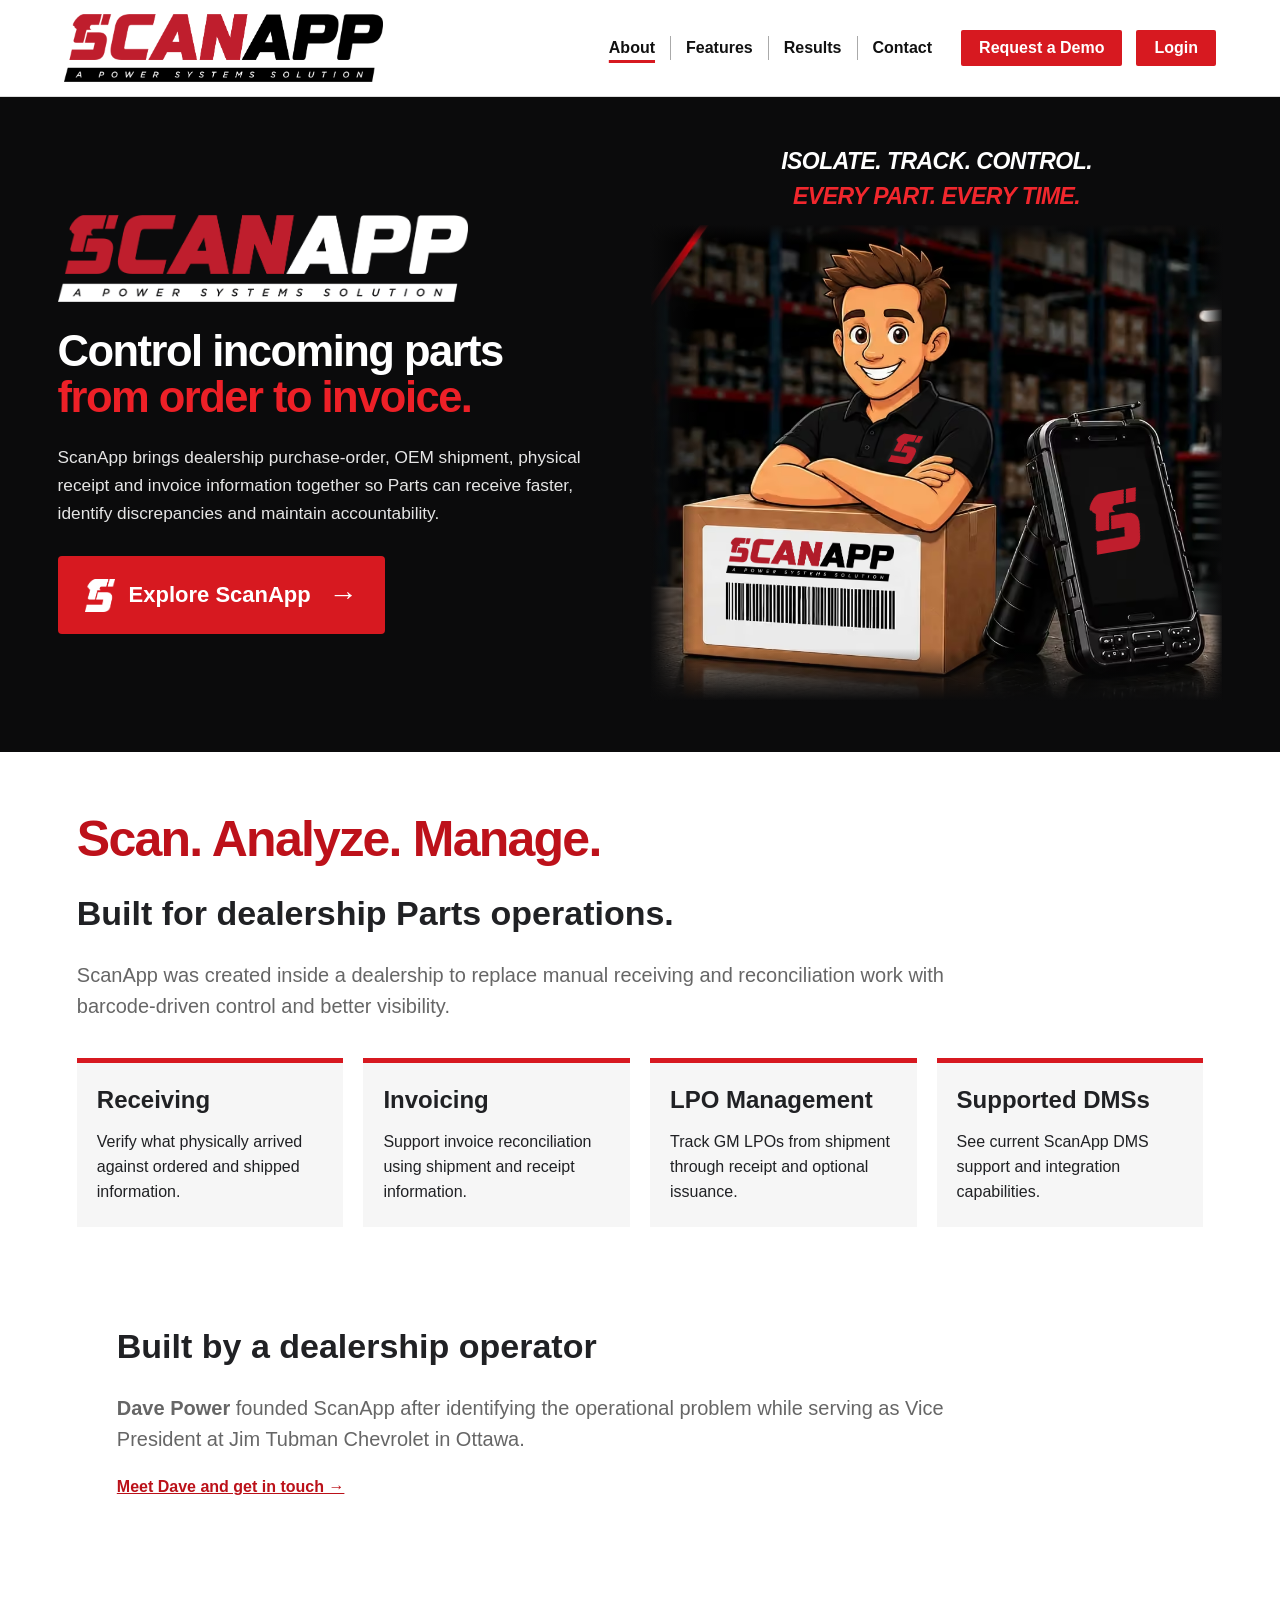
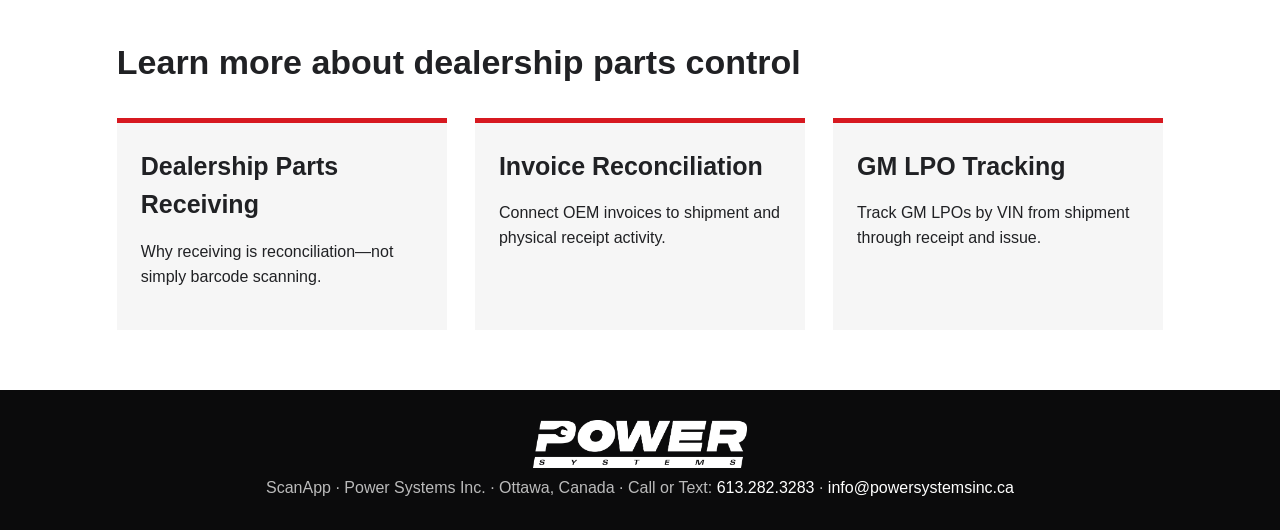
<file: index.html>
<!doctype html>
<html lang="en">
<head>
<!-- Google tag (gtag.js) -->
<script async src="https://www.googletagmanager.com/gtag/js?id=G-S8TZXDFMCD"></script>
<script>
  window.dataLayer = window.dataLayer || [];
  function gtag(){dataLayer.push(arguments);}
  gtag('js', new Date());
  gtag('config', 'G-S8TZXDFMCD');
</script>

  <meta charset="utf-8">
  <meta name="viewport" content="width=device-width,initial-scale=1">
  <meta name="theme-color" content="#0b0b0b">
  <title>Dealership Parts Receiving & Reconciliation Software | ScanApp</title>
  <meta name="description" content="ScanApp connects DMS purchase orders, OEM shipments, physical receipts and invoices to help dealerships receive parts and reconcile exceptions.">
  <link rel="canonical" href="https://www.thescanapp.com/">
  <meta property="og:type" content="website">
  <meta property="og:site_name" content="ScanApp">
  <meta property="og:locale" content="en_CA">
  <meta property="og:title" content="ScanApp | Dealership Parts Receiving">
  <meta property="og:description" content="ScanApp connects DMS purchase orders, OEM shipments, physical receipts and invoices to help dealerships receive parts and reconcile exceptions.">
  <meta property="og:url" content="https://www.thescanapp.com/">
  <meta property="og:image" content="https://www.thescanapp.com/graphics/scanapp-social-share-official.jpg">
  <meta property="og:image:secure_url" content="https://www.thescanapp.com/graphics/scanapp-social-share-official.jpg">
  <meta property="og:image:type" content="image/jpeg">
  <meta property="og:image:width" content="1200">
  <meta property="og:image:height" content="630">
  <meta name="twitter:title" content="ScanApp | Dealership Parts Receiving">
  <meta name="twitter:description" content="ScanApp connects DMS purchase orders, OEM shipments, physical receipts and invoices to help dealerships receive parts and reconcile exceptions.">
  <meta property="og:image:alt" content="ScanApp dealership parts receiving and reconciliation, with official ScanApp branding, a cartoon parts employee, a parts box and a scanner.">
  <meta name="twitter:card" content="summary_large_image">
  <meta name="twitter:image" content="https://www.thescanapp.com/graphics/scanapp-social-share-official.jpg">
  <meta name="twitter:image:alt" content="ScanApp dealership parts receiving and reconciliation, with official ScanApp branding, a cartoon parts employee, a parts box and a scanner.">
  <script type="application/ld+json">{"@context":"https://schema.org","@type":"SoftwareApplication","name":"ScanApp","applicationCategory":"BusinessApplication","operatingSystem":"Web","url":"https://www.thescanapp.com/","description":"Dealership parts receiving, reconciliation and invoicing software that brings DMS purchase orders, OEM shipments, physical receipts and invoices together.","publisher":{"@type":"Organization","name":"Power Systems Inc.","url":"https://www.thescanapp.com/"}}</script>
  <link rel="icon" href="/favicon.ico?v=red-s-20261003" sizes="16x16 32x32 48x48 64x64"><link rel="icon" type="image/png" href="/graphics/S%20ICON_RED.png?v=red-s-20261003">
  <link rel="apple-touch-icon" sizes="180x180" href="/apple-touch-icon.png">
  <link rel="stylesheet" href="site.css">
  <link rel="stylesheet" href="home.css?v=20261003-3">
</head>
<body>
<div data-site-header></div>
<main>
  <section class="sa-home-hero" aria-labelledby="sa-home-title">
    <div class="sa-home-grid">
      <div class="sa-home-copy">
        <img class="sa-home-wordmark" src="graphics/SCANAPP_RED%26WHITE.png" width="1915" height="408" alt="ScanApp" decoding="async">
        <h1 id="sa-home-title">Control incoming parts <span>from order to invoice.</span></h1>
        <p>ScanApp brings dealership purchase-order, OEM shipment, physical receipt and invoice information together so Parts can receive faster, identify discrepancies and maintain accountability.</p>
        <a class="sa-home-cta" href="features.html"><img src="graphics/S%20ICON_WHITE.png" width="595" height="656" alt="" aria-hidden="true">Explore ScanApp <span class="sa-arrow" aria-hidden="true">&rarr;</span></a>
      </div>
      <div class="sa-home-visual">
        <p class="sa-home-tagline"><strong>ISOLATE. TRACK. CONTROL.</strong><span>EVERY PART. EVERY TIME.</span></p>
        <figure class="sa-home-scene">
          <picture>
            <img src="graphics/home/hero-scene-980.avif" width="980" height="816" alt="The ScanApp character with a parts box and rugged handheld scanner." fetchpriority="high" decoding="async">
          </picture>
          <img class="sa-brand-layer sa-box-wordmark" src="graphics/SCANAPP_COLOR.png" width="1915" height="408" alt="" aria-hidden="true">
          <img class="sa-brand-layer sa-shirt-mark" src="graphics/S%20ICON_RED.png" width="595" height="656" alt="" aria-hidden="true">
          <img class="sa-brand-layer sa-scanner-mark" src="graphics/S%20ICON_RED.png" width="595" height="656" alt="" aria-hidden="true">
        </figure>
      </div>
    </div>
  </section>
  <section class="wrap sa-home-main" aria-labelledby="sa-home-capabilities">
    <p class="sa-home-eyebrow">Scan. Analyze. Manage.</p>
    <h2 id="sa-home-capabilities">Built for dealership Parts operations.</h2>
    <p class="lead">ScanApp was created inside a dealership to replace manual receiving and reconciliation work with barcode-driven control and better visibility.</p>
    <div class="feature-links">
      <a href="receiving.html"><h3>Receiving</h3><p>Verify what physically arrived against ordered and shipped information.</p></a>
      <a href="invoicing.html"><h3>Invoicing</h3><p>Support invoice reconciliation using shipment and receipt information.</p></a>
      <a href="lpo.html"><h3>LPO Management</h3><p>Track GM LPOs from shipment through receipt and optional issuance.</p></a>
      <a href="features.html#supported-dms"><h3>Supported DMSs</h3><p>See current ScanApp DMS support and integration capabilities.</p></a>
    </div>
  </section>
  <section class="wrap sa-home-founder" aria-labelledby="sa-founder-title">
    <h2 id="sa-founder-title">Built by a dealership operator</h2>
    <p class="lead"><strong>Dave Power</strong> founded ScanApp after identifying the operational problem while serving as Vice President at Jim Tubman Chevrolet in Ottawa.</p>
    <a href="contact.html">Meet Dave and get in touch &rarr;</a>
  </section>
</main>
<section class="wrap seo-resource-links"><h2>Learn more about dealership parts control</h2><div class="feature-links"><a href="dealership-parts-receiving-software.html"><h3>Dealership Parts Receiving</h3><p>Why receiving is reconciliation—not simply barcode scanning.</p></a><a href="dealership-parts-invoice-reconciliation.html"><h3>Invoice Reconciliation</h3><p>Connect OEM invoices to shipment and physical receipt activity.</p></a><a href="gm-lpo-tracking.html"><h3>GM LPO Tracking</h3><p>Track GM LPOs by VIN from shipment through receipt and issue.</p></a></div></section><div data-site-footer></div>
<script src="site.js"></script>
</body>
</html>
</file>
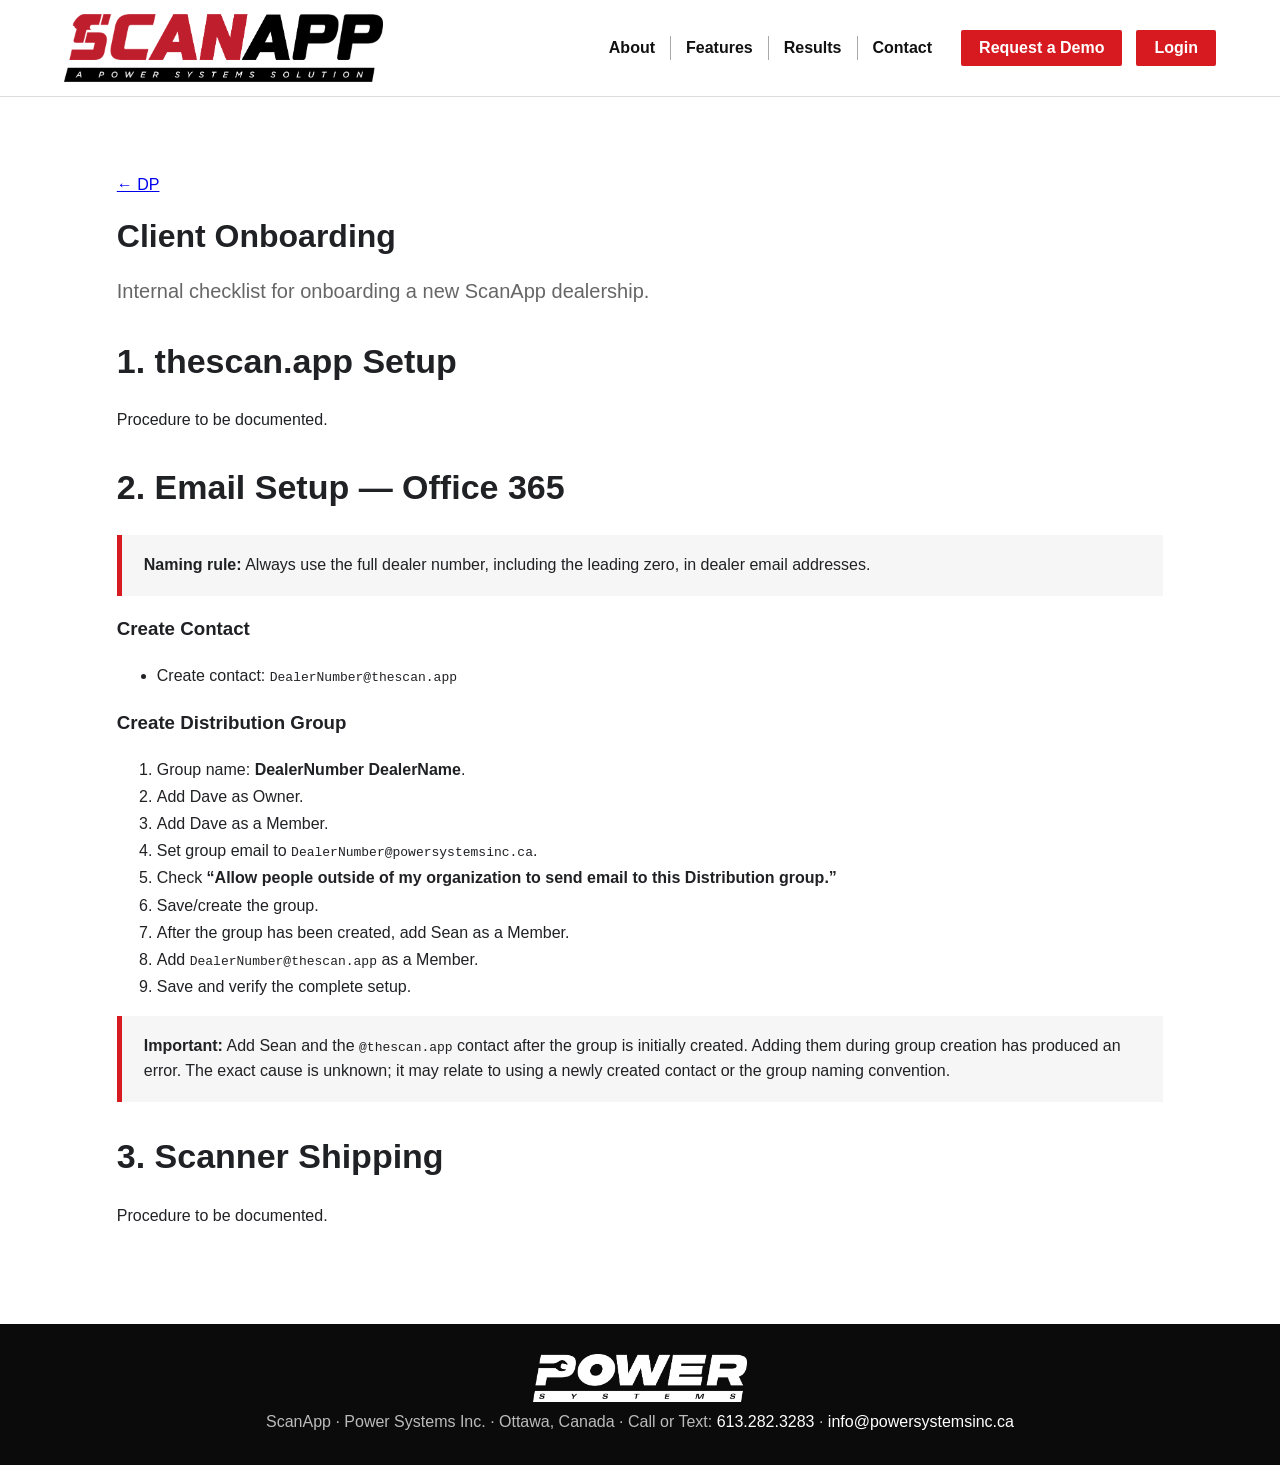
<file: client-onboarding.html>
<!doctype html><html lang="en"><head><!-- Google tag (gtag.js) -->
<script async src="https://www.googletagmanager.com/gtag/js?id=G-S8TZXDFMCD"></script>
<script>window.dataLayer=window.dataLayer||[];function gtag(){dataLayer.push(arguments);}gtag('js',new Date());gtag('config','G-S8TZXDFMCD');</script><meta charset="utf-8"><meta name="viewport" content="width=device-width,initial-scale=1"><meta name="robots" content="noindex,nofollow"><title>Client Onboarding | ScanApp</title><link rel="icon" href="/favicon.ico?v=red-s-20261003"><link rel="stylesheet" href="site.css"><style>.onboard section{margin:36px 0}.onboard ol,.onboard ul{line-height:1.7}.onboard .note{border-left:5px solid var(--red);background:var(--soft);padding:18px 22px}.onboard code{font-size:1em}</style></head><body><div data-site-header></div><main class="wrap onboard"><p><a href="dp.html">← DP</a></p><h1>Client Onboarding</h1><p class="lead">Internal checklist for onboarding a new ScanApp dealership.</p><section><h2>1. thescan.app Setup</h2><p>Procedure to be documented.</p></section><section><h2>2. Email Setup — Office 365</h2><div class="note"><strong>Naming rule:</strong> Always use the full dealer number, including the leading zero, in dealer email addresses.</div><h3>Create Contact</h3><ul><li>Create contact: <code>DealerNumber@thescan.app</code></li></ul><h3>Create Distribution Group</h3><ol><li>Group name: <strong>DealerNumber DealerName</strong>.</li><li>Add Dave as Owner.</li><li>Add Dave as a Member.</li><li>Set group email to <code>DealerNumber@powersystemsinc.ca</code>.</li><li>Check <strong>“Allow people outside of my organization to send email to this Distribution group.”</strong></li><li>Save/create the group.</li><li>After the group has been created, add Sean as a Member.</li><li>Add <code>DealerNumber@thescan.app</code> as a Member.</li><li>Save and verify the complete setup.</li></ol><div class="note"><strong>Important:</strong> Add Sean and the <code>@thescan.app</code> contact after the group is initially created. Adding them during group creation has produced an error. The exact cause is unknown; it may relate to using a newly created contact or the group naming convention.</div></section><section><h2>3. Scanner Shipping</h2><p>Procedure to be documented.</p></section></main><div data-site-footer></div><script src="site.js"></script></body></html>
</file>
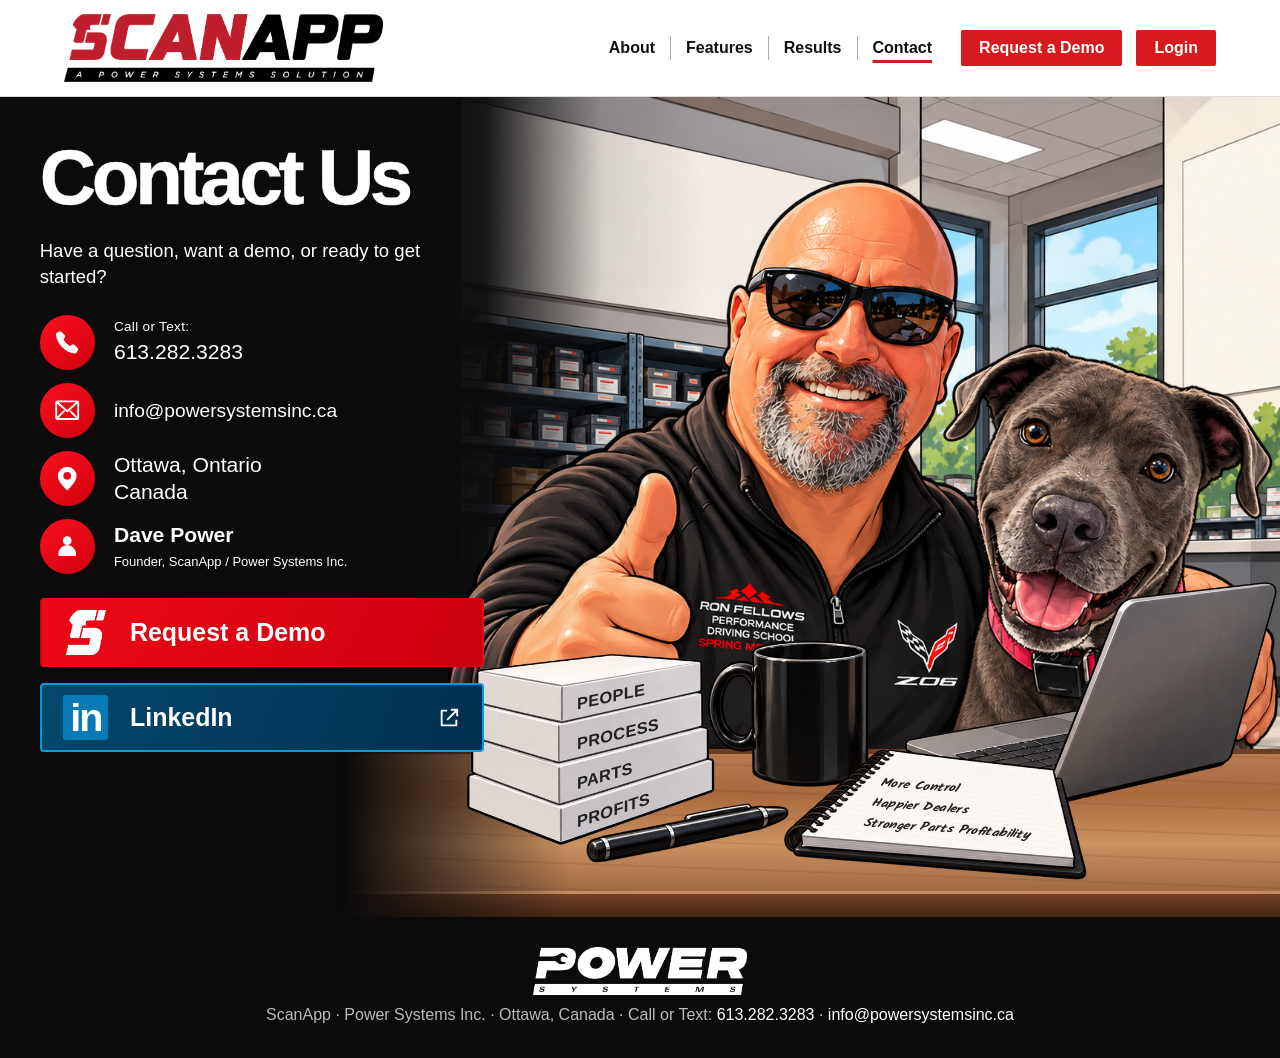
<file: contact.html>
<!doctype html>
<html lang="en">
<head>
<!-- Google tag (gtag.js) -->
<script async src="https://www.googletagmanager.com/gtag/js?id=G-S8TZXDFMCD"></script>
<script>
  window.dataLayer = window.dataLayer || [];
  function gtag(){dataLayer.push(arguments);}
  gtag('js', new Date());
  gtag('config', 'G-S8TZXDFMCD');
</script>

  <meta charset="utf-8">
  <meta name="viewport" content="width=device-width,initial-scale=1">
  <meta http-equiv="Content-Security-Policy" content="script-src 'self'; object-src 'none'; base-uri 'self'">
  <meta name="description" content="Contact Dave Power at ScanApp. Call or text 613.282.3283, request a demo, or learn more about the founder of ScanApp and Power Systems Inc.">
  <title>Contact ScanApp | Dealership Parts Software Demo</title>
  <link rel="canonical" href="https://www.thescanapp.com/contact.html">
  <meta property="og:type" content="website">
  <meta property="og:title" content="Contact ScanApp | Dealership Parts Software Demo">
  <meta property="og:description" content="Contact ScanApp founder Dave Power to discuss dealership parts receiving, invoice reconciliation, GM LPO management or request a ScanApp demonstration.">
  <meta property="og:url" content="https://www.thescanapp.com/contact.html">
  <meta name="twitter:card" content="summary">

  <link rel="icon" href="/favicon.ico?v=red-s-20261003" sizes="16x16 32x32 48x48 64x64"><link rel="icon" type="image/png" href="/graphics/S%20ICON_RED.png?v=red-s-20261003">
  <link rel="preconnect" href="https://fonts.googleapis.com">
  <link rel="preconnect" href="https://fonts.gstatic.com" crossorigin>
  <link href="https://fonts.googleapis.com/css2?family=Kalam:wght@700&display=swap" rel="stylesheet">
  <link rel="stylesheet" href="site.css">
  <link rel="stylesheet" href="contact.css?v=20261003-4">
</head>
<body class="contact-view">
  <a class="contact-skip" href="#contact-heading">Skip to contact information</a>
  <div data-site-header></div>
  <main class="contact-stage" aria-labelledby="contact-heading">
    <picture class="contact-environment" aria-hidden="true">
      <source media="(max-width:800px)" srcset="graphics/ChatGPT%20Image%20Oct%203%2C%202026%2C%2002_50_07%20PM-3.png">
      <img src="graphics/ChatGPT%20Image%20Oct%203%2C%202026%2C%2002_50_04%20PM-2.png" width="1536" height="1024" alt="" fetchpriority="high">
    </picture>
    <div class="contact-shade" aria-hidden="true"></div>

    <section class="contact-information">
      <h1 id="contact-heading">Contact Us</h1>
      <p class="contact-intro">Have a question, want a demo, or ready to get started?</p>
      <div class="contact-details">
        <div class="contact-detail">
          <span class="contact-symbol" aria-hidden="true"><svg viewBox="0 0 24 24"><path d="M6.7 2.5a1.5 1.5 0 0 0-1.7-.3L2.7 3.4a2 2 0 0 0-1 2.1c.7 4.2 2.5 7.9 5.7 11.1 3.1 3.1 6.9 5 11.1 5.7a2 2 0 0 0 2.1-1l1.2-2.3a1.5 1.5 0 0 0-.3-1.7l-3.1-3a1.5 1.5 0 0 0-1.8-.2l-2.3 1.3a14.7 14.7 0 0 1-5.7-5.7l1.3-2.3a1.5 1.5 0 0 0-.2-1.8Z"/></svg></span>
          <div><span class="contact-phone-label">Call or Text:</span><a class="contact-phone" href="tel:+16132823283">613.282.3283</a></div>
        </div>
        <div class="contact-detail">
          <span class="contact-symbol" aria-hidden="true"><svg viewBox="0 0 24 24" class="contact-outline"><rect x="2" y="4" width="20" height="16" rx="1"/><path d="m3 5 9 8 9-8M3 19l6-6m12 6-6-6"/></svg></span>
          <div class="contact-email"><span data-email></span><noscript>Please call or text the number above.</noscript></div>
        </div>
        <div class="contact-detail">
          <span class="contact-symbol" aria-hidden="true"><svg viewBox="0 0 24 24"><path fill-rule="evenodd" d="M12 1.5A8.5 8.5 0 0 0 3.5 10c0 5.7 8.5 13 8.5 13s8.5-7.3 8.5-13A8.5 8.5 0 0 0 12 1.5Zm0 4.8a3.5 3.5 0 1 1 0 7 3.5 3.5 0 0 1 0-7Z"/></svg></span>
          <address>Ottawa, Ontario<br>Canada</address>
        </div>
        <div class="contact-detail contact-person">
          <span class="contact-symbol" aria-hidden="true"><svg viewBox="0 0 24 24"><circle cx="12" cy="7" r="4"/><path d="M4 21v-2a8 8 0 0 1 16 0v2Z"/></svg></span>
          <div><strong>Dave Power</strong><span class="contact-person-title">Founder, ScanApp / Power Systems Inc.</span></div>
        </div>
      </div>
    </section>
    <div class="contact-ctas">
        <a class="contact-cta contact-demo" href="request-demo.html" data-demo-link><img src="graphics/S%20ICON_WHITE.png" width="36" height="36" alt=""><span>Request a Demo</span></a>
        <a class="contact-cta contact-linkedin" href="https://www.linkedin.com/in/thedavepower/" target="_blank" rel="noopener noreferrer"><span class="contact-linkedin-mark" aria-hidden="true">in</span><span>LinkedIn</span><svg class="contact-external" viewBox="0 0 24 24" aria-hidden="true"><path d="M14 3h7v7m0-7L10 14M10 4H4v16h16v-6"/></svg></a>
    </div>

    <div class="contact-illustration">
    <div class="contact-portrait" role="img" aria-label="Illustration of Dave Power giving a thumbs-up with his gray dog beside him.">
      <svg viewBox="0 205 1122 1040" aria-hidden="true"><image href="graphics/ChatGPT%20Image%20Oct%203%2C%202026%2C%2002_49_44%20PM-1.png" width="1122" height="1402"/></svg>
    </div>
    <div class="contact-desktop" aria-hidden="true"></div>
    <div class="contact-props" aria-hidden="true">
      <svg viewBox="0 470 1448 550">
        <image href="graphics/ChatGPT%20Image%20Oct%203%2C%202026%2C%2002_50_10%20PM-4.png" width="1448" height="1086"/>
        <!-- Labels follow each box face with a common left inset. -->
        <g class="contact-prop-writing">
          <text transform="matrix(1,-.215,0,1,205,704)">PEOPLE</text>
          <text transform="matrix(1,-.245,0,1,205,775)">PROCESS</text>
          <text transform="matrix(1,-.285,0,1,205,845)">PARTS</text>
          <text transform="matrix(1,-.325,0,1,205,913)">PROFITS</text>
        </g>
        <g class="contact-note-writing" transform="matrix(1,.075,-.34,.80,740,840)">
          <text x="0" y="0">More Control</text>
          <text x="0" y="44">Happier Dealers</text>
          <text x="0" y="88">Stronger Parts Profitability</text>
        </g>
      </svg>
    </div>
    </div>
  </main>
  <div data-site-footer></div>
  <script src="site.js"></script>
  <script src="contact.js?v=20261003-3"></script>
</body>
</html>
</file>
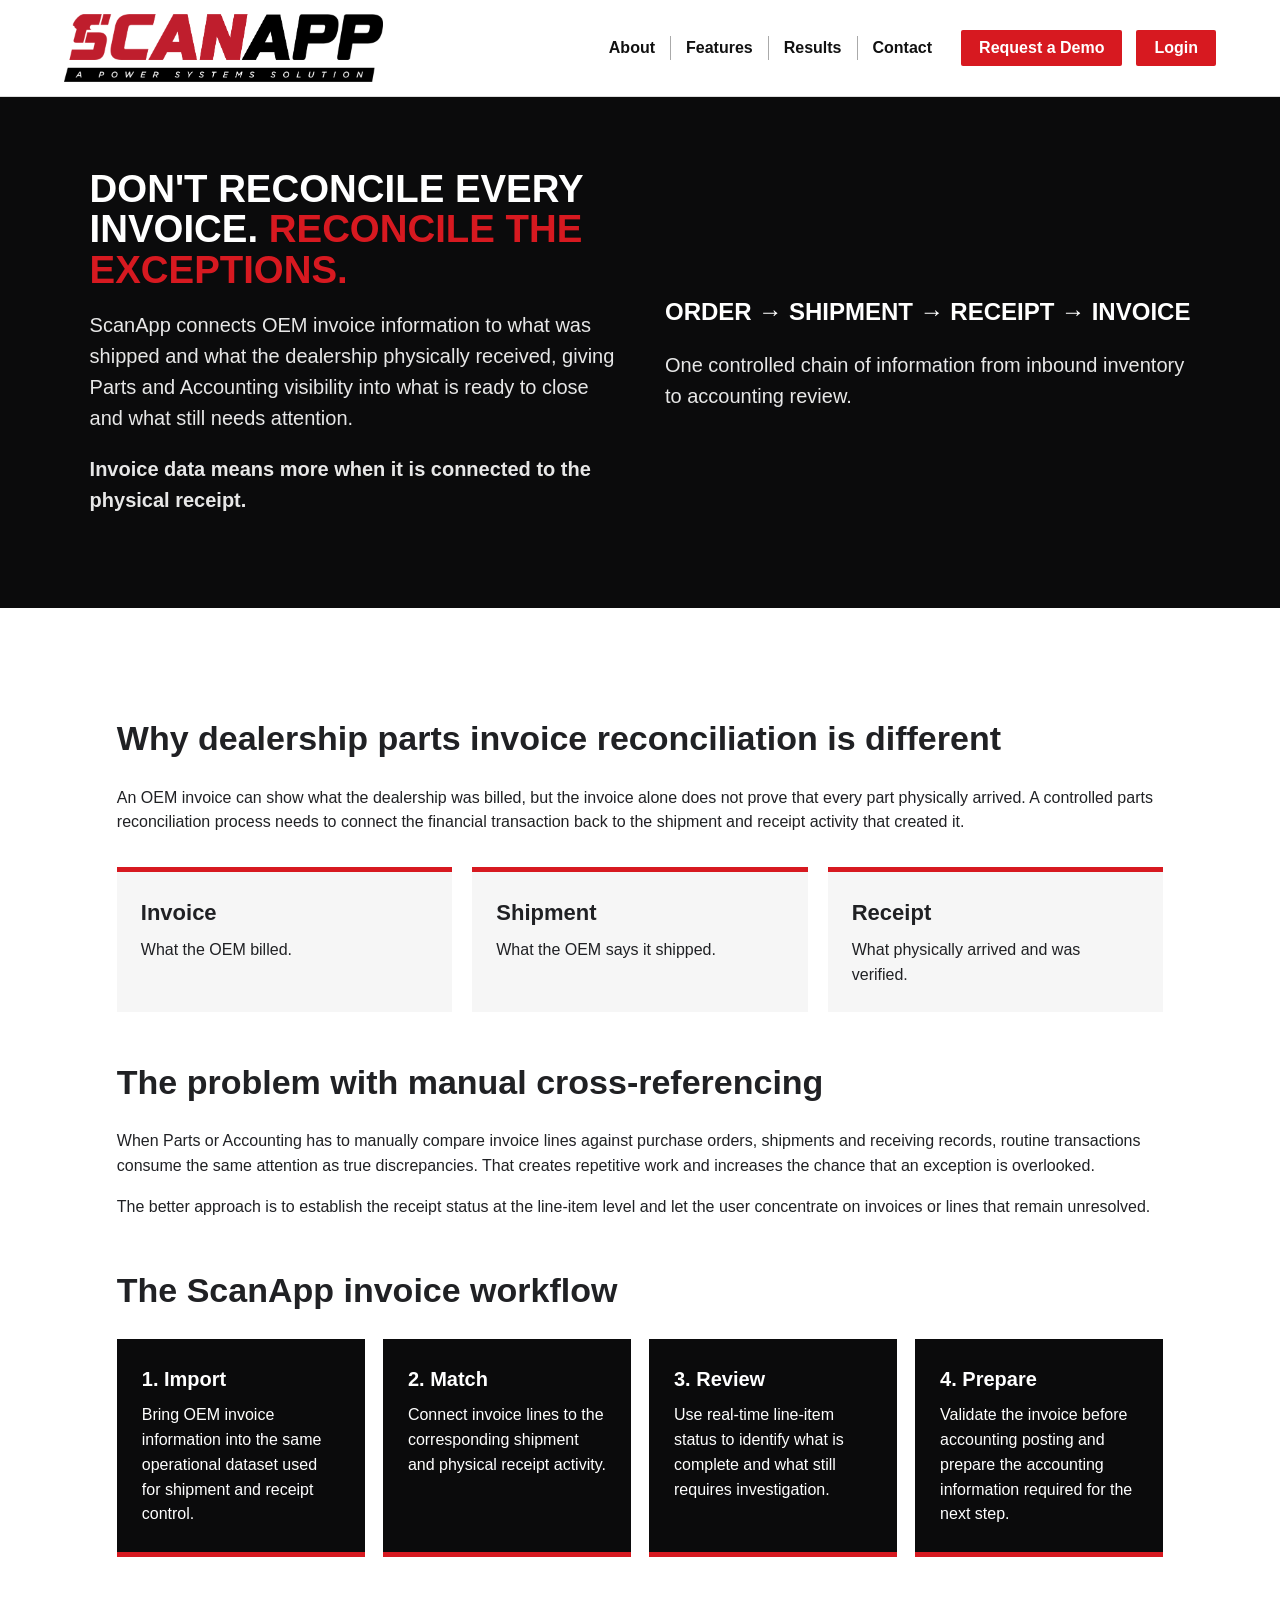
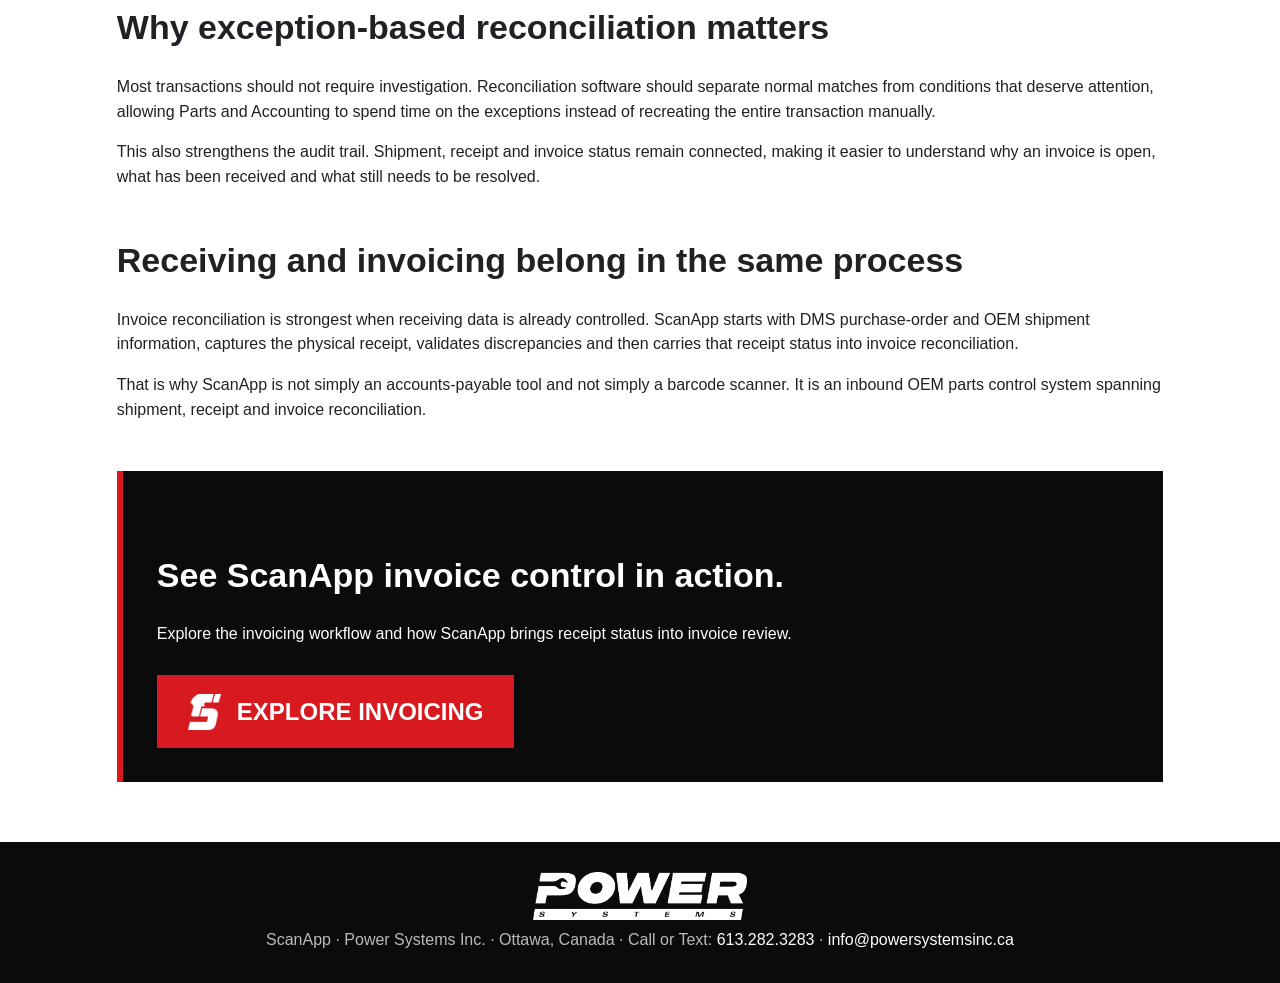
<file: dealership-parts-invoice-reconciliation.html>
<!doctype html><html lang="en"><head>
<!-- Google tag (gtag.js) -->
<script async src="https://www.googletagmanager.com/gtag/js?id=G-S8TZXDFMCD"></script>
<script>
  window.dataLayer = window.dataLayer || [];
  function gtag(){dataLayer.push(arguments);}
  gtag('js', new Date());
  gtag('config', 'G-S8TZXDFMCD');
</script>
<meta charset="utf-8"><meta name="viewport" content="width=device-width,initial-scale=1"><title>Dealership Parts Invoice Reconciliation Software | ScanApp</title><meta name="description" content="Dealership parts invoice reconciliation software that connects OEM invoices to shipment and receipt activity so Parts and Accounting can identify open exceptions before posting."><link rel="canonical" href="https://www.thescanapp.com/dealership-parts-invoice-reconciliation.html"><meta property="og:type" content="article"><meta property="og:title" content="Dealership Parts Invoice Reconciliation Software | ScanApp"><meta property="og:description" content="Connect OEM parts invoices to shipment and physical receipt information, surface exceptions and give Accounting a controlled path to posting."><meta property="og:url" content="https://www.thescanapp.com/dealership-parts-invoice-reconciliation.html"><meta name="twitter:card" content="summary"><link rel="icon" href="/favicon.ico?v=red-s-20261003" sizes="16x16 32x32 48x48 64x64"><link rel="icon" type="image/png" href="/graphics/S%20ICON_RED.png?v=red-s-20261003"><link rel="stylesheet" href="site.css"><style>.seo-invoice-page h2{margin-top:52px}.seo-invoice-grid{display:grid;grid-template-columns:repeat(3,1fr);gap:20px;margin:32px 0}.seo-invoice-card{background:var(--soft);border-top:5px solid var(--red);padding:24px}.seo-invoice-card strong{display:block;font-size:22px;margin-bottom:8px}.seo-invoice-flow{display:grid;grid-template-columns:repeat(4,1fr);gap:18px;margin:30px 0}.seo-invoice-flow div{background:var(--black);color:#fff;padding:25px;border-bottom:5px solid var(--red)}.seo-invoice-flow strong{display:block;font-size:20px;margin-bottom:8px}.seo-invoice-cta{background:var(--black);color:#fff;border-left:6px solid var(--red);padding:34px;margin-top:48px}@media(max-width:800px){.seo-invoice-grid,.seo-invoice-flow{grid-template-columns:1fr}}</style></head><body><div data-site-header></div><section class="hero"><div class="hero-inner"><div><h1>DON'T RECONCILE EVERY INVOICE. <span class="red">RECONCILE THE EXCEPTIONS.</span></h1><p>ScanApp connects OEM invoice information to what was shipped and what the dealership physically received, giving Parts and Accounting visibility into what is ready to close and what still needs attention.</p><p><strong>Invoice data means more when it is connected to the physical receipt.</strong></p></div><div class="invoice-overview"><h2>ORDER → SHIPMENT → RECEIPT → INVOICE</h2><p>One controlled chain of information from inbound inventory to accounting review.</p></div></div></section><main class="wrap seo-invoice-page"><h2>Why dealership parts invoice reconciliation is different</h2><p>An OEM invoice can show what the dealership was billed, but the invoice alone does not prove that every part physically arrived. A controlled parts reconciliation process needs to connect the financial transaction back to the shipment and receipt activity that created it.</p><div class="seo-invoice-grid"><div class="seo-invoice-card"><strong>Invoice</strong><span>What the OEM billed.</span></div><div class="seo-invoice-card"><strong>Shipment</strong><span>What the OEM says it shipped.</span></div><div class="seo-invoice-card"><strong>Receipt</strong><span>What physically arrived and was verified.</span></div></div><h2>The problem with manual cross-referencing</h2><p>When Parts or Accounting has to manually compare invoice lines against purchase orders, shipments and receiving records, routine transactions consume the same attention as true discrepancies. That creates repetitive work and increases the chance that an exception is overlooked.</p><p>The better approach is to establish the receipt status at the line-item level and let the user concentrate on invoices or lines that remain unresolved.</p><h2>The ScanApp invoice workflow</h2><div class="seo-invoice-flow"><div><strong>1. Import</strong><span>Bring OEM invoice information into the same operational dataset used for shipment and receipt control.</span></div><div><strong>2. Match</strong><span>Connect invoice lines to the corresponding shipment and physical receipt activity.</span></div><div><strong>3. Review</strong><span>Use real-time line-item status to identify what is complete and what still requires investigation.</span></div><div><strong>4. Prepare</strong><span>Validate the invoice before accounting posting and prepare the accounting information required for the next step.</span></div></div><h2>Why exception-based reconciliation matters</h2><p>Most transactions should not require investigation. Reconciliation software should separate normal matches from conditions that deserve attention, allowing Parts and Accounting to spend time on the exceptions instead of recreating the entire transaction manually.</p><p>This also strengthens the audit trail. Shipment, receipt and invoice status remain connected, making it easier to understand why an invoice is open, what has been received and what still needs to be resolved.</p><h2>Receiving and invoicing belong in the same process</h2><p>Invoice reconciliation is strongest when receiving data is already controlled. ScanApp starts with DMS purchase-order and OEM shipment information, captures the physical receipt, validates discrepancies and then carries that receipt status into invoice reconciliation.</p><p>That is why ScanApp is not simply an accounts-payable tool and not simply a barcode scanner. It is an inbound OEM parts control system spanning shipment, receipt and invoice reconciliation.</p><div class="seo-invoice-cta"><h2>See ScanApp invoice control in action.</h2><p>Explore the invoicing workflow and how ScanApp brings receipt status into invoice review.</p><a class="btn action-btn" href="invoicing.html"><img src="graphics/S%20ICON_WHITE.png" alt="">EXPLORE INVOICING</a></div></main><div data-site-footer></div><script src="site.js"></script></body></html>
</file>
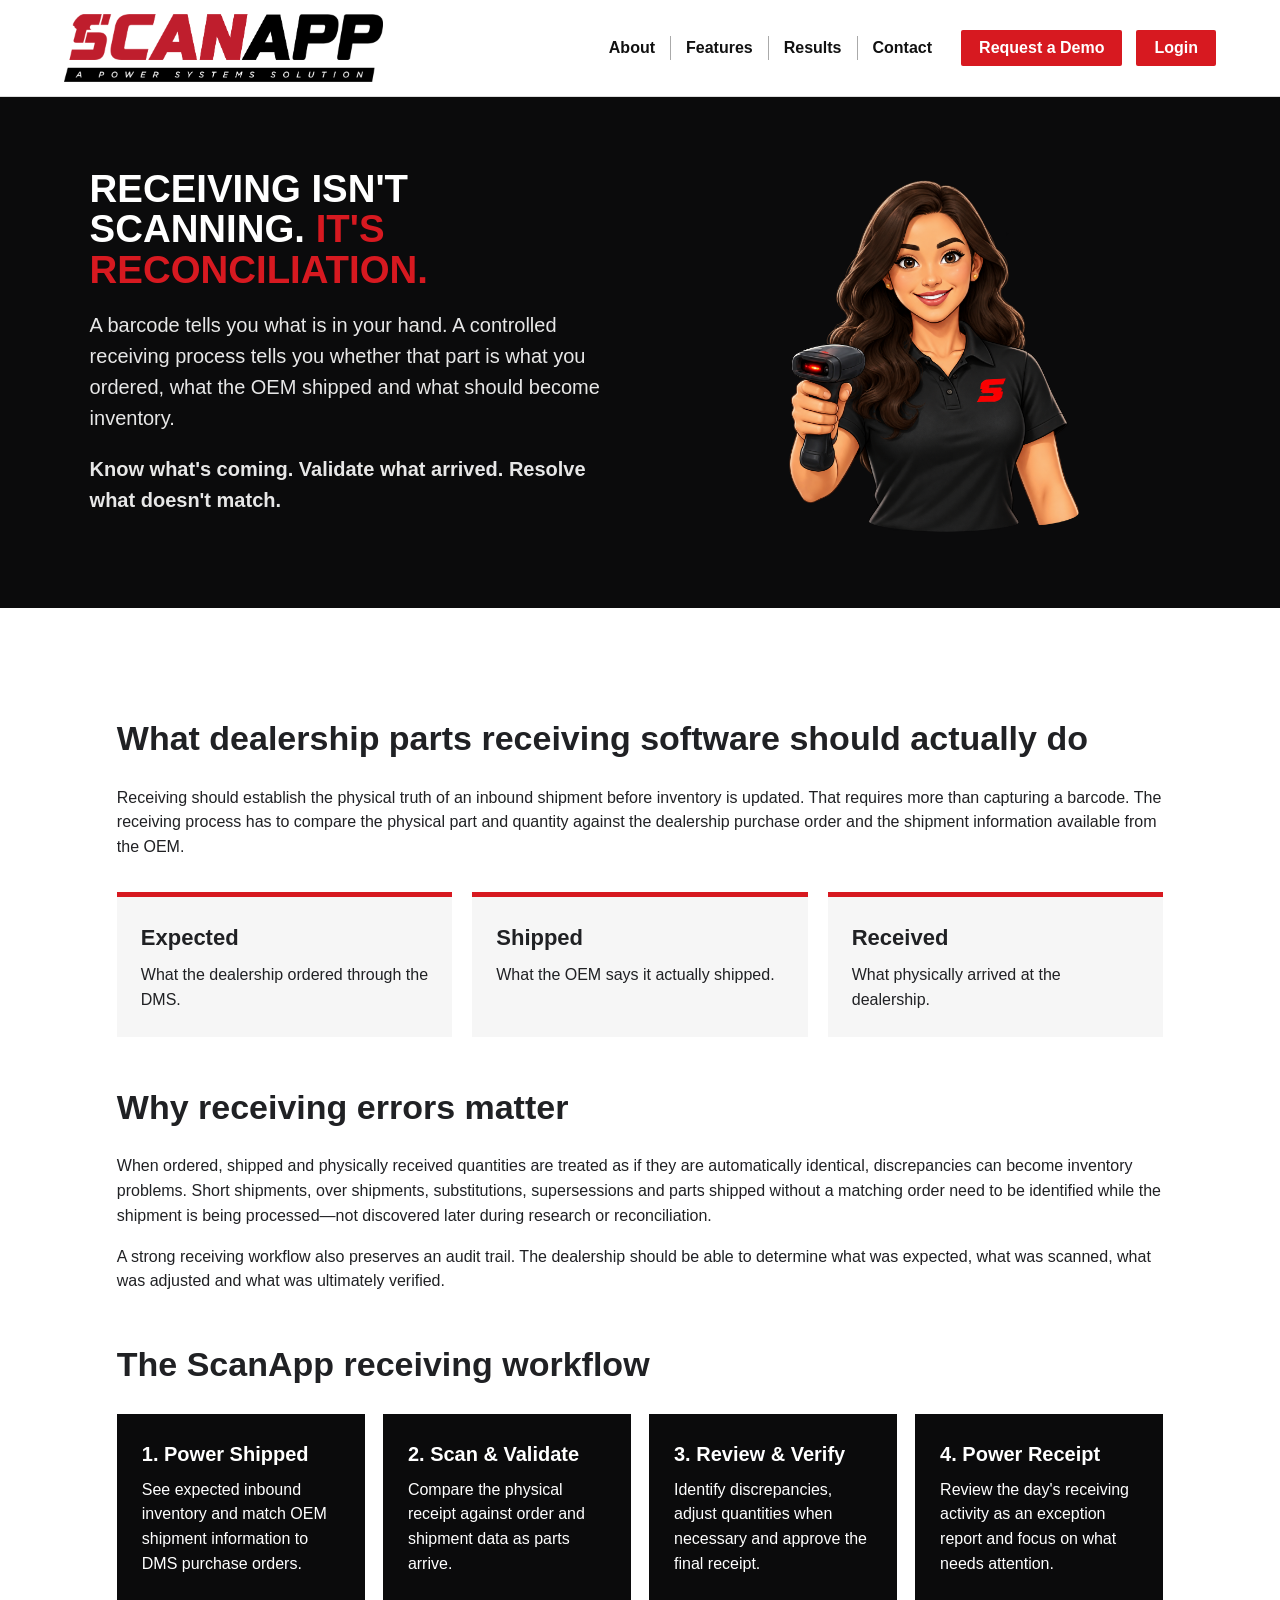
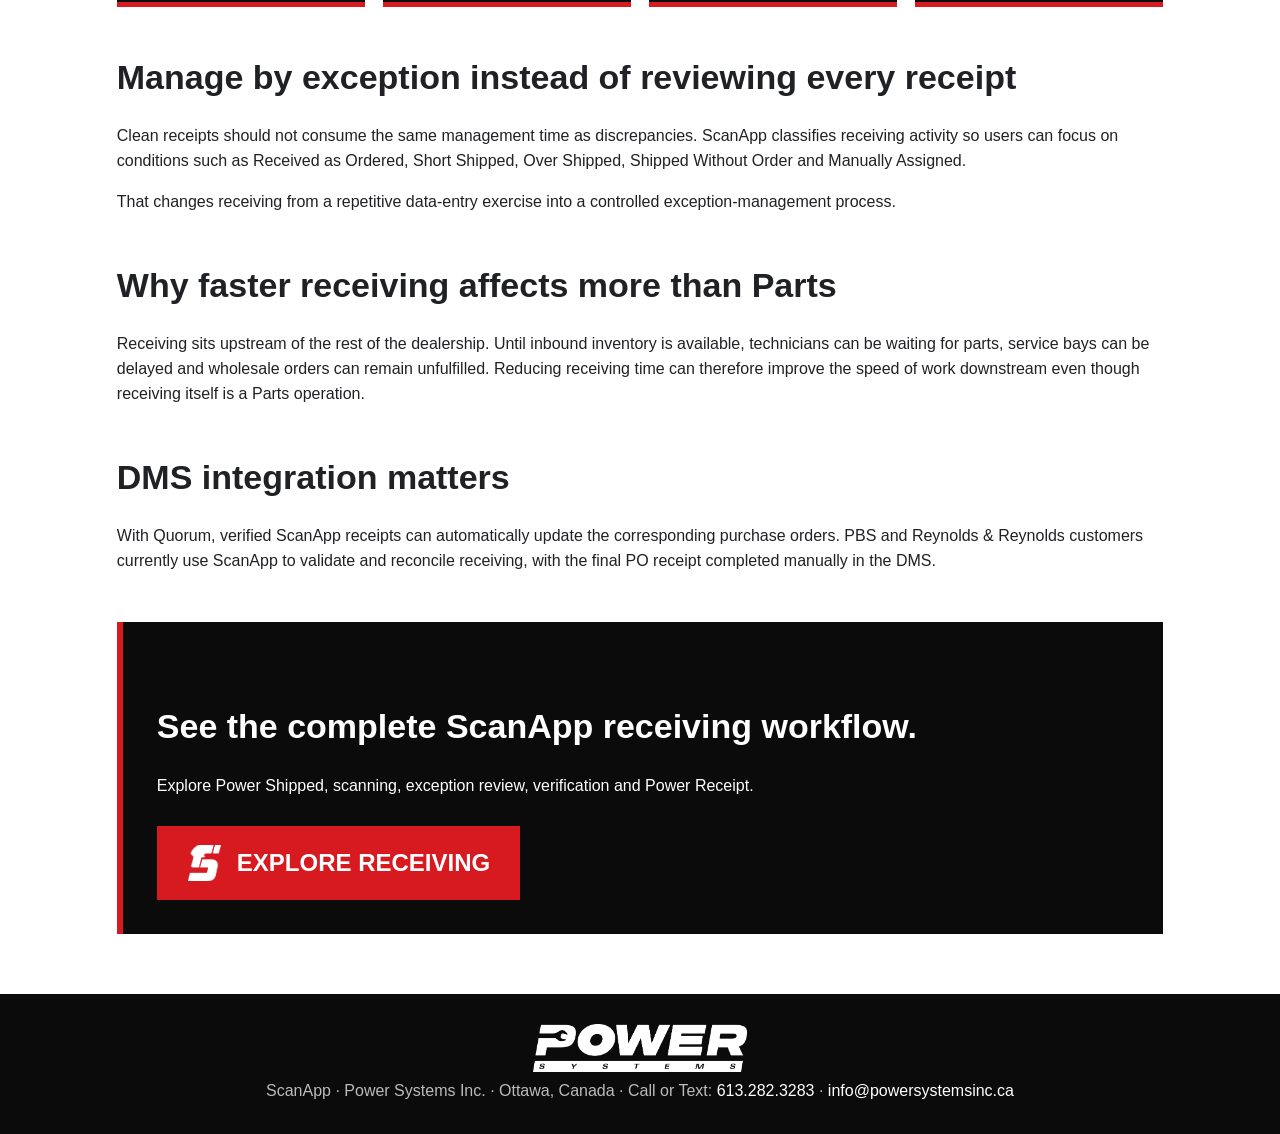
<file: dealership-parts-receiving-software.html>
<!doctype html><html lang="en"><head>
<!-- Google tag (gtag.js) -->
<script async src="https://www.googletagmanager.com/gtag/js?id=G-S8TZXDFMCD"></script>
<script>
  window.dataLayer = window.dataLayer || [];
  function gtag(){dataLayer.push(arguments);}
  gtag('js', new Date());
  gtag('config', 'G-S8TZXDFMCD');
</script>
<meta charset="utf-8"><meta name="viewport" content="width=device-width,initial-scale=1"><title>Dealership Parts Receiving Software | ScanApp</title><meta name="description" content="Dealership parts receiving software that reconciles DMS purchase orders, OEM shipment data and physical receipts to identify discrepancies before inventory is updated."><link rel="canonical" href="https://www.thescanapp.com/dealership-parts-receiving-software.html"><meta property="og:type" content="article"><meta property="og:title" content="Dealership Parts Receiving Software | ScanApp"><meta property="og:description" content="Receiving is more than barcode scanning. Learn how ScanApp validates inbound parts against DMS purchase orders and OEM shipment data before inventory is updated."><meta property="og:url" content="https://www.thescanapp.com/dealership-parts-receiving-software.html"><meta property="og:image" content="https://www.thescanapp.com/graphics/character-parts-female.png"><meta name="twitter:card" content="summary_large_image"><link rel="icon" href="/favicon.ico?v=red-s-20261003" sizes="16x16 32x32 48x48 64x64"><link rel="icon" type="image/png" href="/graphics/S%20ICON_RED.png?v=red-s-20261003"><link rel="stylesheet" href="site.css"><style>.seo-receiving-page h2{margin-top:52px}.seo-receiving-page h3{font-size:24px}.seo-receiving-grid{display:grid;grid-template-columns:repeat(3,1fr);gap:20px;margin:32px 0}.seo-receiving-card{background:var(--soft);border-top:5px solid var(--red);padding:24px}.seo-receiving-card strong{display:block;font-size:22px;margin-bottom:8px}.seo-receiving-chain{display:grid;grid-template-columns:repeat(4,1fr);gap:18px;margin:30px 0}.seo-receiving-chain div{background:var(--black);color:#fff;padding:25px;border-bottom:5px solid var(--red)}.seo-receiving-chain strong{display:block;font-size:20px;margin-bottom:8px}.seo-receiving-cta{background:var(--black);color:#fff;border-left:6px solid var(--red);padding:34px;margin-top:48px}@media(max-width:800px){.seo-receiving-grid,.seo-receiving-chain{grid-template-columns:1fr}}</style></head><body><div data-site-header></div><section class="hero"><div class="hero-inner"><div><h1>RECEIVING ISN'T SCANNING. <span class="red">IT'S RECONCILIATION.</span></h1><p>A barcode tells you what is in your hand. A controlled receiving process tells you whether that part is what you ordered, what the OEM shipped and what should become inventory.</p><p><strong>Know what's coming. Validate what arrived. Resolve what doesn't match.</strong></p></div><div class="receiving-hero-art"><img src="graphics/character-parts-female.png" alt="Dealership parts employee receiving inbound inventory with ScanApp"></div></div></section><main class="wrap seo-receiving-page"><h2>What dealership parts receiving software should actually do</h2><p>Receiving should establish the physical truth of an inbound shipment before inventory is updated. That requires more than capturing a barcode. The receiving process has to compare the physical part and quantity against the dealership purchase order and the shipment information available from the OEM.</p><div class="seo-receiving-grid"><div class="seo-receiving-card"><strong>Expected</strong><span>What the dealership ordered through the DMS.</span></div><div class="seo-receiving-card"><strong>Shipped</strong><span>What the OEM says it actually shipped.</span></div><div class="seo-receiving-card"><strong>Received</strong><span>What physically arrived at the dealership.</span></div></div><h2>Why receiving errors matter</h2><p>When ordered, shipped and physically received quantities are treated as if they are automatically identical, discrepancies can become inventory problems. Short shipments, over shipments, substitutions, supersessions and parts shipped without a matching order need to be identified while the shipment is being processed—not discovered later during research or reconciliation.</p><p>A strong receiving workflow also preserves an audit trail. The dealership should be able to determine what was expected, what was scanned, what was adjusted and what was ultimately verified.</p><h2>The ScanApp receiving workflow</h2><div class="seo-receiving-chain"><div><strong>1. Power Shipped</strong><span>See expected inbound inventory and match OEM shipment information to DMS purchase orders.</span></div><div><strong>2. Scan & Validate</strong><span>Compare the physical receipt against order and shipment data as parts arrive.</span></div><div><strong>3. Review & Verify</strong><span>Identify discrepancies, adjust quantities when necessary and approve the final receipt.</span></div><div><strong>4. Power Receipt</strong><span>Review the day's receiving activity as an exception report and focus on what needs attention.</span></div></div><h2>Manage by exception instead of reviewing every receipt</h2><p>Clean receipts should not consume the same management time as discrepancies. ScanApp classifies receiving activity so users can focus on conditions such as Received as Ordered, Short Shipped, Over Shipped, Shipped Without Order and Manually Assigned.</p><p>That changes receiving from a repetitive data-entry exercise into a controlled exception-management process.</p><h2>Why faster receiving affects more than Parts</h2><p>Receiving sits upstream of the rest of the dealership. Until inbound inventory is available, technicians can be waiting for parts, service bays can be delayed and wholesale orders can remain unfulfilled. Reducing receiving time can therefore improve the speed of work downstream even though receiving itself is a Parts operation.</p><h2>DMS integration matters</h2><p>With Quorum, verified ScanApp receipts can automatically update the corresponding purchase orders. PBS and Reynolds &amp; Reynolds customers currently use ScanApp to validate and reconcile receiving, with the final PO receipt completed manually in the DMS.</p><div class="seo-receiving-cta"><h2>See the complete ScanApp receiving workflow.</h2><p>Explore Power Shipped, scanning, exception review, verification and Power Receipt.</p><a class="btn action-btn" href="receiving.html"><img src="graphics/S%20ICON_WHITE.png" alt="">EXPLORE RECEIVING</a></div></main><div data-site-footer></div><script src="site.js"></script></body></html>
</file>
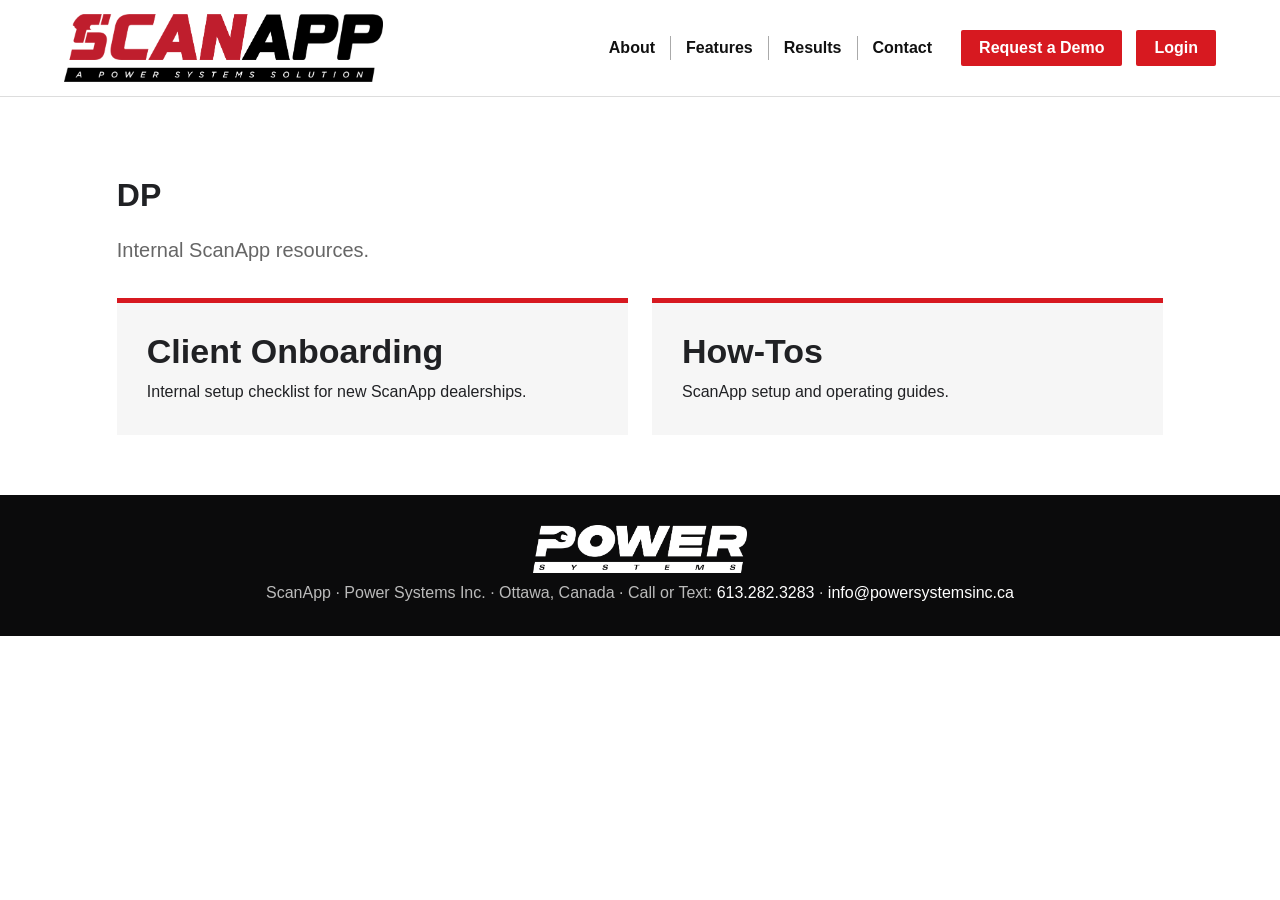
<file: dp.html>
<!doctype html><html lang="en"><head><!-- Google tag (gtag.js) -->
<script async src="https://www.googletagmanager.com/gtag/js?id=G-S8TZXDFMCD"></script>
<script>window.dataLayer=window.dataLayer||[];function gtag(){dataLayer.push(arguments);}gtag('js',new Date());gtag('config','G-S8TZXDFMCD');</script><meta charset="utf-8"><meta name="viewport" content="width=device-width,initial-scale=1"><meta name="robots" content="noindex,nofollow"><title>DP | ScanApp</title><link rel="icon" href="/favicon.ico?v=red-s-20261003"><link rel="stylesheet" href="site.css"><style>.dp-grid{display:grid;grid-template-columns:repeat(2,minmax(0,1fr));gap:24px;margin-top:32px}.dp-card{display:block;padding:30px;background:var(--soft);border-top:5px solid var(--red);color:inherit;text-decoration:none}.dp-card h2{margin:0 0 10px}.dp-card p{margin:0}@media(max-width:700px){.dp-grid{grid-template-columns:1fr}}</style></head><body><div data-site-header></div><main class="wrap"><h1>DP</h1><p class="lead">Internal ScanApp resources.</p><div class="dp-grid"><a class="dp-card" href="client-onboarding.html"><h2>Client Onboarding</h2><p>Internal setup checklist for new ScanApp dealerships.</p></a><a class="dp-card" href="howtos.html"><h2>How-Tos</h2><p>ScanApp setup and operating guides.</p></a></div></main><div data-site-footer></div><script src="site.js"></script></body></html>
</file>
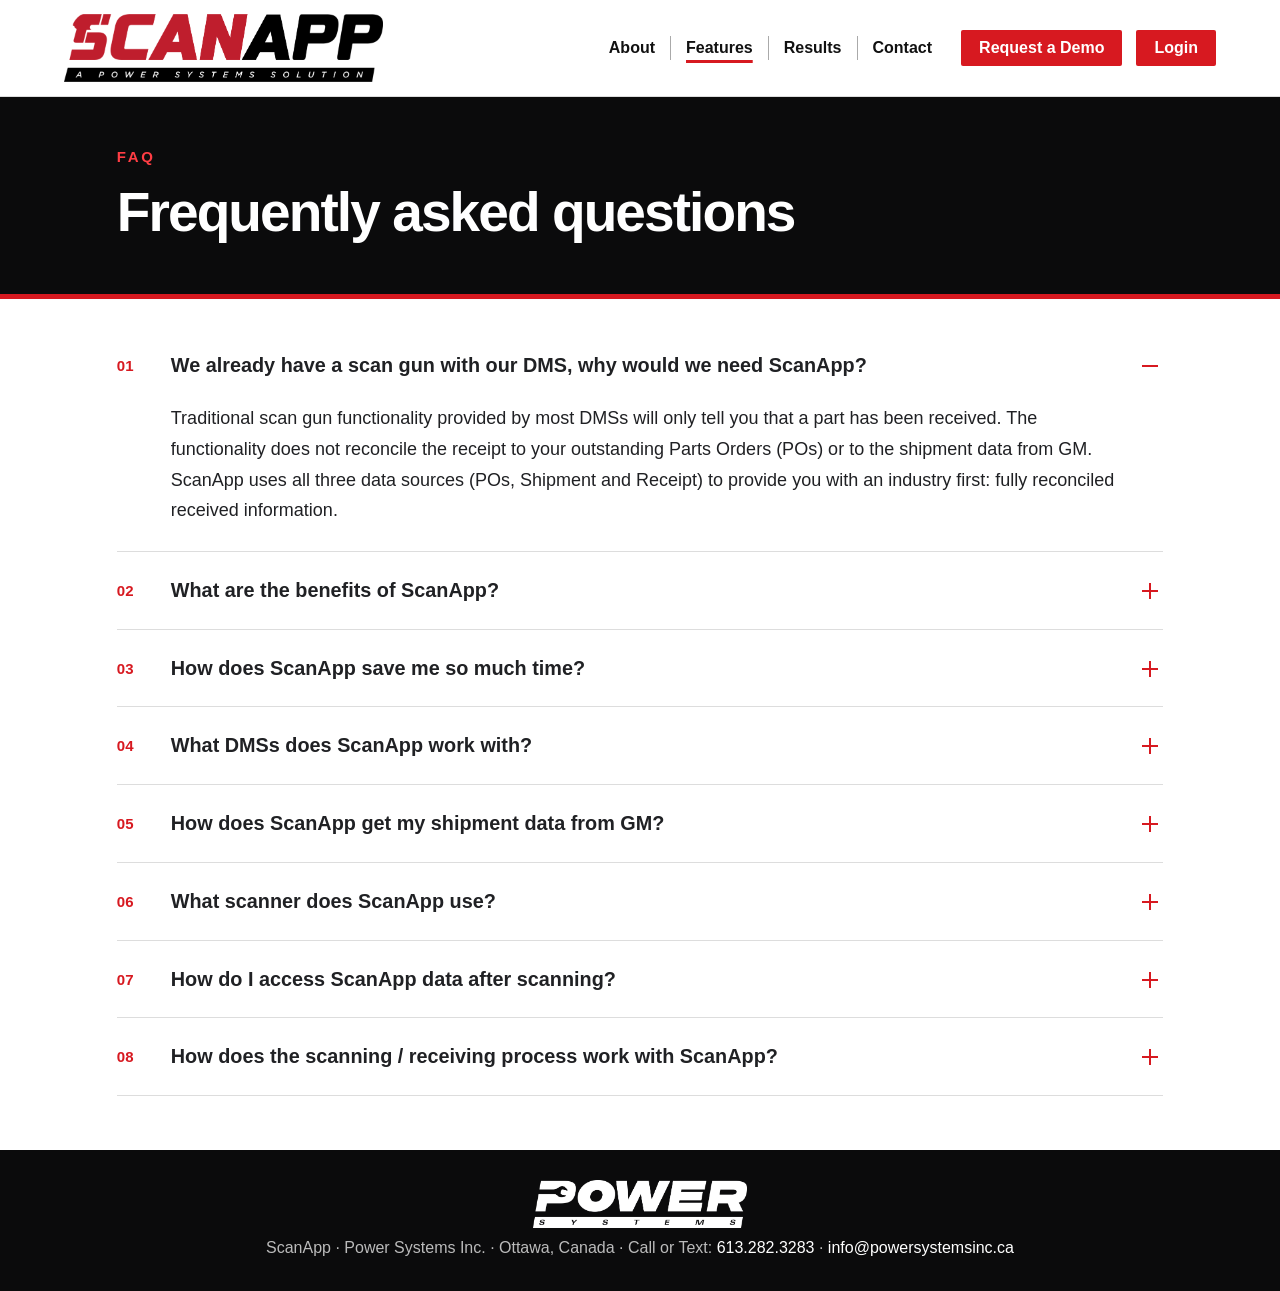
<file: faq.html>
<!doctype html>
<html lang="en">
<head>
<!-- Google tag (gtag.js) -->
<script async src="https://www.googletagmanager.com/gtag/js?id=G-S8TZXDFMCD"></script>
<script>
  window.dataLayer = window.dataLayer || [];
  function gtag(){dataLayer.push(arguments);}
  gtag('js', new Date());
  gtag('config', 'G-S8TZXDFMCD');
</script>

  <meta charset="utf-8">
  <meta name="viewport" content="width=device-width,initial-scale=1">
  <meta name="description" content="Frequently asked questions about ScanApp, dealership parts receiving, DMS data, GM shipments and scanning.">
  <title>FAQ | ScanApp</title>
  <link rel="icon" href="/favicon.ico?v=red-s-20261003" sizes="16x16 32x32 48x48 64x64"><link rel="icon" type="image/png" href="/graphics/S%20ICON_RED.png?v=red-s-20261003">
  <link rel="stylesheet" href="site.css">
  <link rel="stylesheet" href="faq.css?v=20261003-1">
</head>
<body>
  <div data-site-header></div>
  <main class="faq-page" id="main-content">
    <section class="faq-banner" aria-labelledby="faq-heading">
      <div class="faq-container">
        <p class="faq-kicker">FAQ</p>
        <h1 id="faq-heading">Frequently asked questions</h1>
      </div>
    </section>
    <!-- Source: https://thescanapp.com/faq/ ; migrated 2026-10-03.
         The eight questions and answers retain the legacy wording and order.
         Layout/paragraph formatting only; claims have not been independently verified. -->
    <div class="faq-container faq-content">
      <details class="faq-item" id="dms-scanner" open>
        <summary><span class="faq-number" aria-hidden="true">01</span><span class="faq-question">We already have a scan gun with our DMS, why would we need ScanApp?</span><span class="faq-toggle" aria-hidden="true"></span></summary>
        <div class="faq-answer"><p>Traditional scan gun functionality provided by most DMSs will only tell you that a part has been received.  The functionality does not reconcile the receipt to your outstanding Parts Orders (POs) or to the shipment data from GM.  ScanApp uses all three data sources (POs, Shipment and Receipt) to provide you with an industry first: fully reconciled received information.</p></div>
      </details>
      <details class="faq-item" id="benefits">
        <summary><span class="faq-number" aria-hidden="true">02</span><span class="faq-question">What are the benefits of ScanApp?</span><span class="faq-toggle" aria-hidden="true"></span></summary>
        <div class="faq-answer"><p>ScanApp processes and reconciles received parts in a fraction of the time it takes to manually perform the same task.  Further, the receiving function can be done by virtually anyone with very little training or experience needed.  In addition, ScanApp significantly increases accuracy from the current manual process and provides receipt data to interested parties before the workday even begins.  Finally, ScanApp captures all of your receipt data electronically.</p><p>The data can be accessed at any time, months, weeks or even years in the past.</p></div>
      </details>
      <details class="faq-item" id="time-savings">
        <summary><span class="faq-number" aria-hidden="true">03</span><span class="faq-question">How does ScanApp save me so much time?</span><span class="faq-toggle" aria-hidden="true"></span></summary>
        <div class="faq-answer"><p>ScanApp uses our proprietary technology to automate the traditional manual paper ‘tick ‘n bops’ required with the traditional manual receiving and reconciling process.  You will no longer need to manually scan a stack of hundreds of papers looking for a part number to check mark.  At Jim Tubman Chevrolet the time saved was staggering and a welcome relief to the Parts Team.</p></div>
      </details>
      <details class="faq-item" id="supported-dms">
        <summary><span class="faq-number" aria-hidden="true">04</span><span class="faq-question">What DMSs does ScanApp work with?</span><span class="faq-toggle" aria-hidden="true"></span></summary>
        <div class="faq-answer"><!-- Legacy source wording retained for migration. Dave must review the "All DMSs" claim before production launch. -->
<p>All DMSs.  ScanApp is DMS agnostic and can retrieve POs from any DMS via a formatted CSV file export.  Once you sign up for ScanApp we will work with your DMS provider to set up the export that will then be imported into ScanApp daily for order processing.</p></div>
      </details>
      <details class="faq-item" id="gm-shipments">
        <summary><span class="faq-number" aria-hidden="true">05</span><span class="faq-question">How does ScanApp get my shipment data from GM?</span><span class="faq-toggle" aria-hidden="true"></span></summary>
        <div class="faq-answer"><p>GM has a tool available to all dealerships that will export to ScanApp.  Once you sign up for ScanApp we will walk you through the setup process or we will do it on your behalf.  Once setup all GM shipment data will be loaded daily into ScanApp automatically.</p></div>
      </details>
      <details class="faq-item" id="scanner">
        <summary><span class="faq-number" aria-hidden="true">06</span><span class="faq-question">What scanner does ScanApp use?</span><span class="faq-toggle" aria-hidden="true"></span></summary>
        <div class="faq-answer"><!-- Legacy source wording retained for migration. Dave must review scanner inclusion/pricing before production launch. -->
<p>ScanApp is programed to use a proprietary Zebra Touch Scanner.  Once you sign up for ScanApp we will ship you the scanner at no additional charge.  The scanner will connect to your Wi-Fi network and will access ScanApp via your Wi-Fi connection.  No additional computer is needed for the scanning functions.</p></div>
      </details>
      <details class="faq-item" id="review-data">
        <summary><span class="faq-number" aria-hidden="true">07</span><span class="faq-question">How do I access ScanApp data after scanning?</span><span class="faq-toggle" aria-hidden="true"></span></summary>
        <div class="faq-answer"><p>Once scanning is complete users will access the ScanApp data via the web for review and reconciliation of data and then export of the Power Report.</p></div>
      </details>
      <details class="faq-item" id="receiving-process">
        <summary><span class="faq-number" aria-hidden="true">08</span><span class="faq-question">How does the scanning / receiving process work with ScanApp?</span><span class="faq-toggle" aria-hidden="true"></span></summary>
        <div class="faq-answer"><p>Once parts are dropped off by the shipping company the shipping labels are scanned and transmitted to the ScanApp servers.  ScanApp will cross reference POs and GM Shipped data and flag the data according to the following statuses:</p>
<ol>
  <li>Recived As Ordered; part and quantity received as ordered</li>
  <li>Short shipped; quantity shipped less than requested</li>
  <li>Over shipped; quantity shipped is more than requested</li>
  <li>Received w/o Order; Part received was not ordered but was shipped by GM</li>
  <li>Received w/o Order/Ship; Part received was not ordered or listed as shipped by GM</li>
</ol>
<p>Once the scanning function is complete the Parts Clerk has the opportunity to review all scanned items and adjust as required.  Once the review is complete the Clerk will verify the data in ScanApp.  The Parts Analyst then has the opportunity to review the verified data and mark the parts accordingly in your DMS system.  At any time, any user can export the Power Report for the current day or any period of 1 to 31 days.</p>
<p>The Power Report groups scanned and reconciled date by PO order number and can be emailed to any interested parties such as Parts Salespeople interested in knowing the status of parts on order.</p></div>
      </details>
    </div>
  </main>
  <div data-site-footer></div>
  <script src="site.js"></script>
</body>
</html>
</file>
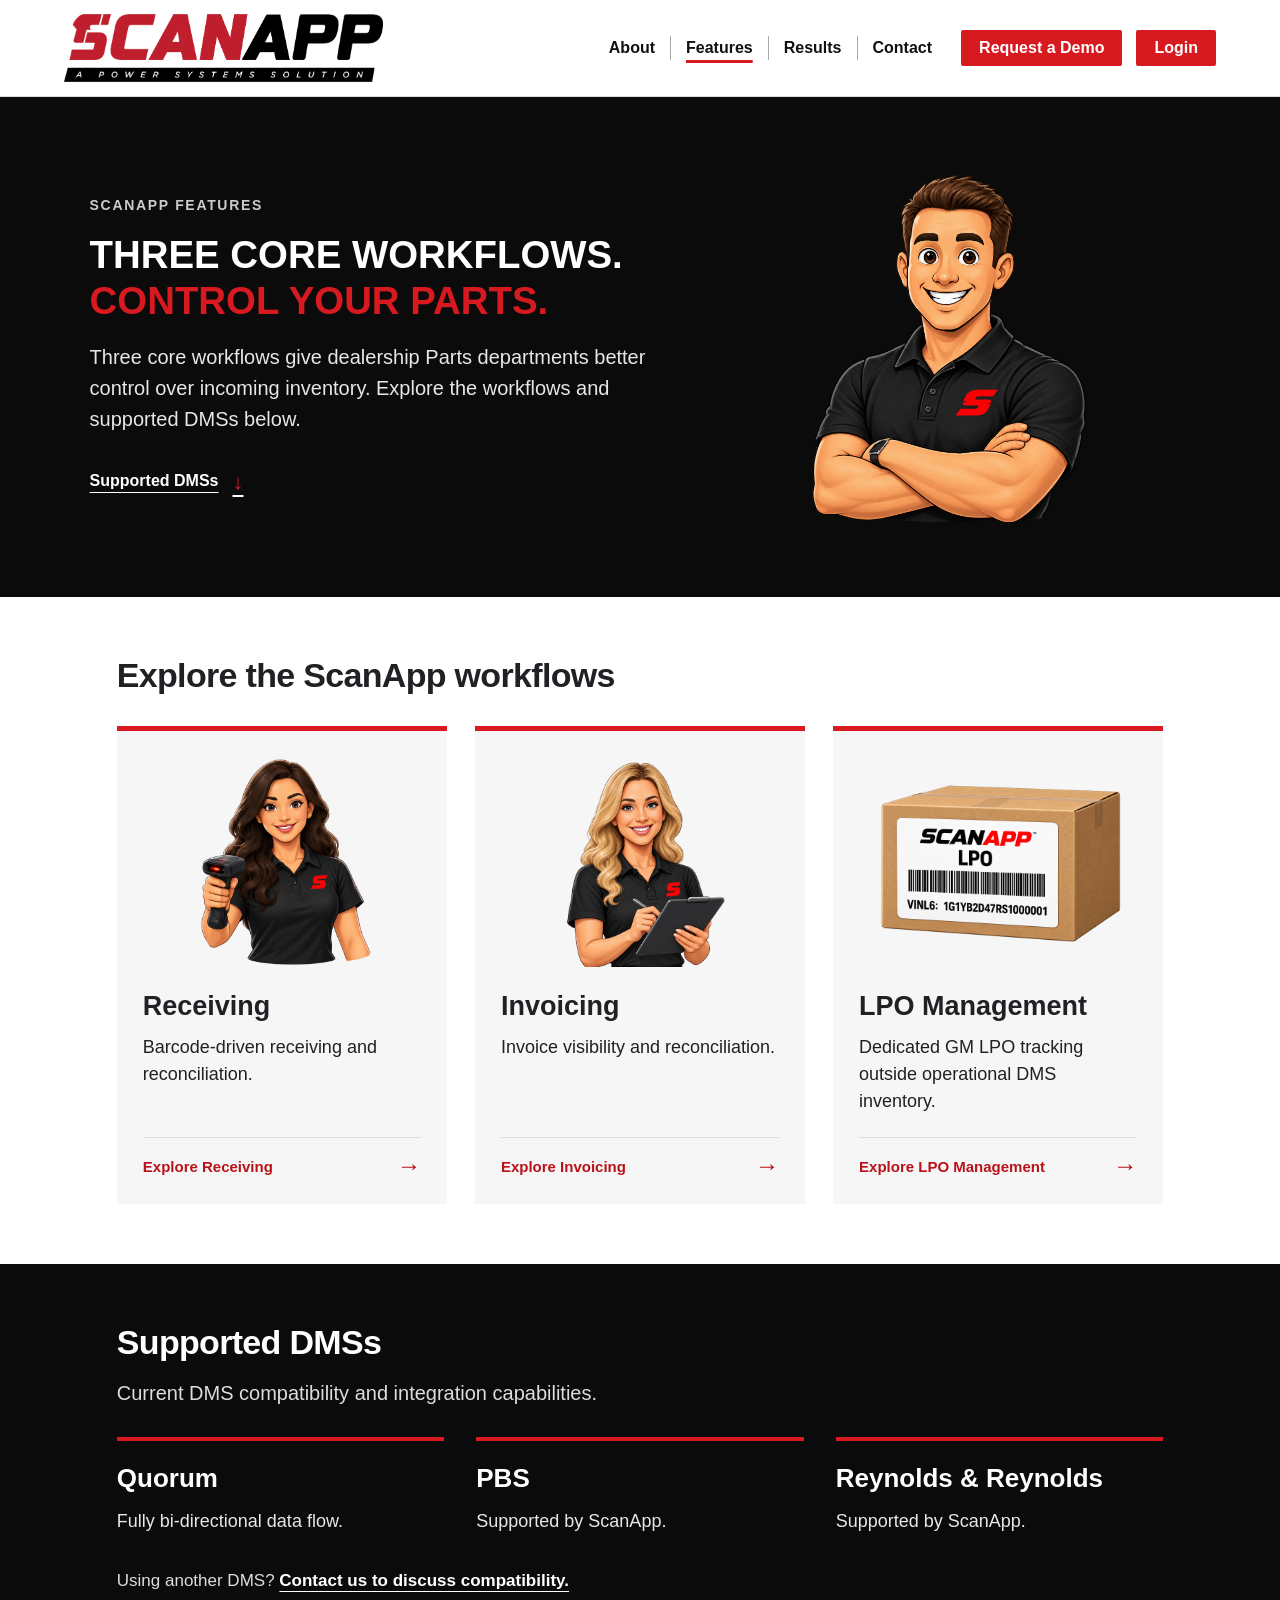
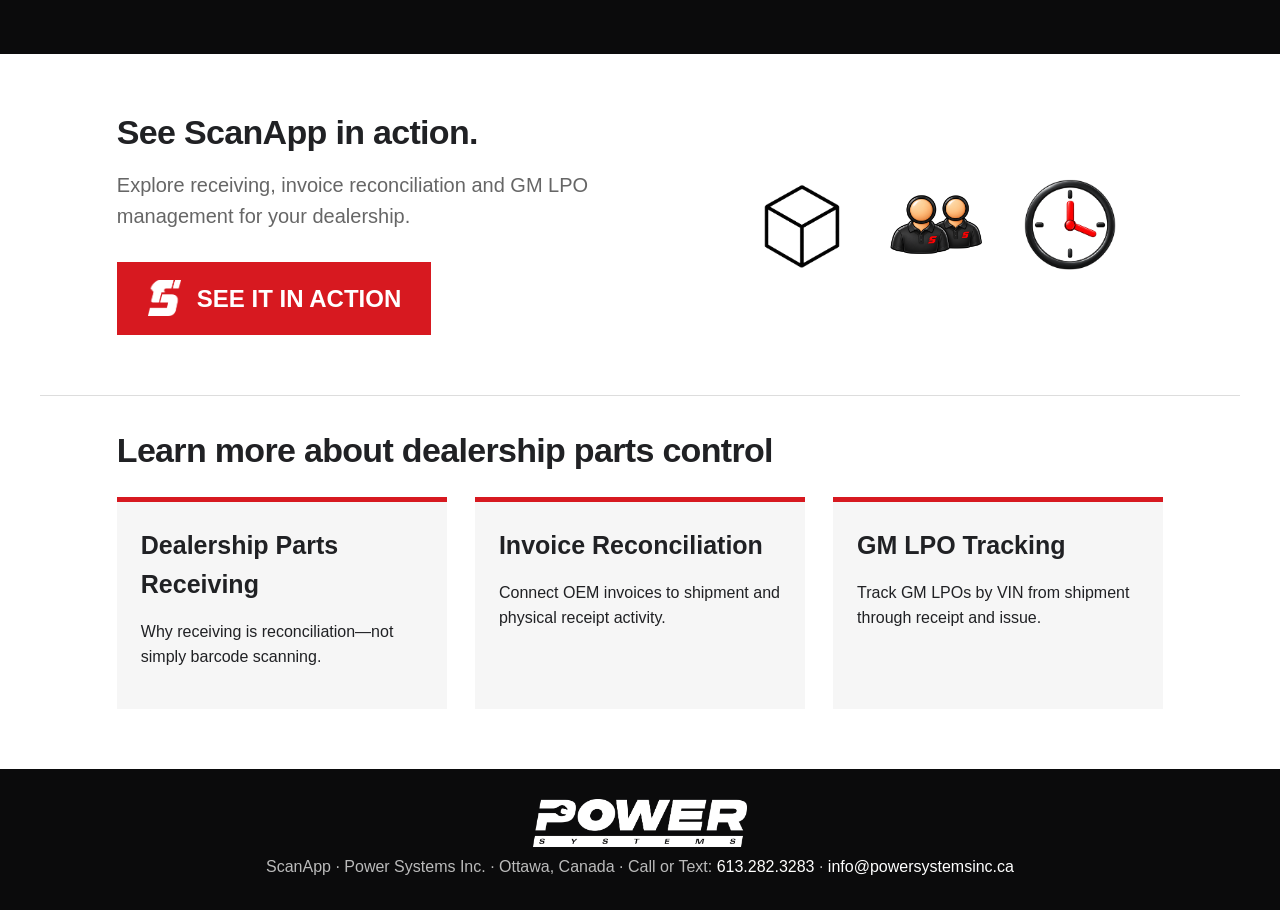
<file: features.html>
<!doctype html>
<html lang="en">
<head>
<!-- Google tag (gtag.js) -->
<script async src="https://www.googletagmanager.com/gtag/js?id=G-S8TZXDFMCD"></script>
<script>
  window.dataLayer = window.dataLayer || [];
  function gtag(){dataLayer.push(arguments);}
  gtag('js', new Date());
  gtag('config', 'G-S8TZXDFMCD');
</script>

  <meta charset="utf-8">
  <meta name="viewport" content="width=device-width,initial-scale=1">
  <title>Dealership Parts Software Features | ScanApp</title>
  <meta name="description" content="Explore ScanApp dealership parts software for receiving, invoice reconciliation and GM LPO management, plus current DMS integration capabilities.">
  <link rel="canonical" href="https://www.thescanapp.com/features.html">
  <meta property="og:type" content="website">
  <meta property="og:title" content="Dealership Parts Software Features | ScanApp">
  <meta property="og:description" content="Receiving, invoice reconciliation, GM LPO management and DMS integration tools built for dealership Parts operations.">
  <meta property="og:url" content="https://www.thescanapp.com/features.html">
  <meta name="twitter:card" content="summary_large_image">
  <link rel="icon" href="/favicon.ico?v=red-s-20261003" sizes="16x16 32x32 48x48 64x64"><link rel="icon" type="image/png" href="/graphics/S%20ICON_RED.png?v=red-s-20261003">
  <link rel="stylesheet" href="site.css">
  <link rel="stylesheet" href="home.css?v=20261003-2">
<style>
/* Features page only: follow the established Receiving and Invoicing style. */
.features-page .features-hero{min-height:500px;padding-block:42px;display:flex;align-items:center}
.features-page .features-hero .hero-inner{width:100%;grid-template-columns:minmax(0,1.1fr) minmax(0,.9fr)!important;gap:48px}
.features-page .hero h1{font-size:clamp(38px,3.4vw,50px)!important;max-width:610px}
.features-page .hero h1 span{display:block;margin-top:6px}
.features-page .features-eyebrow{font-size:14px;color:#ccc;text-transform:uppercase;font-weight:700;letter-spacing:.12em;margin:0 0 18px}
.features-page .hero .lead{color:#e7e7e7;font-size:20px}
.features-page .features-hero-art{display:flex;align-items:center;justify-content:center}
.features-page .features-hero-art img{display:block;width:auto;max-width:100%;height:360px;object-fit:contain}
.features-page .features-dms-link{display:inline-flex;align-items:center;gap:14px;color:#fff;font-weight:700;font-size:16px;margin-top:10px;text-underline-offset:6px}
.features-page .features-dms-link span{color:var(--red);font-size:22px;text-decoration:none}
.features-page .wrap h2{margin:0;letter-spacing:-.02em}
.features-page .features-workflows>.lead{margin:16px 0 0}
.features-page .features-workflow-grid{display:grid;grid-template-columns:repeat(3,minmax(0,1fr));gap:28px;margin-top:32px}
.features-page .features-workflow-card{display:flex;flex-direction:column;background:var(--soft);border-top:5px solid var(--red);padding:26px;color:var(--ink);text-decoration:none;min-width:0}
.features-page .features-workflow-art{height:210px;display:flex;align-items:center;justify-content:center;margin-bottom:24px}
.features-page .features-workflow-art img{height:100%;width:100%;object-fit:contain;display:block}
.features-page .features-workflow-card h3{font-size:27px;line-height:1.15;margin:0 0 12px}
.features-page .features-workflow-card p{margin:0 0 22px;font-size:18px;line-height:1.5}
.features-page .features-card-link{display:flex;align-items:center;justify-content:space-between;gap:12px;border-top:1px solid #ddd;padding-top:16px;margin-top:auto;font-size:15px;font-weight:700;color:#b91219}
.features-page .features-card-link span{font-size:24px;line-height:1}
.features-page .features-workflow-card:hover{background:#ededed}
.features-page .features-dms{scroll-margin-top:110px}
.features-page .features-dms .lead{margin:16px 0 28px}
.features-page .features-dms-grid{display:grid;grid-template-columns:repeat(3,minmax(0,1fr));gap:32px}
.features-page .features-dms-grid article{border-top:4px solid var(--red);padding:22px 0 0}
.features-page .features-dms-grid h3{font-size:26px;line-height:1.2;margin:0 0 14px}
.features-page .features-dms-grid p{margin:0;color:#e7e7e7;font-size:18px}
.features-page .features-dms-contact{margin:32px 0 0;font-size:17px;color:#ddd}
.features-page .features-dms-contact a{color:#fff;font-weight:700;text-underline-offset:5px}
.features-page .features-close .split{grid-template-columns:1.2fr 1fr;gap:48px}
.features-page .features-close .lead{margin:18px 0}
.features-page .features-close-art{display:flex;align-items:center;justify-content:center;gap:24px}
.features-page .features-close-art img{height:110px;width:110px;object-fit:contain;max-width:30%}
.features-page .seo-resource-links{padding-top:36px;border-top:1px solid #ddd}
.features-page .seo-resource-links .feature-links{margin-top:28px}
.features-page a:focus-visible{outline:3px solid var(--red);outline-offset:5px}
.features-page .black a:focus-visible{outline-color:#fff}
@media(max-width:1050px){.features-page .features-workflow-grid{gap:20px}.features-page .features-workflow-card{padding:22px}.features-page .features-workflow-card h3{font-size:25px}.features-page .features-workflow-art{height:185px}}
@media(max-width:900px){.features-page .features-hero .hero-inner{grid-template-columns:1fr!important;gap:28px}.features-page .features-hero{min-height:0}.features-page .features-hero-art img{height:320px}.features-page .features-dms-grid{gap:24px}.features-page .features-dms-grid h3{font-size:23px}.features-page .features-close .split{grid-template-columns:1fr;gap:28px}.features-page .features-close-art{justify-content:flex-start}}
@media(max-width:700px){.features-page .features-workflow-grid,.features-page .features-dms-grid{grid-template-columns:1fr;gap:24px}.features-page .features-workflow-card{display:grid;grid-template-columns:110px minmax(0,1fr);gap:16px 22px}.features-page .features-workflow-art{grid-row:1/4;height:160px;margin:0}.features-page .features-workflow-card h3,.features-page .features-workflow-card p,.features-page .features-card-link{grid-column:2;margin:0}.features-page .features-card-link{padding-top:12px}.features-page .features-workflow-card p{font-size:17px}.features-page .features-dms-grid article{padding-top:18px}}
@media(max-width:600px){.features-page .features-hero{padding-block:34px}.features-page .hero h1{font-size:36px!important}.features-page .hero .lead{font-size:18px}.features-page .features-hero-art img{height:270px}.features-page .wrap h2{font-size:30px}.features-page .features-workflow-card{grid-template-columns:90px minmax(0,1fr);gap:14px 18px;padding:22px 18px}.features-page .features-workflow-art{height:145px}.features-page .features-workflow-card h3{font-size:24px}.features-page .features-card-link{font-size:14px}.features-page .features-close-art{gap:18px}.features-page .features-close-art img{width:85px;height:85px}.features-page .features-dms{scroll-margin-top:80px}}
@media(max-width:360px){.features-page .features-workflow-card{grid-template-columns:1fr}.features-page .features-workflow-art{grid-row:auto;height:170px}.features-page .features-workflow-card h3,.features-page .features-workflow-card p,.features-page .features-card-link{grid-column:1}}
</style>
</head>
<body class="features-page">
<div data-site-header></div>
<main>
<section class="hero features-hero"><div class="hero-inner">
<div><p class="features-eyebrow">ScanApp Features</p><h1>THREE CORE WORKFLOWS.<span class="red">CONTROL YOUR PARTS.</span></h1>
<p class="lead">Three core workflows give dealership Parts departments better control over incoming inventory. Explore the workflows and supported DMSs below.</p>
<a class="features-dms-link" href="#supported-dms">Supported DMSs <span aria-hidden="true">↓</span></a></div>
<div class="features-hero-art"><img src="graphics/character-parts-male.png" alt="ScanApp Parts team member" fetchpriority="high"></div>
</div></section>
<section class="wrap features-workflows"><h2>Explore the ScanApp workflows</h2>
<div class="features-workflow-grid">
<a class="features-workflow-card" href="receiving.html"><div class="features-workflow-art"><img src="graphics/character-parts-female.png" alt="" loading="lazy" decoding="async"></div><h3>Receiving</h3><p>Barcode-driven receiving and reconciliation.</p><div class="features-card-link">Explore Receiving <span aria-hidden="true">→</span></div></a>
<a class="features-workflow-card" href="invoicing.html"><div class="features-workflow-art"><img src="graphics/character-sales-female.png" alt="" loading="lazy" decoding="async"></div><h3>Invoicing</h3><p>Invoice visibility and reconciliation.</p><div class="features-card-link">Explore Invoicing <span aria-hidden="true">→</span></div></a>
<a class="features-workflow-card" href="lpo.html"><div class="features-workflow-art"><img src="graphics/lpo-box.png" alt="" loading="lazy" decoding="async"></div><h3>LPO Management</h3><p>Dedicated GM LPO tracking outside operational DMS inventory.</p><div class="features-card-link">Explore LPO Management <span aria-hidden="true">→</span></div></a>
</div></section>
<section id="supported-dms" class="black features-dms" aria-labelledby="sa-dms-title"><div class="wrap">
<h2 id="sa-dms-title">Supported DMSs</h2><p class="lead">Current DMS compatibility and integration capabilities.</p>
<div class="features-dms-grid">
<article><h3>Quorum</h3><p>Fully bi-directional data flow.</p></article>
<article><h3>PBS</h3><p>Supported by ScanApp.</p></article>
<article><h3>Reynolds &amp; Reynolds</h3><p>Supported by ScanApp.</p></article>
</div><p class="features-dms-contact">Using another DMS? <a data-demo-cta href="request-demo.html">Contact us to discuss compatibility.</a></p>
</div></section>
<section class="wrap features-close"><div class="split"><div><h2>See ScanApp in action.</h2><p class="lead">Explore receiving, invoice reconciliation and GM LPO management for your dealership.</p><a data-demo-cta class="btn action-btn" href="request-demo.html"><img src="graphics/S%20ICON_WHITE.png" alt="">SEE IT IN ACTION</a></div>
<div class="features-close-art" aria-hidden="true"><img src="graphics/icon-inventory.png" alt="" loading="lazy" decoding="async"><img src="graphics/icon-accountability.png" alt="" loading="lazy" decoding="async"><img src="graphics/icon-save-time.png" alt="" loading="lazy" decoding="async"></div></div></section>
</main>
<section class="wrap seo-resource-links"><h2>Learn more about dealership parts control</h2><div class="feature-links"><a href="dealership-parts-receiving-software.html"><h3>Dealership Parts Receiving</h3><p>Why receiving is reconciliation—not simply barcode scanning.</p></a><a href="dealership-parts-invoice-reconciliation.html"><h3>Invoice Reconciliation</h3><p>Connect OEM invoices to shipment and physical receipt activity.</p></a><a href="gm-lpo-tracking.html"><h3>GM LPO Tracking</h3><p>Track GM LPOs by VIN from shipment through receipt and issue.</p></a></div></section><div data-site-footer></div>
<script src="site.js"></script>
</body>
</html>
</file>
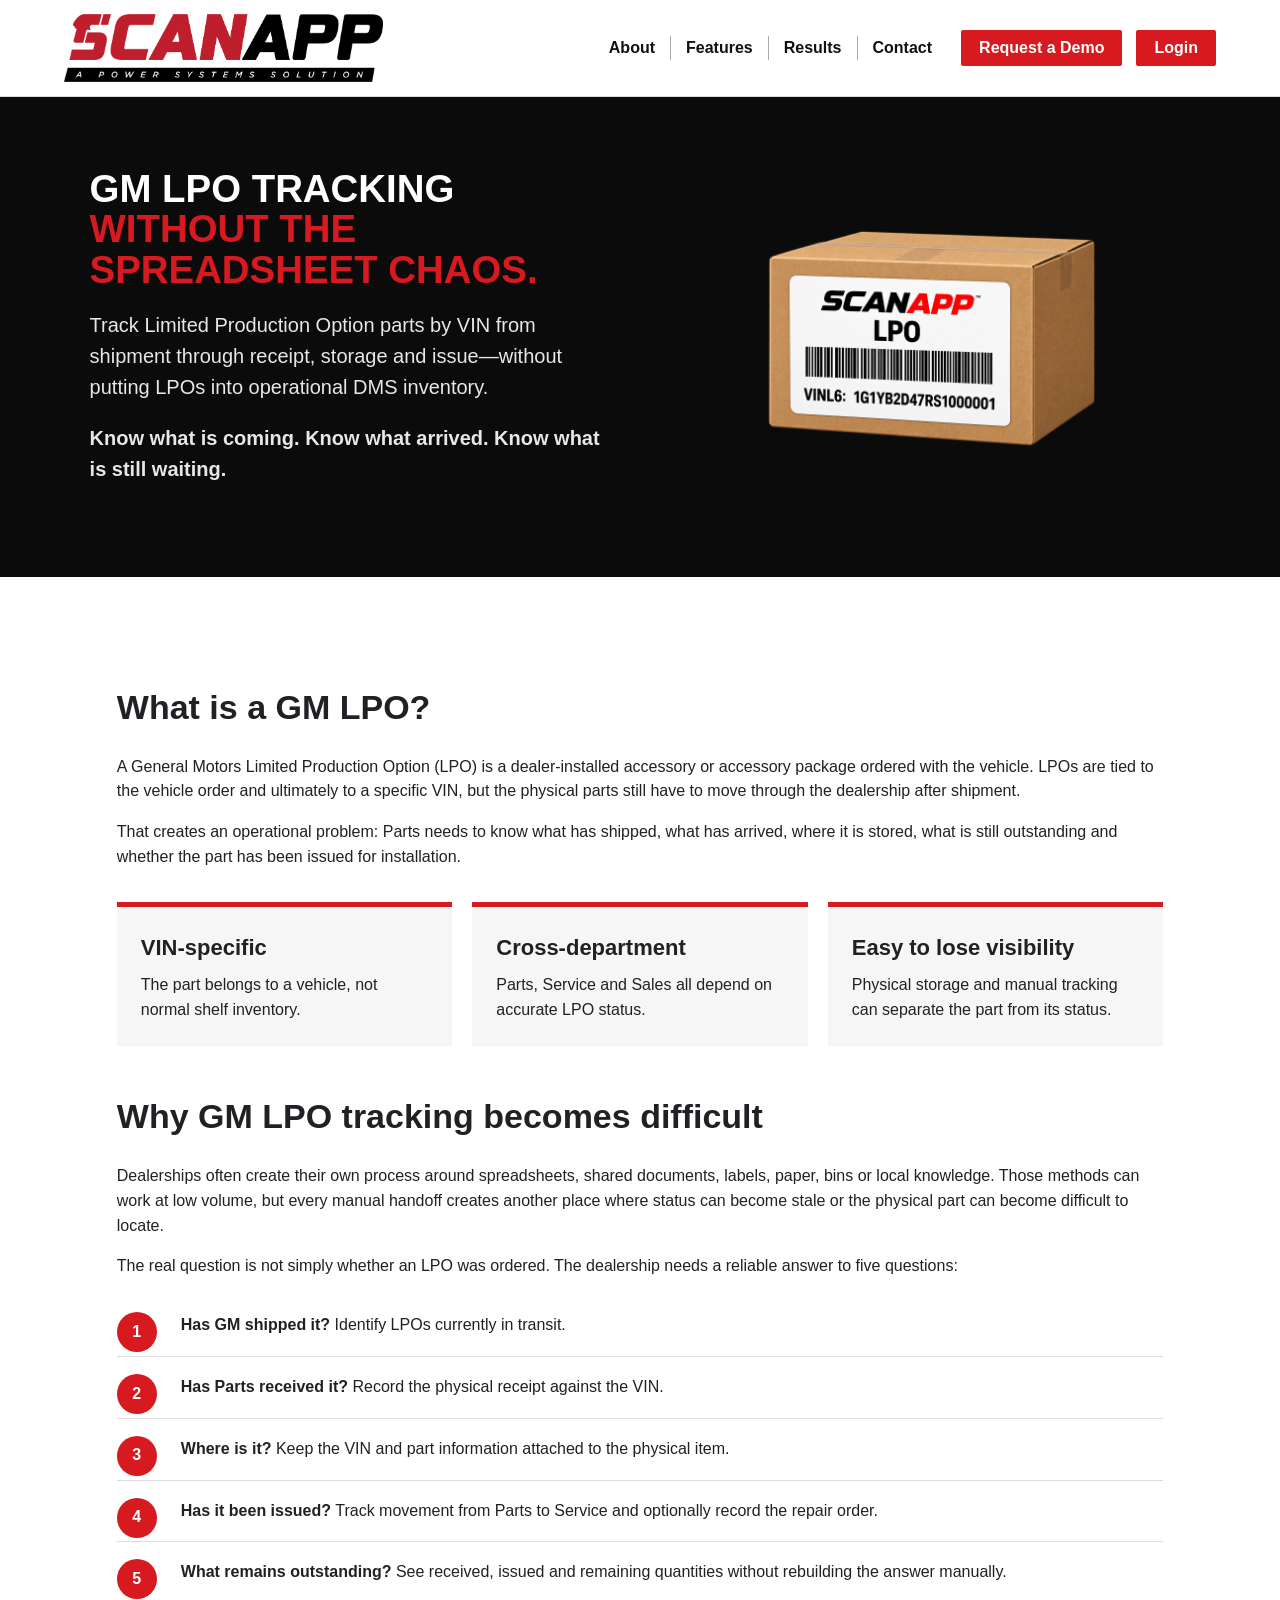
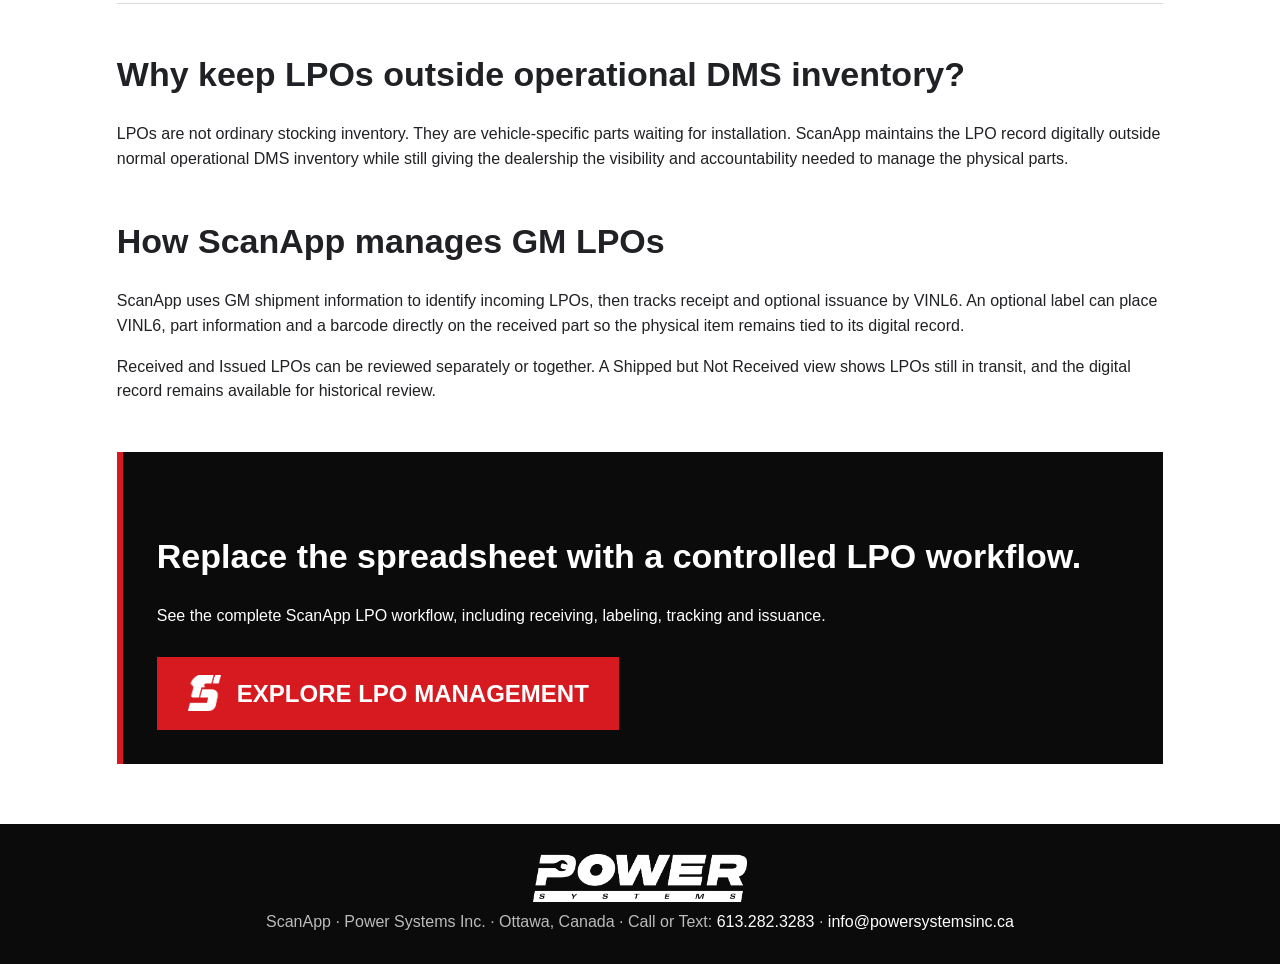
<file: gm-lpo-tracking.html>
<!doctype html><html lang="en"><head>
<!-- Google tag (gtag.js) -->
<script async src="https://www.googletagmanager.com/gtag/js?id=G-S8TZXDFMCD"></script>
<script>
  window.dataLayer = window.dataLayer || [];
  function gtag(){dataLayer.push(arguments);}
  gtag('js', new Date());
  gtag('config', 'G-S8TZXDFMCD');
</script>
<meta charset="utf-8"><meta name="viewport" content="width=device-width,initial-scale=1"><title>GM LPO Tracking Software for Dealerships | ScanApp</title><meta name="description" content="Learn how GM dealerships can track Limited Production Option (LPO) parts by VIN from shipment through receipt, storage and issue without putting LPOs into operational DMS inventory."><link rel="canonical" href="https://www.thescanapp.com/gm-lpo-tracking.html"><meta property="og:type" content="article"><meta property="og:title" content="GM LPO Tracking Software for Dealerships | ScanApp"><meta property="og:description" content="A practical guide to tracking GM LPO parts by VIN from shipment through receipt, storage and issue."><meta property="og:url" content="https://www.thescanapp.com/gm-lpo-tracking.html"><meta property="og:image" content="https://www.thescanapp.com/graphics/lpo-box.png"><meta name="twitter:card" content="summary_large_image"><link rel="icon" href="/favicon.ico?v=red-s-20261003" sizes="16x16 32x32 48x48 64x64"><link rel="icon" type="image/png" href="/graphics/S%20ICON_RED.png?v=red-s-20261003"><link rel="stylesheet" href="site.css"><style>.seo-lpo-hero{background:var(--black);color:#fff}.seo-lpo-grid{display:grid;grid-template-columns:1.15fr .85fr;gap:50px;align-items:center}.seo-lpo-art{display:flex;justify-content:center;align-items:end}.seo-lpo-art img{max-width:380px;width:100%;height:auto}.seo-lpo-page h2{margin-top:52px}.seo-lpo-page h3{font-size:24px;margin:28px 0 8px}.seo-lpo-facts{display:grid;grid-template-columns:repeat(3,1fr);gap:20px;margin:32px 0}.seo-lpo-fact{background:var(--soft);border-top:5px solid var(--red);padding:24px}.seo-lpo-fact strong{display:block;font-size:22px;margin-bottom:8px}.seo-lpo-steps{counter-reset:lpo;list-style:none;padding:0}.seo-lpo-steps li{counter-increment:lpo;padding:18px 0 18px 64px;border-bottom:1px solid var(--line);position:relative}.seo-lpo-steps li:before{content:counter(lpo);position:absolute;left:0;top:17px;width:40px;height:40px;background:var(--red);color:#fff;border-radius:50%;display:grid;place-items:center;font-weight:900}.seo-lpo-cta{margin-top:48px;padding:34px;background:var(--black);color:#fff;border-left:6px solid var(--red)}@media(max-width:800px){.seo-lpo-grid,.seo-lpo-facts{grid-template-columns:1fr}.seo-lpo-art img{max-width:260px}}</style></head><body><div data-site-header></div><section class="hero seo-lpo-hero"><div class="hero-inner seo-lpo-grid"><div><h1>GM LPO TRACKING <span class="red">WITHOUT THE SPREADSHEET CHAOS.</span></h1><p>Track Limited Production Option parts by VIN from shipment through receipt, storage and issue—without putting LPOs into operational DMS inventory.</p><p><strong>Know what is coming. Know what arrived. Know what is still waiting.</strong></p></div><div class="seo-lpo-art"><img src="graphics/lpo-box.png" alt="GM LPO package tracked by ScanApp"></div></div></section><main class="wrap seo-lpo-page"><h2>What is a GM LPO?</h2><p>A General Motors Limited Production Option (LPO) is a dealer-installed accessory or accessory package ordered with the vehicle. LPOs are tied to the vehicle order and ultimately to a specific VIN, but the physical parts still have to move through the dealership after shipment.</p><p>That creates an operational problem: Parts needs to know what has shipped, what has arrived, where it is stored, what is still outstanding and whether the part has been issued for installation.</p><div class="seo-lpo-facts"><div class="seo-lpo-fact"><strong>VIN-specific</strong><span>The part belongs to a vehicle, not normal shelf inventory.</span></div><div class="seo-lpo-fact"><strong>Cross-department</strong><span>Parts, Service and Sales all depend on accurate LPO status.</span></div><div class="seo-lpo-fact"><strong>Easy to lose visibility</strong><span>Physical storage and manual tracking can separate the part from its status.</span></div></div><h2>Why GM LPO tracking becomes difficult</h2><p>Dealerships often create their own process around spreadsheets, shared documents, labels, paper, bins or local knowledge. Those methods can work at low volume, but every manual handoff creates another place where status can become stale or the physical part can become difficult to locate.</p><p>The real question is not simply whether an LPO was ordered. The dealership needs a reliable answer to five questions:</p><ol class="seo-lpo-steps"><li><strong>Has GM shipped it?</strong> Identify LPOs currently in transit.</li><li><strong>Has Parts received it?</strong> Record the physical receipt against the VIN.</li><li><strong>Where is it?</strong> Keep the VIN and part information attached to the physical item.</li><li><strong>Has it been issued?</strong> Track movement from Parts to Service and optionally record the repair order.</li><li><strong>What remains outstanding?</strong> See received, issued and remaining quantities without rebuilding the answer manually.</li></ol><h2>Why keep LPOs outside operational DMS inventory?</h2><p>LPOs are not ordinary stocking inventory. They are vehicle-specific parts waiting for installation. ScanApp maintains the LPO record digitally outside normal operational DMS inventory while still giving the dealership the visibility and accountability needed to manage the physical parts.</p><h2>How ScanApp manages GM LPOs</h2><p>ScanApp uses GM shipment information to identify incoming LPOs, then tracks receipt and optional issuance by VINL6. An optional label can place VINL6, part information and a barcode directly on the received part so the physical item remains tied to its digital record.</p><p>Received and Issued LPOs can be reviewed separately or together. A Shipped but Not Received view shows LPOs still in transit, and the digital record remains available for historical review.</p><div class="seo-lpo-cta"><h2>Replace the spreadsheet with a controlled LPO workflow.</h2><p>See the complete ScanApp LPO workflow, including receiving, labeling, tracking and issuance.</p><a class="btn action-btn" href="lpo.html"><img src="graphics/S%20ICON_WHITE.png" alt="">EXPLORE LPO MANAGEMENT</a></div></main><div data-site-footer></div><script src="site.js"></script></body></html>
</file>
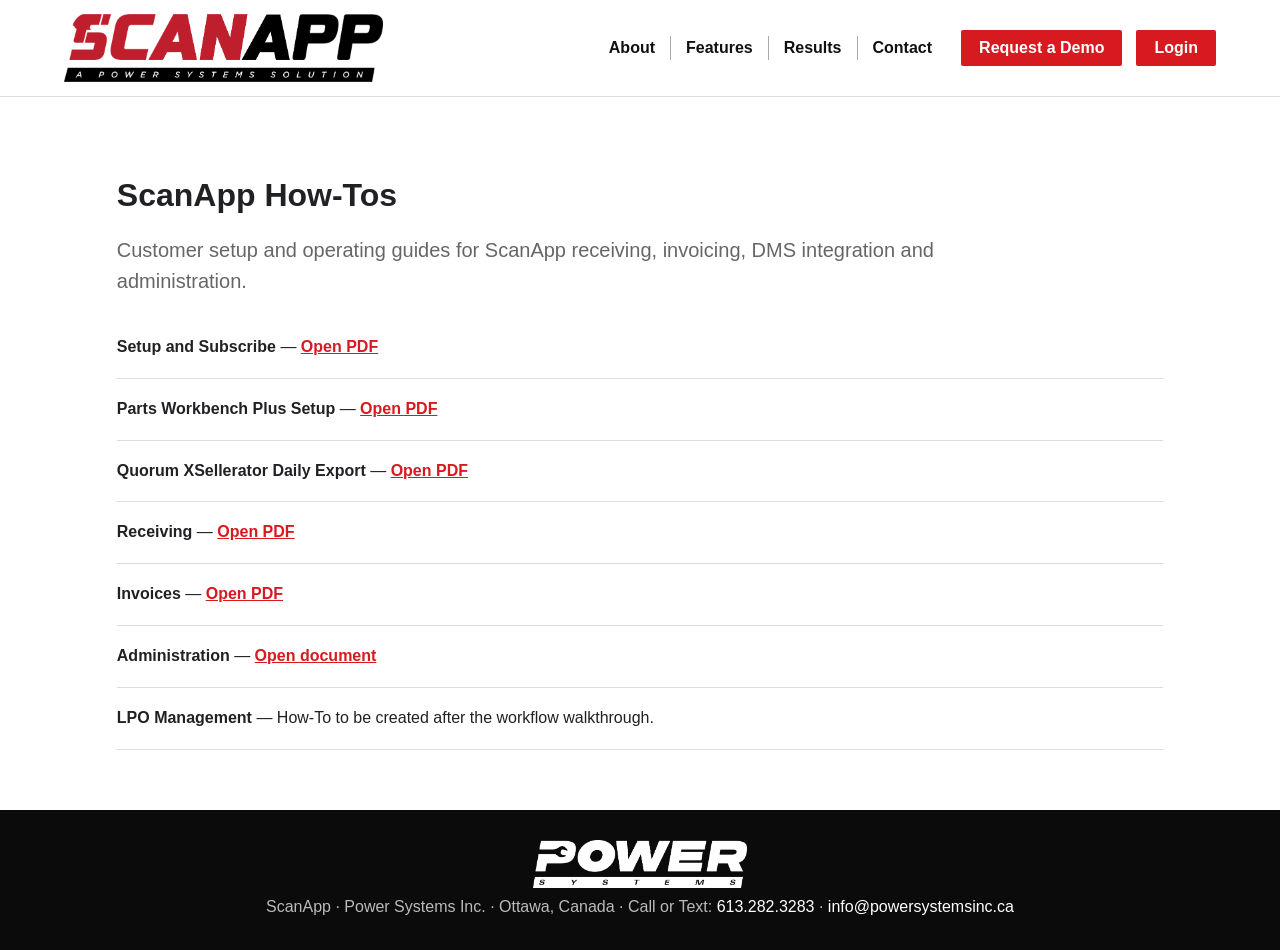
<file: howtos.html>
<!doctype html><html lang="en"><head>
<!-- Google tag (gtag.js) -->
<script async src="https://www.googletagmanager.com/gtag/js?id=G-S8TZXDFMCD"></script>
<script>
  window.dataLayer = window.dataLayer || [];
  function gtag(){dataLayer.push(arguments);}
  gtag('js', new Date());
  gtag('config', 'G-S8TZXDFMCD');
</script>
<meta charset="utf-8"><meta name="robots" content="noindex,nofollow"><meta name="viewport" content="width=device-width,initial-scale=1"><title>Dealership Parts Software Guides & How-Tos | ScanApp</title><meta name="description" content="ScanApp customer guides for dealership parts receiving, OEM invoice reconciliation, GM Parts Workbench Plus, Quorum XSellerator and ScanApp administration."><link rel="canonical" href="https://www.thescanapp.com/howtos.html"><meta property="og:type" content="website"><meta property="og:title" content="ScanApp Dealership Parts Software Guides & How-Tos"><meta property="og:description" content="Setup and operating guides for ScanApp receiving, invoicing, GM Parts Workbench Plus, Quorum XSellerator and administration."><meta property="og:url" content="https://www.thescanapp.com/howtos.html"><meta name="twitter:card" content="summary"><link rel="icon" href="/favicon.ico?v=red-s-20261003" sizes="16x16 32x32 48x48 64x64"><link rel="icon" type="image/png" href="/graphics/S%20ICON_RED.png?v=red-s-20261003"><link rel="stylesheet" href="site.css"></head><body><div data-site-header></div><main class="wrap"><h1>ScanApp How-Tos</h1><p class="lead">Customer setup and operating guides for ScanApp receiving, invoicing, DMS integration and administration.</p><div class="guide"><strong>Setup and Subscribe</strong> — <a href="howto/SAHT01%20-%20Setup%20and%20subscribev3.pdf">Open PDF</a></div><div class="guide"><strong>Parts Workbench Plus Setup</strong> — <a href="howto/SAHT02%20-%20Parts%20Workbench%20Plus%20Setupv2.pdf">Open PDF</a></div><div class="guide"><strong>Quorum XSellerator Daily Export</strong> — <a href="howto/SAHT03%20-%20Quorum%20Xsellerator%20Daily%20Export.pdf">Open PDF</a></div><div class="guide"><strong>Receiving</strong> — <a href="howto/SAHT04%20-%20Receiving.pdf">Open PDF</a></div><div class="guide"><strong>Invoices</strong> — <a href="howto/SAHT05%20-%20Invoices.pdf">Open PDF</a></div><div class="guide"><strong>Administration</strong> — <a href="howto/SAHT06%20-%20Administration.docx">Open document</a></div><div class="guide"><strong>LPO Management</strong> — How-To to be created after the workflow walkthrough.</div></main><div data-site-footer></div><script src="site.js"></script></body></html>
</file>
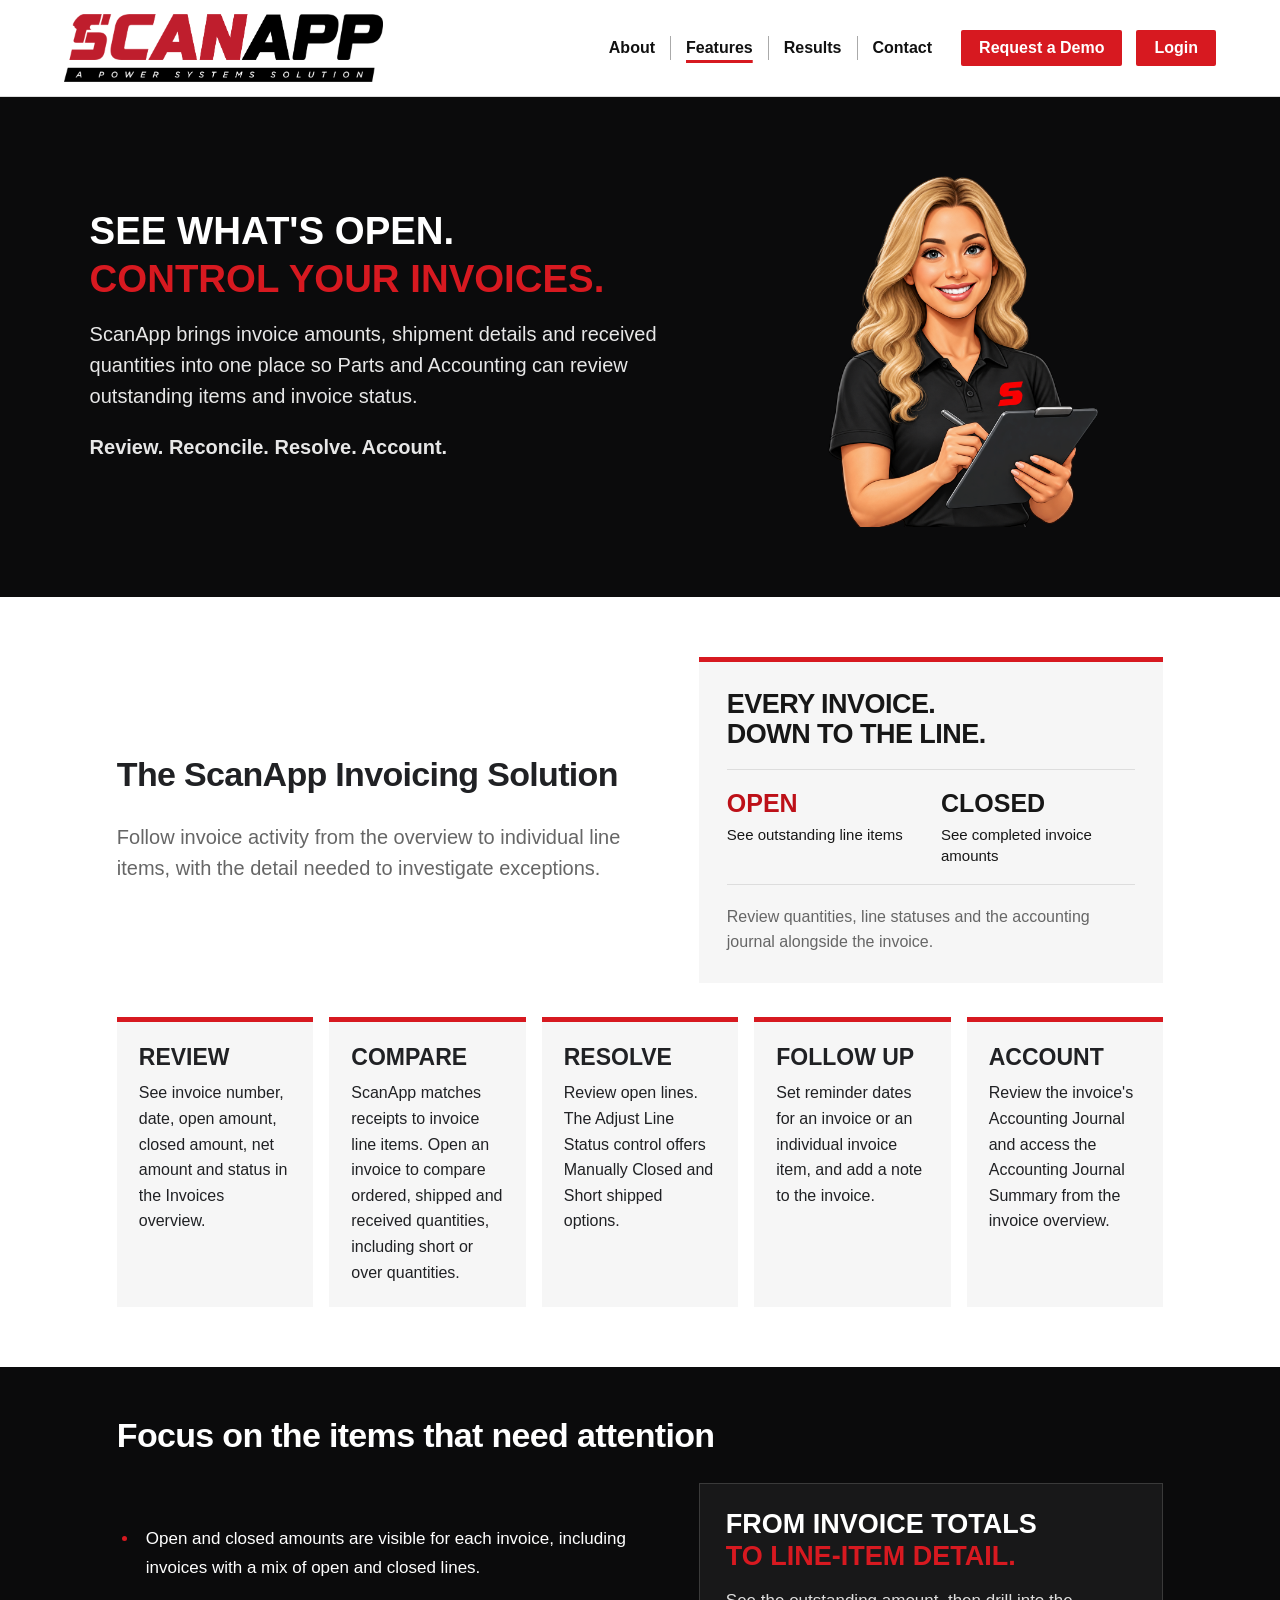
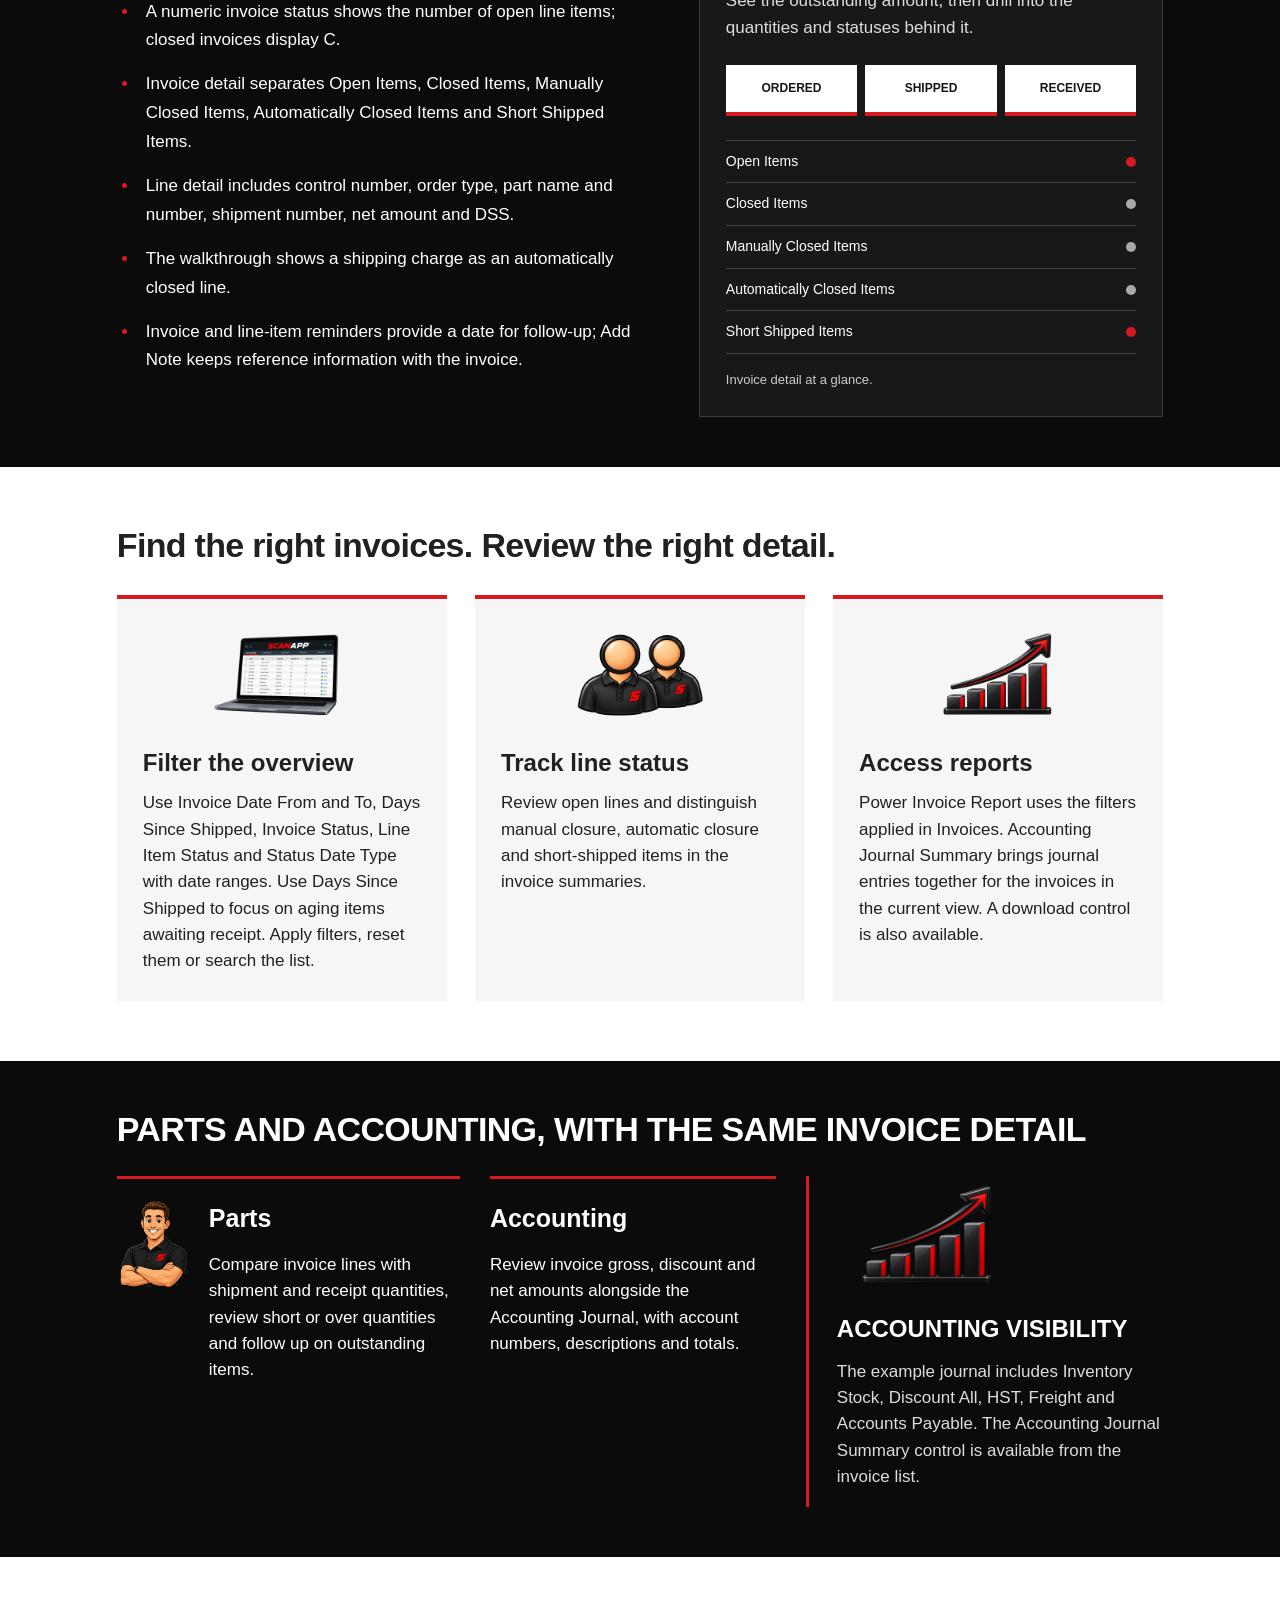
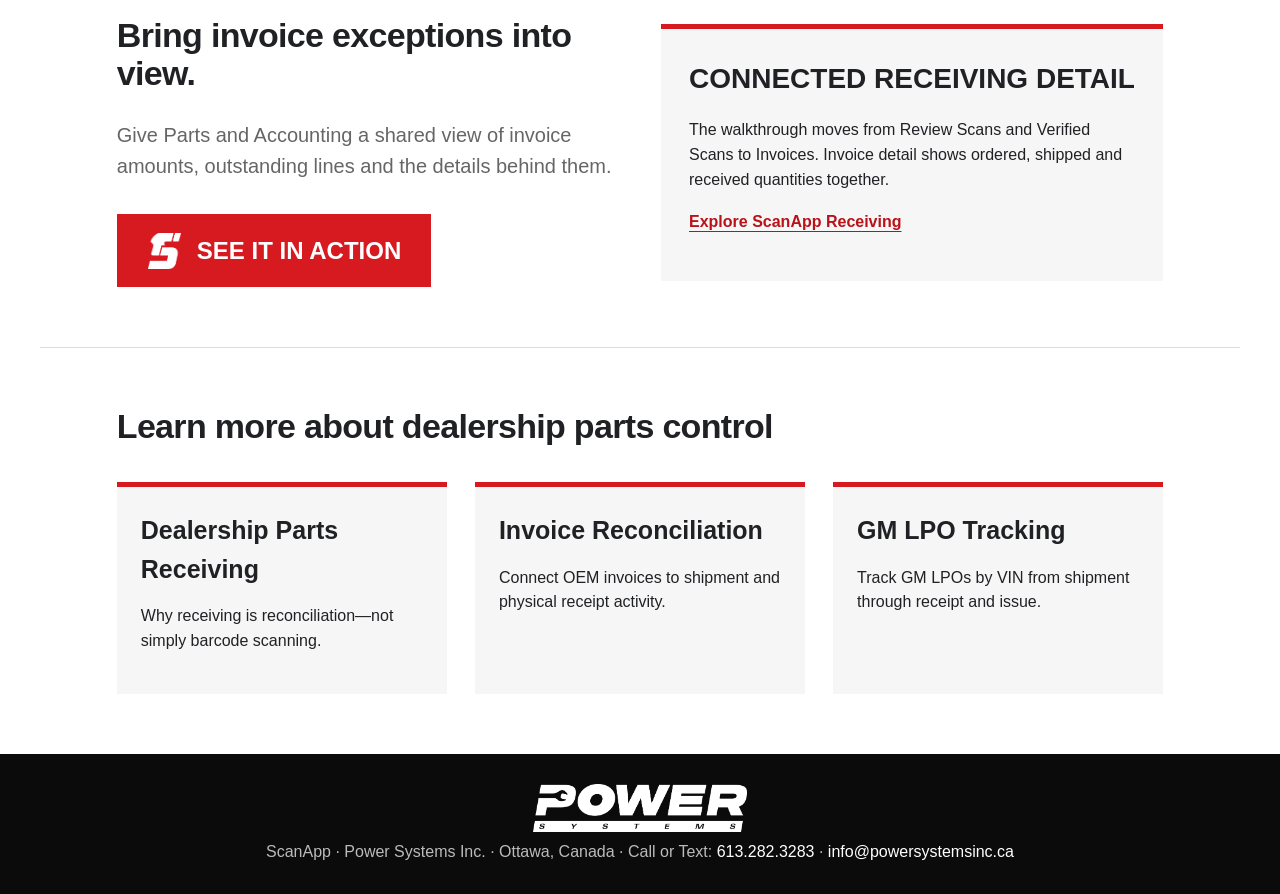
<file: invoicing.html>
<!doctype html>
<html lang="en">
<head>
<!-- Google tag (gtag.js) -->
<script async src="https://www.googletagmanager.com/gtag/js?id=G-S8TZXDFMCD"></script>
<script>
  window.dataLayer = window.dataLayer || [];
  function gtag(){dataLayer.push(arguments);}
  gtag('js', new Date());
  gtag('config', 'G-S8TZXDFMCD');
</script>

<meta charset="utf-8">
<meta name="viewport" content="width=device-width,initial-scale=1">
<title>Dealership Parts Invoice Reconciliation Software | ScanApp</title>
<meta name="description" content="Dealership parts invoice reconciliation software that brings OEM invoices, shipment details and received quantities together so Parts and Accounting can identify open exceptions.">
<link rel="canonical" href="https://www.thescanapp.com/invoicing.html">
<meta property="og:type" content="website">
<meta property="og:title" content="Dealership Parts Invoice Reconciliation Software | ScanApp">
<meta property="og:description" content="Reconcile OEM parts invoices against shipment and receipt information, identify open exceptions and improve accounting control.">
<meta property="og:url" content="https://www.thescanapp.com/invoicing.html">
<meta name="twitter:card" content="summary_large_image">
<link rel="icon" href="/favicon.ico?v=red-s-20261003" sizes="16x16 32x32 48x48 64x64"><link rel="icon" type="image/png" href="/graphics/S%20ICON_RED.png?v=red-s-20261003">
<link rel="stylesheet" href="site.css">
<style>
/* Invoicing-only visual treatment; shared navigation and feature pages retain their styles. */
.invoicing-page .invoicing-hero{padding-block:42px;min-height:500px;display:flex;align-items:center}
.invoicing-page .invoicing-hero .hero-inner{width:100%;grid-template-columns:minmax(0,1.1fr) minmax(0,.9fr)!important;gap:48px}
.invoicing-page .hero h1{max-width:610px;font-size:clamp(36px,3.4vw,50px)!important}
.invoicing-page .hero h1 .red{display:block;margin-top:8px}
.invoice-overview{background:var(--soft);color:#171717;padding:28px;border-top:5px solid var(--red)}
.invoice-overview h2{font-size:clamp(26px,2.5vw,34px);line-height:1.1;margin:0 0 22px;letter-spacing:-.02em}
.invoice-statuses{display:grid;grid-template-columns:1fr 1fr;gap:20px;border-block:1px solid #ddd;padding-block:18px}
.invoice-statuses strong{display:block;font-size:25px;line-height:1.2;margin-bottom:6px}
.invoice-statuses div:first-child strong{color:#bd1018}
.invoice-statuses span{font-size:15px;line-height:1.4;display:block}
.invoicing-page .invoice-overview p{font-size:16px;color:#555;margin:20px 0 0}
.invoicing-page .wrap h2{margin-top:0;letter-spacing:-.02em}
.invoicing-page .receiving-process{gap:16px}
.invoicing-page .receiving-process .process-item{background:var(--soft);border-top:5px solid var(--red);padding:22px;text-align:left}
.invoicing-page .process-item>div{border-top:0;padding-top:0}
.invoicing-page .receiving-process .process-title{font-size:23px;line-height:1.15}
.invoicing-page .process-item p{font-size:16px;line-height:1.6}
body.invoicing-page section.black.invoice-exceptions{min-height:0!important}
.invoicing-page .invoice-exceptions .visual-pair{grid-template-columns:1.15fr 1fr;gap:48px}
.invoicing-page .solution-list{padding-left:22px;font-size:17px}
.invoicing-page .solution-list li{padding-left:7px;margin-bottom:15px}
.invoicing-page .solution-list li::marker{color:var(--red)}
.invoice-detail-art{margin:0;background:#181819;border:1px solid #3a3a3a;padding:26px}
.invoice-detail-art figcaption{font-size:13px;color:#ccc;margin-top:16px}
.invoice-detail-art .receiving-callout{padding:0;border:0}
.invoice-detail-art .receiving-callout-title,.invoice-detail-art .receiving-callout-accent{font-size:27px}
.invoice-detail-art .receiving-callout p{font-size:17px;margin-bottom:22px}
.invoice-quantity-flow{display:grid;grid-template-columns:repeat(3,minmax(0,1fr));gap:8px;margin:24px 0}
.invoice-quantity-flow span{padding:14px 5px;background:#fff;color:#171717;text-align:center;font-size:12px;font-weight:800;border-bottom:4px solid var(--red)}
.invoice-line-types{display:grid;gap:0;border-top:1px solid #444}
.invoice-line-types span{padding:10px 0;border-bottom:1px solid #444;display:flex;justify-content:space-between;font-size:14px}
.invoice-line-types span:after{content:'';width:10px;height:10px;align-self:center;background:#aaa;border-radius:50%}
.invoice-line-types span:first-child:after,.invoice-line-types span:last-child:after{background:var(--red)}
.invoice-cards{display:grid;grid-template-columns:repeat(3,minmax(0,1fr));gap:28px;margin-top:30px}
.invoice-card{border-top:4px solid var(--red);background:var(--soft);padding:26px}
.invoice-card img{width:100%;height:100px;object-fit:contain;display:block;margin:0 auto 24px}
.invoice-card h3{margin:0 0 14px;font-size:24px;line-height:1.15}
.invoice-card p{margin:0;font-size:17px}
body.invoicing-page section.black.invoice-departments{min-height:0!important}
.invoice-team-grid{display:grid;grid-template-columns:1.2fr 1fr 1.25fr;gap:30px;align-items:start}
.invoice-team-copy{display:contents}
.invoice-team-copy h3{font-size:25px;margin:0 0 14px}
.invoice-team-copy>div{border-top:3px solid var(--red);padding-top:20px}
.invoice-team-copy p{font-size:17px;margin:0}
.invoice-accounting{border-left:3px solid var(--red);padding-left:28px}
.invoice-accounting img{display:block;width:180px;height:120px;object-fit:contain;margin:0 0 20px}
.invoice-accounting .receiving-callout{padding:0;border:0}
.invoice-accounting .receiving-callout-title{font-size:24px}
.invoice-accounting p{font-size:17px}
.invoicing-page .invoice-close{background:#fff}
.invoicing-page .invoice-close .receiving-dms{background:var(--soft)}
.invoicing-page .invoice-close a:not(.btn){color:#b91219;font-weight:700;text-underline-offset:4px}
.invoicing-page .seo-resource-links{border-top:1px solid #ddd}
.invoicing-page a:focus-visible{outline:3px solid var(--red);outline-offset:5px}
@media(max-width:1050px){.invoicing-page .receiving-process{grid-template-columns:repeat(2,minmax(0,1fr));gap:22px}.invoice-card{padding:22px}.invoice-cards{gap:18px}}
@media(max-width:900px){.invoicing-page .invoicing-hero .hero-inner{grid-template-columns:1fr!important;gap:28px}.invoicing-page .invoicing-hero{min-height:0}.invoice-overview{transform:none;width:100%;max-width:560px}.invoicing-page .invoice-exceptions .visual-pair,.invoice-team-grid{grid-template-columns:1fr;gap:28px}.invoice-detail-art{max-width:600px}.invoice-cards{grid-template-columns:1fr}.invoice-card{display:grid;grid-template-columns:110px 1fr;gap:22px}.invoice-card img{height:100px;margin:0}.invoice-card h3,.invoice-card p{grid-column:2}.invoice-card img{grid-row:1/3}.invoice-card h3{align-self:end;margin:0}.invoice-accounting{display:grid;grid-template-columns:140px 1fr;gap:20px}.invoice-accounting img{width:140px}.invoice-team-copy{gap:24px}}
@media(max-width:600px){.invoicing-page .hero h1{font-size:36px!important}.invoicing-page .invoicing-hero{padding-block:34px}.invoicing-page .receiving-process{grid-template-columns:1fr;gap:24px}.invoicing-page .receiving-process .process-item{display:block;border-bottom:0}.invoicing-page .process-item>div{padding-top:0}.invoice-overview{padding:24px;box-shadow:6px 6px 0 #ffffff12;margin-top:24px}.invoice-detail-art{padding:22px}.invoice-team-copy{grid-template-columns:1fr}.invoice-accounting{grid-template-columns:1fr}.invoice-accounting img{width:160px;margin-bottom:0}.invoice-card{grid-template-columns:72px 1fr;gap:16px;padding:22px 18px}.invoice-card img{height:80px}.invoice-card h3{font-size:23px}.invoice-card p{font-size:16px}.invoice-quantity-flow span{font-size:11px}.invoicing-page .wrap h2{font-size:30px}.invoicing-page .hero p{font-size:18px}}
/* Align the hero and intro with the established feature-page composition. */
.invoice-intro{display:grid;grid-template-columns:1.15fr 1fr;gap:48px;align-items:center;margin-bottom:34px}
.invoice-intro .lead{margin-bottom:0}
.invoicing-page .invoice-overview h2{font-size:27px;margin-bottom:20px}
.invoicing-page .invoice-overview p{font-size:16px;color:var(--muted)}
.invoice-hero-art img{height:360px!important;max-height:360px!important}
.invoice-parts-dept{display:grid;grid-template-columns:76px minmax(0,1fr);gap:16px}
.invoice-parts-dept>img{width:76px;height:110px;object-fit:contain;object-position:top}
@media(max-width:900px){.invoice-intro{grid-template-columns:1fr;gap:28px}.invoice-hero-art img{height:320px!important;max-height:320px!important}.invoice-overview{margin-top:0;box-shadow:none}.invoice-team-copy{grid-template-columns:1fr 1fr}}
@media(max-width:600px){.invoice-hero-art img{height:270px!important;max-height:270px!important}.invoice-team-copy{grid-template-columns:1fr}.invoice-overview{margin-top:0;box-shadow:none}}
</style>
</head>
<body class="invoicing-page">
<div data-site-header></div>
<section class="hero invoicing-hero"><div class="hero-inner">
<div><h1>SEE WHAT'S OPEN. <span class="red">CONTROL YOUR INVOICES.</span></h1>
<p>ScanApp brings invoice amounts, shipment details and received quantities into one place so Parts and Accounting can review outstanding items and invoice status.</p>
<p><strong>Review. Reconcile. Resolve. Account.</strong></p></div>
<div class="receiving-hero-art invoice-hero-art"><img src="graphics/character-sales-female.png" alt="ScanApp team member holding a tablet" width="1024" height="1536" fetchpriority="high"></div>
</div></section>
<main class="wrap"><div class="invoice-intro"><div><h2>The ScanApp Invoicing Solution</h2>
<p class="lead">Follow invoice activity from the overview to individual line items, with the detail needed to investigate exceptions.</p>
</div><div class="invoice-overview"><h2>EVERY INVOICE.<br>DOWN TO THE LINE.</h2><div class="invoice-statuses"><div><strong>OPEN</strong><span>See outstanding line items</span></div><div><strong>CLOSED</strong><span>See completed invoice amounts</span></div></div><p>Review quantities, line statuses and the accounting journal alongside the invoice.</p></div></div>
<div class="process-grid receiving-process">
<div class="process-item"><div><div class="process-title">REVIEW</div><p>See invoice number, date, open amount, closed amount, net amount and status in the Invoices overview.</p></div></div>
<div class="process-item"><div><div class="process-title">COMPARE</div><p>ScanApp matches receipts to invoice line items. Open an invoice to compare ordered, shipped and received quantities, including short or over quantities.</p></div></div>
<div class="process-item"><div><div class="process-title">RESOLVE</div><p>Review open lines. The Adjust Line Status control offers Manually Closed and Short shipped options.</p></div></div>
<div class="process-item"><div><div class="process-title">FOLLOW UP</div><p>Set reminder dates for an invoice or an individual invoice item, and add a note to the invoice.</p></div></div>
<div class="process-item"><div><div class="process-title">ACCOUNT</div><p>Review the invoice's Accounting Journal and access the Accounting Journal Summary from the invoice overview.</p></div></div>
</div></main>
<section class="black invoice-exceptions"><div class="wrap"><h2>Focus on the items that need attention</h2><div class="visual-pair">
<div><ul class="solution-list">
<li>Open and closed amounts are visible for each invoice, including invoices with a mix of open and closed lines.</li>
<li>A numeric invoice status shows the number of open line items; closed invoices display C.</li>
<li>Invoice detail separates Open Items, Closed Items, Manually Closed Items, Automatically Closed Items and Short Shipped Items.</li>
<li>Line detail includes control number, order type, part name and number, shipment number, net amount and DSS.</li>
<li>The walkthrough shows a shipping charge as an automatically closed line.</li>
<li>Invoice and line-item reminders provide a date for follow-up; Add Note keeps reference information with the invoice.</li>
</ul></div>
<figure class="invoice-detail-art"><div class="receiving-callout"><div class="receiving-callout-title">FROM INVOICE TOTALS</div><div class="receiving-callout-accent">TO LINE-ITEM DETAIL.</div><p>See the outstanding amount, then drill into the quantities and statuses behind it.</p></div><div class="invoice-quantity-flow" aria-label="Quantities available in invoice detail"><span>ORDERED</span><span>SHIPPED</span><span>RECEIVED</span></div><div class="invoice-line-types" aria-label="Invoice detail categories"><span>Open Items</span><span>Closed Items</span><span>Manually Closed Items</span><span>Automatically Closed Items</span><span>Short Shipped Items</span></div><figcaption>Invoice detail at a glance.</figcaption></figure>
</div></div></section>
<section class="wrap"><h2>Find the right invoices. Review the right detail.</h2><div class="invoice-cards">
<div class="invoice-card"><img src="graphics/step4-track.png" alt="" loading="lazy" decoding="async"><h3>Filter the overview</h3><p>Use Invoice Date From and To, Days Since Shipped, Invoice Status, Line Item Status and Status Date Type with date ranges. Use Days Since Shipped to focus on aging items awaiting receipt. Apply filters, reset them or search the list.</p></div>
<div class="invoice-card"><img src="graphics/icon-accountability.png" alt="" loading="lazy" decoding="async"><h3>Track line status</h3><p>Review open lines and distinguish manual closure, automatic closure and short-shipped items in the invoice summaries.</p></div>
<div class="invoice-card"><img src="graphics/icon-profitability.png" alt="" loading="lazy" decoding="async"><h3>Access reports</h3><p>Power Invoice Report uses the filters applied in Invoices. Accounting Journal Summary brings journal entries together for the invoices in the current view. A download control is also available.</p></div>
</div></section>
<section class="black invoice-departments"><div class="wrap"><h2>PARTS AND ACCOUNTING, WITH THE SAME INVOICE DETAIL</h2><div class="invoice-team-grid">
<div class="invoice-team-copy"><div class="invoice-parts-dept"><img src="graphics/character-parts-male.png" alt="Parts Department" width="1024" height="1536" loading="lazy" decoding="async"><div><h3>Parts</h3><p>Compare invoice lines with shipment and receipt quantities, review short or over quantities and follow up on outstanding items.</p></div></div><div><h3>Accounting</h3><p>Review invoice gross, discount and net amounts alongside the Accounting Journal, with account numbers, descriptions and totals.</p></div></div>
<div class="invoice-accounting"><img src="graphics/icon-profitability.png" alt="" loading="lazy" decoding="async"><div class="receiving-callout"><div class="receiving-callout-title">ACCOUNTING VISIBILITY</div><p>The example journal includes Inventory Stock, Discount All, HST, Freight and Accounts Payable. The Accounting Journal Summary control is available from the invoice list.</p></div></div>
</div></div></section>
<section class="invoice-close"><div class="wrap"><div class="split"><div><h2>Bring invoice exceptions into view.</h2><p class="lead">Give Parts and Accounting a shared view of invoice amounts, outstanding lines and the details behind them.</p><a data-demo-cta class="btn action-btn" href="request-demo.html"><img src="graphics/S%20ICON_WHITE.png" alt="">SEE IT IN ACTION</a></div>
<div class="receiving-dms"><h3>CONNECTED RECEIVING DETAIL</h3><p>The walkthrough moves from Review Scans and Verified Scans to Invoices. Invoice detail shows ordered, shipped and received quantities together.</p><p><a href="receiving.html">Explore ScanApp Receiving</a></p></div></div></div></section>
<section class="wrap seo-resource-links"><h2>Learn more about dealership parts control</h2><div class="feature-links"><a href="dealership-parts-receiving-software.html"><h3>Dealership Parts Receiving</h3><p>Why receiving is reconciliation—not simply barcode scanning.</p></a><a href="dealership-parts-invoice-reconciliation.html"><h3>Invoice Reconciliation</h3><p>Connect OEM invoices to shipment and physical receipt activity.</p></a><a href="gm-lpo-tracking.html"><h3>GM LPO Tracking</h3><p>Track GM LPOs by VIN from shipment through receipt and issue.</p></a></div></section><div data-site-footer></div><script src="site.js"></script>
</body></html>
</file>
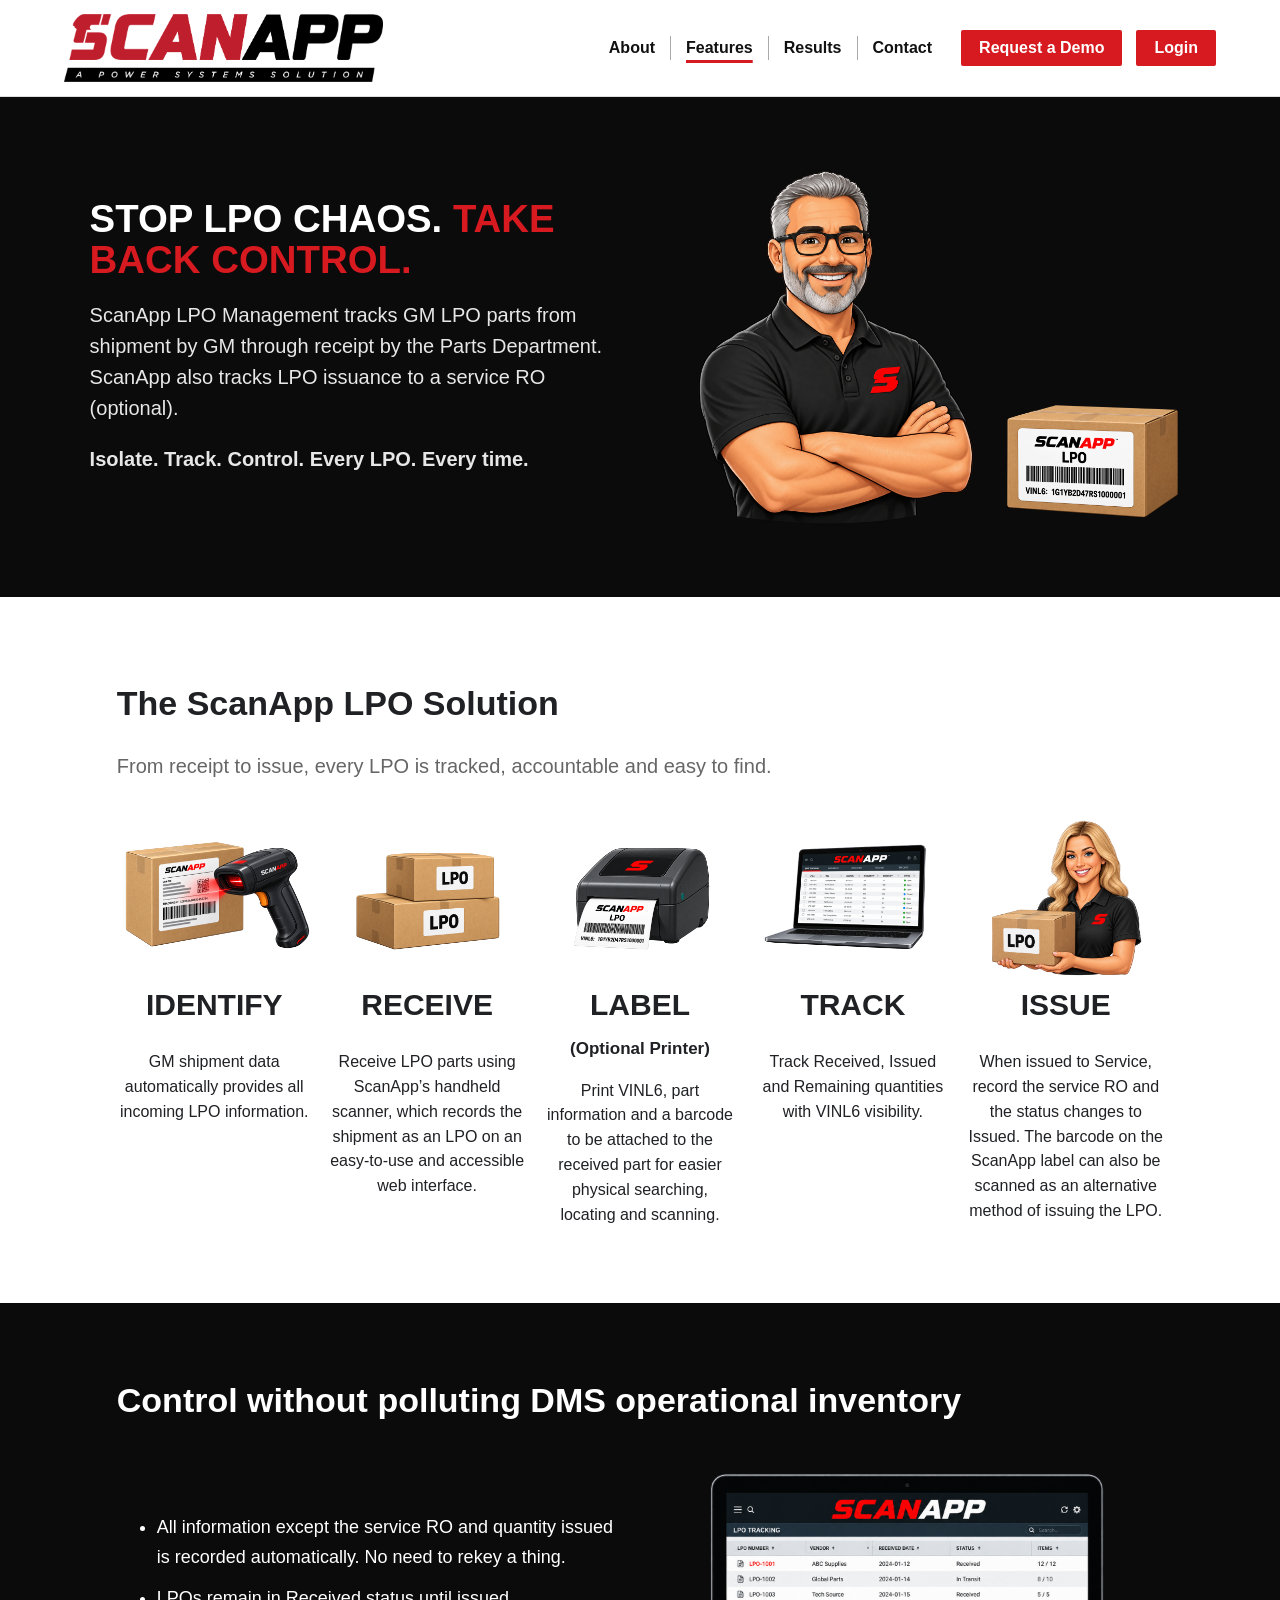
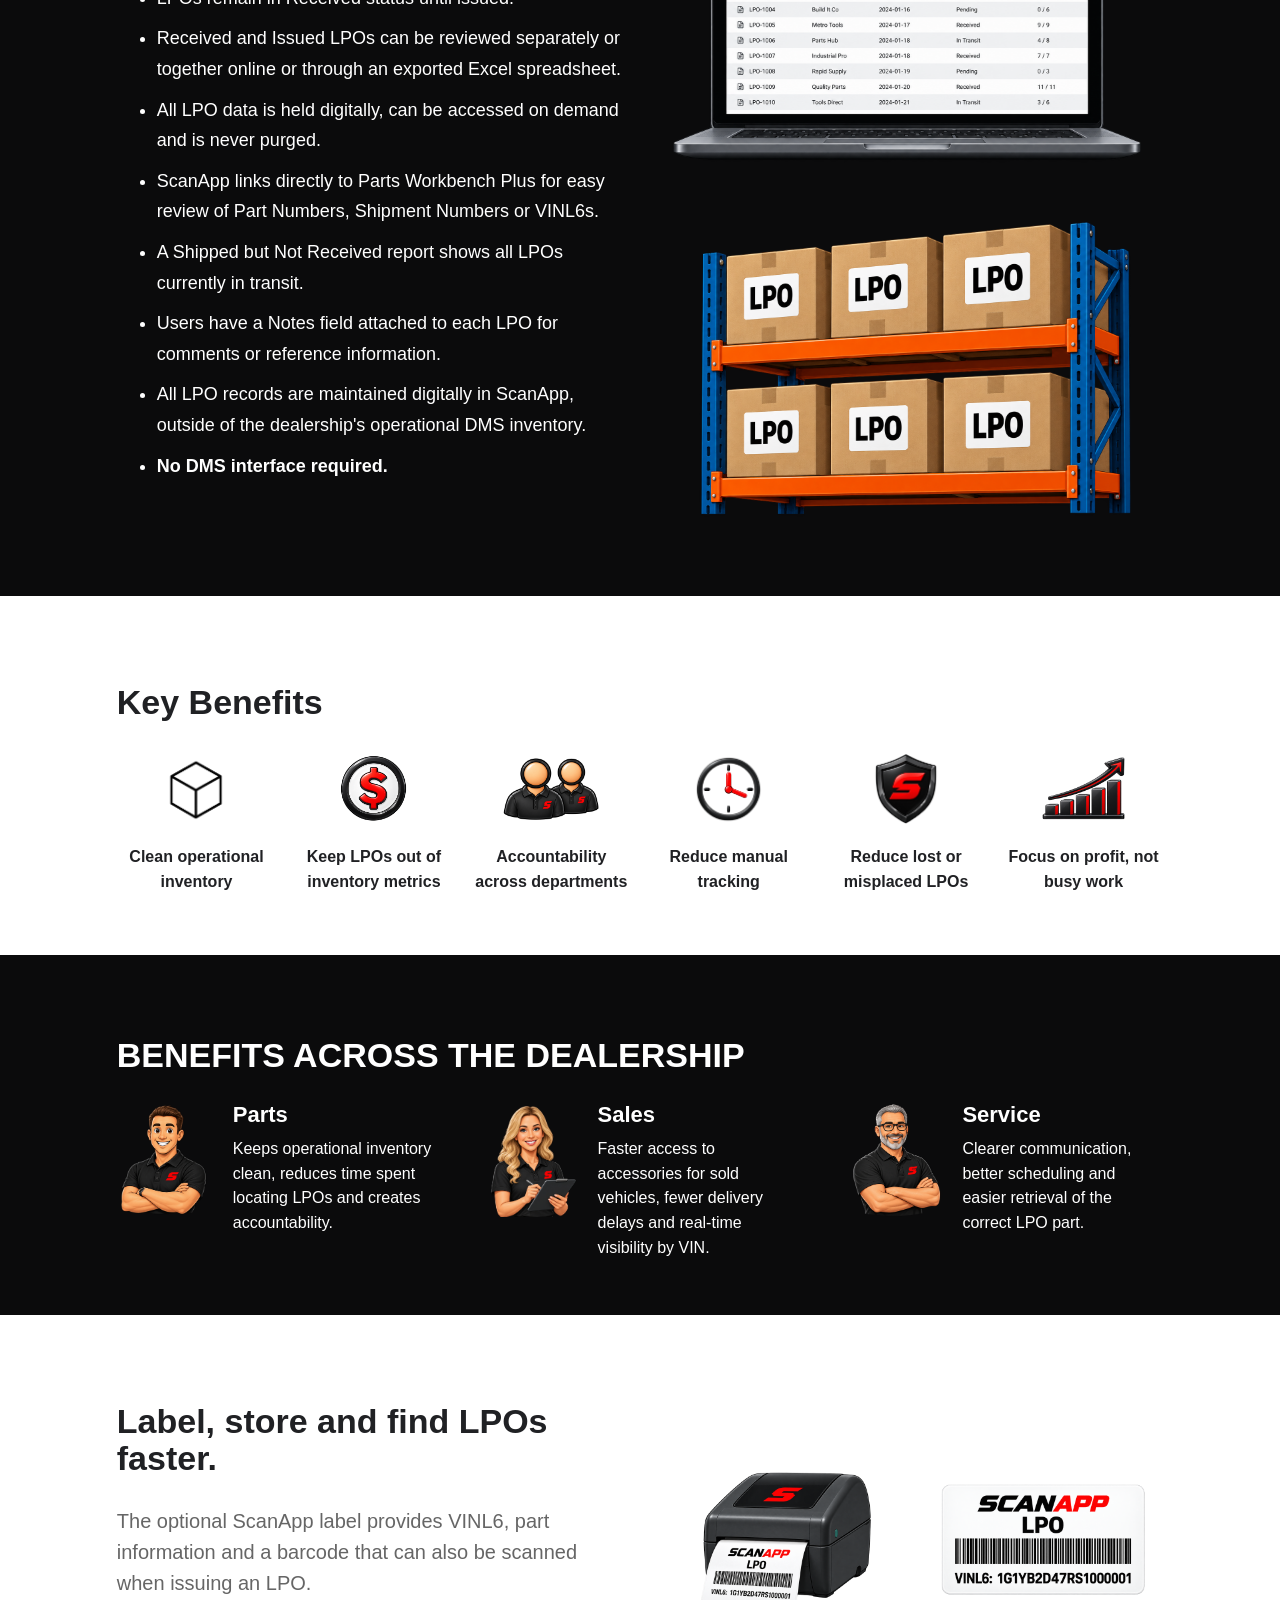
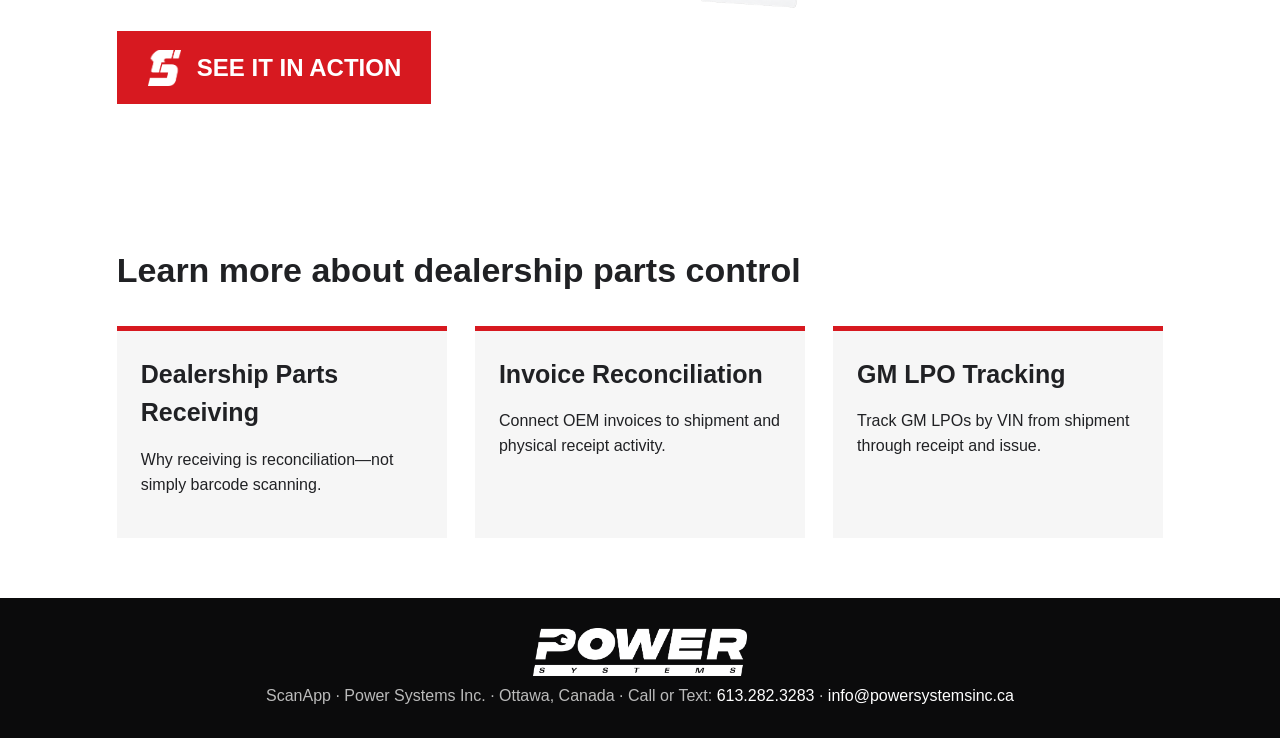
<file: lpo.html>
<!doctype html><html lang="en"><head>
<!-- Google tag (gtag.js) -->
<script async src="https://www.googletagmanager.com/gtag/js?id=G-S8TZXDFMCD"></script>
<script>
  window.dataLayer = window.dataLayer || [];
  function gtag(){dataLayer.push(arguments);}
  gtag('js', new Date());
  gtag('config', 'G-S8TZXDFMCD');
</script>
<meta charset="utf-8"><meta name="viewport" content="width=device-width,initial-scale=1"><title>GM LPO Tracking & Management Software | ScanApp</title><meta name="description" content="GM LPO tracking software for dealerships. Track LPO parts from GM shipment through receipt and optional issuance to a service repair order without polluting operational DMS inventory."><link rel="canonical" href="https://www.thescanapp.com/lpo.html"><meta property="og:type" content="website"><meta property="og:title" content="ScanApp | GM LPO Management"><meta property="og:description" content="Track GM LPO parts from shipment through receipt and optional issuance.  Keep Parts, Sales and Service informed."><meta property="og:url" content="https://www.thescanapp.com/lpo.html"><meta property="og:image" content="https://www.thescanapp.com/graphics/scanapp-social-share-official.jpg"><meta property="og:image:secure_url" content="https://www.thescanapp.com/graphics/scanapp-social-share-official.jpg"><meta property="og:image:type" content="image/jpeg"><meta property="og:image:width" content="1200"><meta property="og:image:height" content="630"><meta property="og:image:alt" content="ScanApp dealership parts receiving and reconciliation, with official ScanApp branding, a cartoon parts employee, a parts box and a scanner."><meta name="twitter:card" content="summary_large_image"><meta name="twitter:title" content="ScanApp | GM LPO Management"><meta name="twitter:description" content="Track GM LPO parts from shipment through receipt and optional issuance.  Keep Parts, Sales and Service informed."><meta name="twitter:image" content="https://www.thescanapp.com/graphics/scanapp-social-share-official.jpg"><meta name="twitter:image:alt" content="ScanApp dealership parts receiving and reconciliation, with official ScanApp branding, a cartoon parts employee, a parts box and a scanner."><link rel="icon" href="/favicon.ico?v=red-s-20261003" sizes="16x16 32x32 48x48 64x64"><link rel="icon" type="image/png" href="/graphics/S%20ICON_RED.png?v=red-s-20261003"><link rel="stylesheet" href="site.css">
<style id="lpo-mobile-package-size">
/* LPO page only. Enlarge the package on phones without changing the character or desktop. */
@media (max-width:600px){
  .lpo-hero-art .hero-lpo-box{
    width:52%!important;
    max-width:270px!important;
    right:0!important;
    bottom:0!important;
    z-index:3;
  }
}
</style>
<style id="lpo-character-size">
/* Compensate for the Sales artwork's extra transparent side margins.
   Match the men's visible height without resizing the shared image slots. */
.feature-dept-grid .dept > img[src$="/character-sales-female.png"]{
  transform:scale(1.266)!important;
  transform-origin:center top!important;
}
@media(min-width:601px) and (max-width:900px){
  .feature-dept-grid .dept > img[src$="/character-sales-female.png"]{
    height:156px!important;
    max-height:156px!important;
    object-position:center top!important;
  }
}
</style>
</head><body><div data-site-header></div><section class="hero"><div class="hero-inner"><div><h1>STOP LPO CHAOS. <span class="red">TAKE BACK CONTROL.</span></h1><p>ScanApp LPO Management tracks GM LPO parts from shipment by GM through receipt by the Parts Department. ScanApp also tracks LPO issuance to a service RO (optional).</p><p><strong>Isolate. Track. Control. Every LPO. Every time.</strong></p></div><div class="lpo-hero-art"><div class="lpo-people"><img src="graphics/character-service-male.png" alt="Service employee"></div><img class="hero-lpo-box" src="graphics/lpo-box.png" alt="LPO package"></div></div></section>
<main class="wrap"><h2>The ScanApp LPO Solution</h2><p class="lead">From receipt to issue, every LPO is tracked, accountable and easy to find.</p>
<div class="process-grid">
<div class="process-item"><img src="graphics/step1-identify.png" alt="Identify LPO"><div><div class="process-title">IDENTIFY</div><p>GM shipment data automatically provides all incoming LPO information.</p></div></div>
<div class="process-item"><img src="graphics/step2-receive.png" alt="Receive LPO"><div><div class="process-title">RECEIVE</div><p>Receive LPO parts using ScanApp’s handheld scanner, which records the shipment as an LPO on an easy-to-use and accessible web interface.</p></div></div>
<div class="process-item"><img src="graphics/step3-label.png" alt="Print LPO label"><div><div class="process-title">LABEL</div><div class="process-sub">(Optional Printer)</div><p>Print VINL6, part information and a barcode to be attached to the received part for easier physical searching, locating and scanning.</p></div></div>
<div class="process-item"><img src="graphics/step4-track.png" alt="Track LPO"><div><div class="process-title">TRACK</div><p>Track Received, Issued and Remaining quantities with VINL6 visibility.</p></div></div>
<div class="process-item"><img src="graphics/step5-issue.png" alt="Issue LPO"><div><div class="process-title">ISSUE</div><p>When issued to Service, record the service RO and the status changes to Issued. The barcode on the ScanApp label can also be scanned as an alternative method of issuing the LPO.</p></div></div>
</div></main>
<section class="black"><div class="wrap"><h2>Control without polluting DMS operational inventory</h2><div class="visual-pair"><div><ul class="solution-list"><li>All information except the service RO and quantity issued is recorded automatically. No need to rekey a thing.</li><li>LPOs remain in Received status until issued.</li><li>Received and Issued LPOs can be reviewed separately or together online or through an exported Excel spreadsheet.</li><li>All LPO data is held digitally, can be accessed on demand and is never purged.</li><li>ScanApp links directly to Parts Workbench Plus for easy review of Part Numbers, Shipment Numbers or VINL6s.</li><li>A Shipped but Not Received report shows all LPOs currently in transit.</li><li>Users have a Notes field attached to each LPO for comments or reference information.</li><li>All LPO records are maintained digitally in ScanApp, outside of the dealership's operational DMS inventory.</li><li><strong>No DMS interface required.</strong></li></ul></div><div><img src="graphics/lpo-software.png" alt="ScanApp LPO software"><img src="graphics/lpo-shelving.png" alt="LPO storage shelving"></div></div></div></section>
<section class="wrap"><h2>Key Benefits</h2><div class="benefit-grid">
<div class="benefit"><img src="graphics/icon-inventory.png" alt=""><strong>Clean operational inventory</strong></div>
<div class="benefit"><img src="graphics/icon-eliminate-costs.png" alt=""><strong>Keep LPOs out of inventory metrics</strong></div>
<div class="benefit"><img src="graphics/icon-accountability.png" alt=""><strong>Accountability across departments</strong></div>
<div class="benefit"><img src="graphics/icon-save-time.png" alt=""><strong>Reduce manual tracking</strong></div>
<div class="benefit"><img src="graphics/icon-reduce-loss.png" alt=""><strong>Reduce lost or misplaced LPOs</strong></div>
<div class="benefit"><img src="graphics/icon-profitability.png" alt=""><strong>Focus on profit, not busy work</strong></div>
</div></section>
<section class="black"><div class="wrap"><h2>BENEFITS ACROSS THE DEALERSHIP</h2><div class="dept-grid feature-dept-grid">
<div class="dept"><img src="graphics/character-parts-male.png" alt="Parts Department"><div><h3>Parts</h3><p>Keeps operational inventory clean, reduces time spent locating LPOs and creates accountability.</p></div></div>
<div class="dept"><img src="graphics/character-sales-female.png" alt="Sales Department"><div><h3>Sales</h3><p>Faster access to accessories for sold vehicles, fewer delivery delays and real-time visibility by VIN.</p></div></div>
<div class="dept"><img src="graphics/character-service-male.png" alt="Service Department"><div><h3>Service</h3><p>Clearer communication, better scheduling and easier retrieval of the correct LPO part.</p></div></div>
</div></div></section>
<section class="wrap"><div class="split"><div><h2>Label, store and find LPOs faster.</h2><p class="lead">The optional ScanApp label provides VINL6, part information and a barcode that can also be scanned when issuing an LPO.</p><a data-demo-cta class="btn action-btn" href="request-demo.html"><img src="graphics/S%20ICON_WHITE.png" alt="">SEE IT IN ACTION</a></div><div class="visual-pair"><img src="graphics/label-printer.png" alt="Optional LPO label printer"><img src="graphics/lpo-label.png" alt="ScanApp LPO label"></div></div></section><section class="wrap seo-resource-links"><h2>Learn more about dealership parts control</h2><div class="feature-links"><a href="dealership-parts-receiving-software.html"><h3>Dealership Parts Receiving</h3><p>Why receiving is reconciliation—not simply barcode scanning.</p></a><a href="dealership-parts-invoice-reconciliation.html"><h3>Invoice Reconciliation</h3><p>Connect OEM invoices to shipment and physical receipt activity.</p></a><a href="gm-lpo-tracking.html"><h3>GM LPO Tracking</h3><p>Track GM LPOs by VIN from shipment through receipt and issue.</p></a></div></section><div data-site-footer></div><script src="site.js"></script></body></html>
</file>
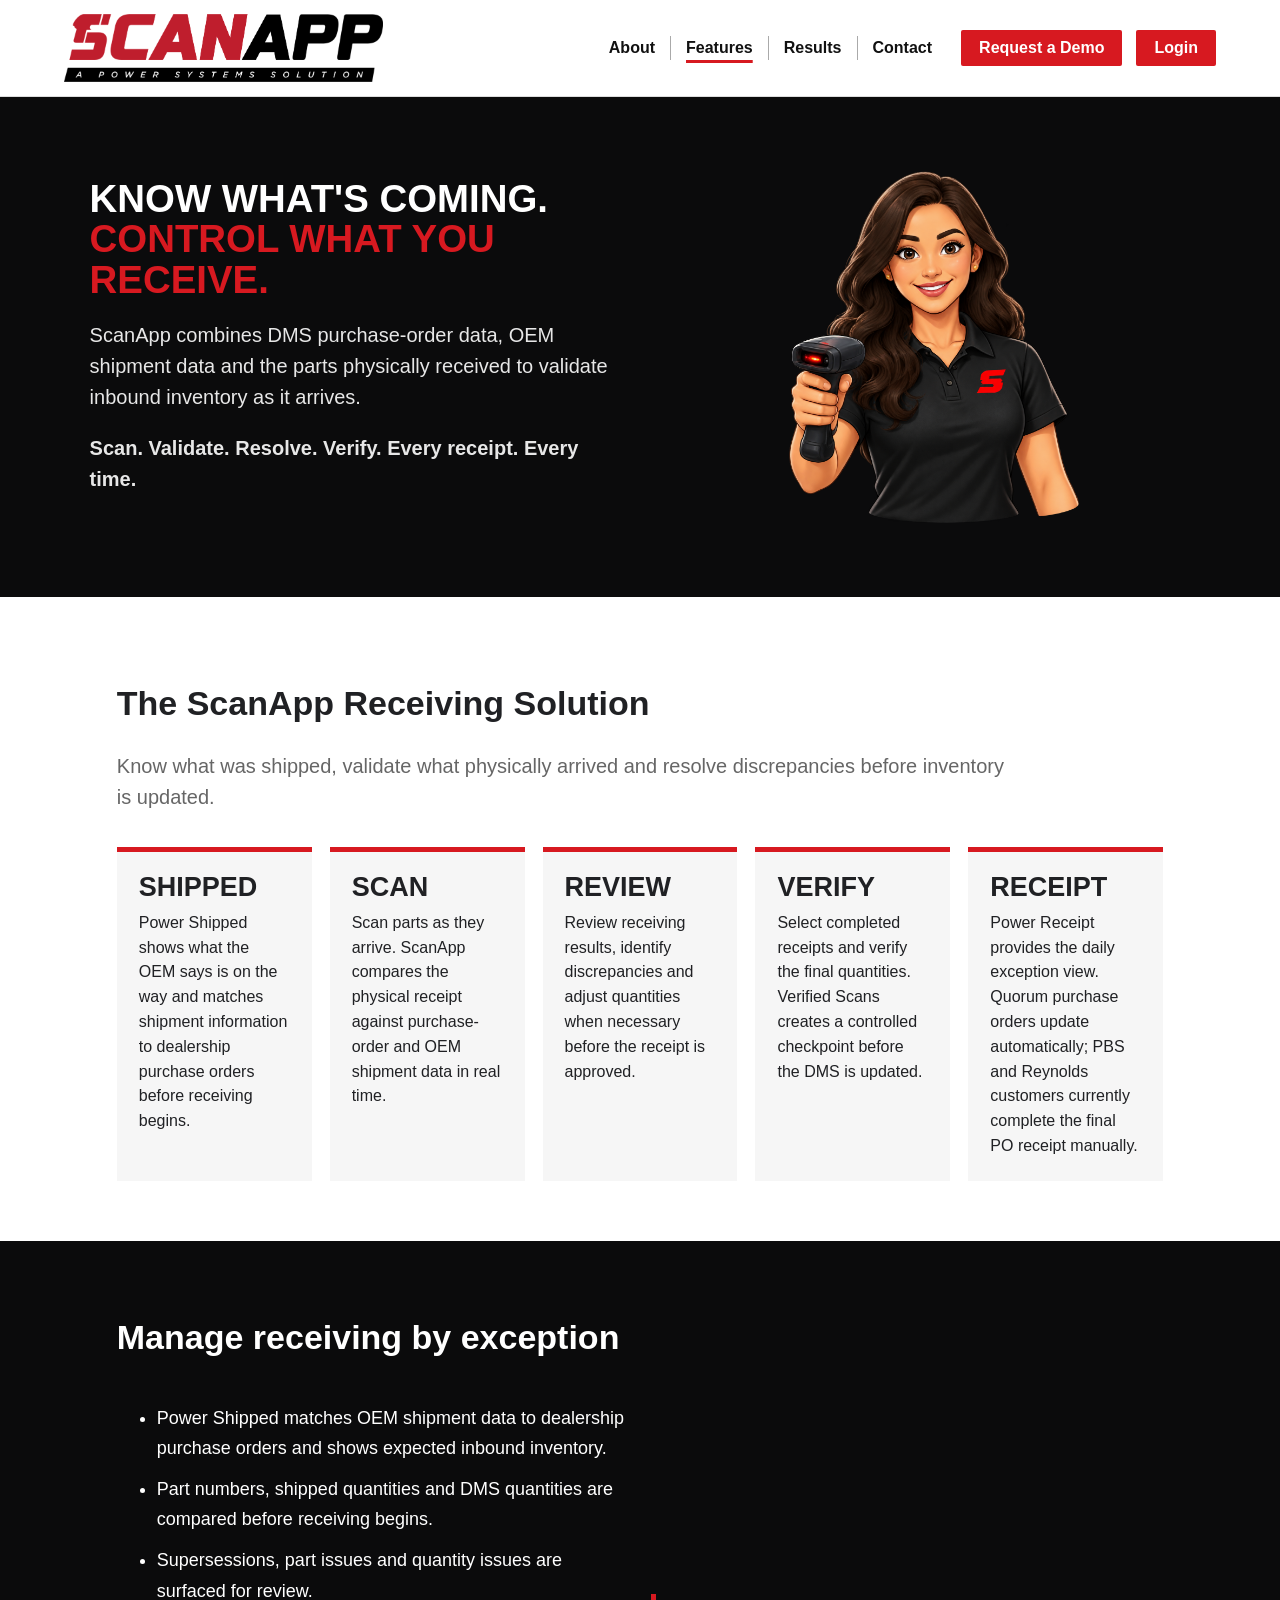
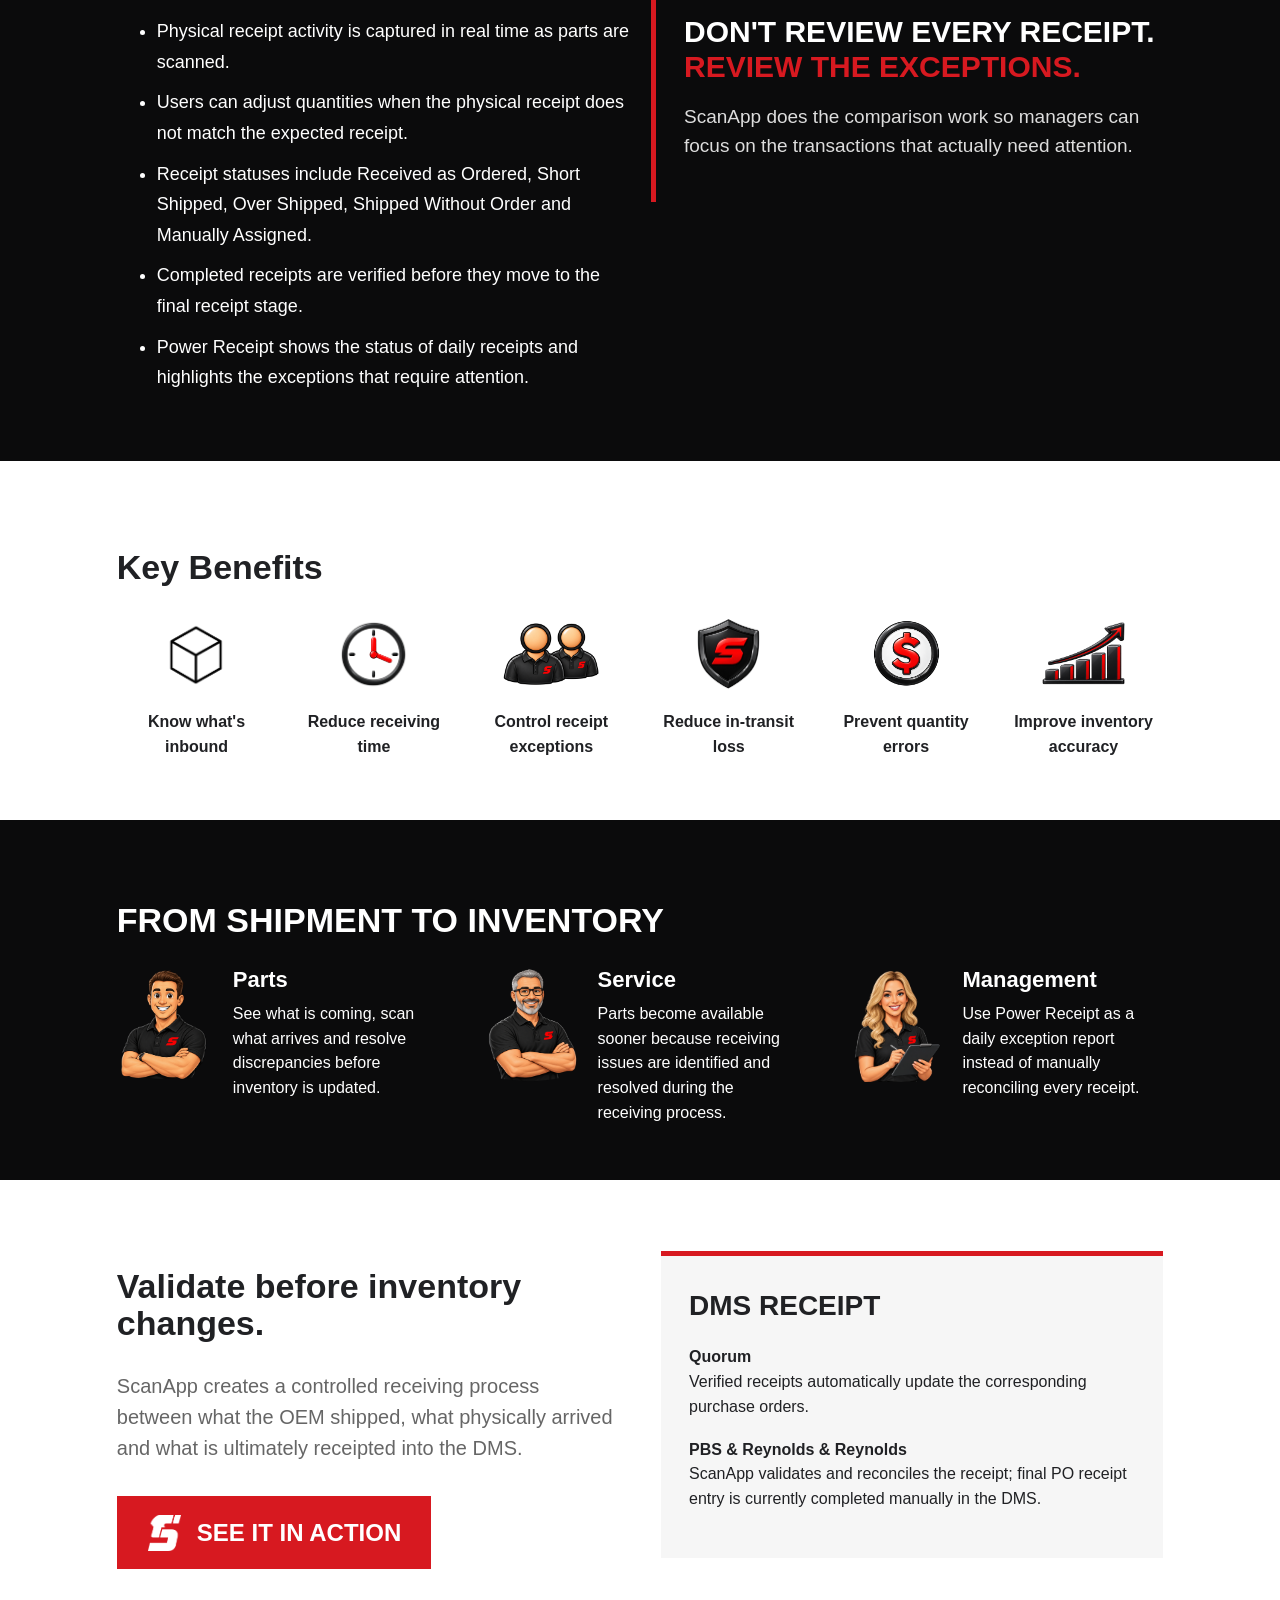
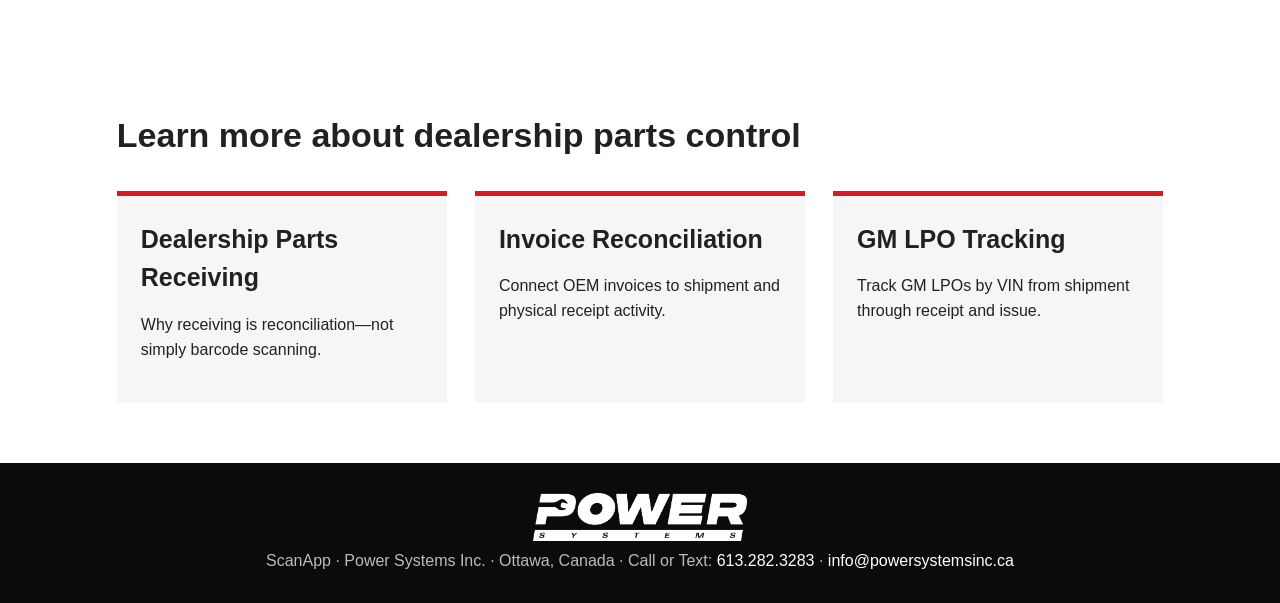
<file: receiving.html>
<!doctype html><html lang="en"><head>
<!-- Google tag (gtag.js) -->
<script async src="https://www.googletagmanager.com/gtag/js?id=G-S8TZXDFMCD"></script>
<script>
  window.dataLayer = window.dataLayer || [];
  function gtag(){dataLayer.push(arguments);}
  gtag('js', new Date());
  gtag('config', 'G-S8TZXDFMCD');
</script>
<meta charset="utf-8"><meta name="viewport" content="width=device-width,initial-scale=1"><title>Dealership Parts Receiving Software | ScanApp</title><meta name="description" content="Dealership parts receiving software that validates inbound OEM shipments against DMS purchase orders, identifies exceptions and controls receipts before inventory is updated."><link rel="canonical" href="https://www.thescanapp.com/receiving.html"><meta property="og:type" content="website"><meta property="og:title" content="Dealership Parts Receiving Software | ScanApp"><meta property="og:description" content="Validate inbound OEM parts against DMS purchase orders, identify receiving exceptions and control receipts before inventory is updated."><meta property="og:url" content="https://www.thescanapp.com/receiving.html"><meta property="og:image" content="https://www.thescanapp.com/graphics/character-parts-female.png"><meta name="twitter:card" content="summary_large_image"><link rel="icon" href="/favicon.ico?v=red-s-20261003" sizes="16x16 32x32 48x48 64x64"><link rel="icon" type="image/png" href="/graphics/S%20ICON_RED.png?v=red-s-20261003"><link rel="stylesheet" href="site.css">
<style id="receiving-character-size">
/* Match the LPO character sizes by visible artwork, not transparent margins. */
.feature-dept-grid .dept > img[src$="/character-sales-female.png"]{
  transform:scale(1.266)!important;
  transform-origin:center top!important;
}
@media(min-width:601px) and (max-width:900px){
  /* Discard the old second-column enlargement so the men match LPO too. */
  .feature-dept-grid .dept > img[src$="/character-service-male.png"]{
    transform:none!important;
  }
  .feature-dept-grid .dept > img[src$="/character-sales-female.png"]{
    height:156px!important;
    max-height:156px!important;
    object-position:center top!important;
  }
}
</style>
</head><body><div data-site-header></div>

<section class="hero receiving-hero"><div class="hero-inner"><div><h1>KNOW WHAT'S COMING. <span class="red">CONTROL WHAT YOU RECEIVE.</span></h1><p>ScanApp combines DMS purchase-order data, OEM shipment data and the parts physically received to validate inbound inventory as it arrives.</p><p><strong>Scan. Validate. Resolve. Verify. Every receipt. Every time.</strong></p></div><div class="receiving-hero-art"><img src="graphics/character-parts-female.png" alt="Parts employee receiving inventory"></div></div></section>

<main class="wrap"><h2>The ScanApp Receiving Solution</h2><p class="lead">Know what was shipped, validate what physically arrived and resolve discrepancies before inventory is updated.</p>

<div class="process-grid receiving-process">
<div class="process-item"><div><div class="process-title">SHIPPED</div><p>Power Shipped shows what the OEM says is on the way and matches shipment information to dealership purchase orders before receiving begins.</p></div></div>
<div class="process-item"><div><div class="process-title">SCAN</div><p>Scan parts as they arrive. ScanApp compares the physical receipt against purchase-order and OEM shipment data in real time.</p></div></div>
<div class="process-item"><div><div class="process-title">REVIEW</div><p>Review receiving results, identify discrepancies and adjust quantities when necessary before the receipt is approved.</p></div></div>
<div class="process-item"><div><div class="process-title">VERIFY</div><p>Select completed receipts and verify the final quantities. Verified Scans creates a controlled checkpoint before the DMS is updated.</p></div></div>
<div class="process-item"><div><div class="process-title">RECEIPT</div><p>Power Receipt provides the daily exception view. Quorum purchase orders update automatically; PBS and Reynolds customers currently complete the final PO receipt manually.</p></div></div>
</div></main>

<section class="black"><div class="wrap"><h2>Manage receiving by exception</h2><div class="visual-pair"><div><ul class="solution-list">
<li>Power Shipped matches OEM shipment data to dealership purchase orders and shows expected inbound inventory.</li>
<li>Part numbers, shipped quantities and DMS quantities are compared before receiving begins.</li>
<li>Supersessions, part issues and quantity issues are surfaced for review.</li>
<li>Physical receipt activity is captured in real time as parts are scanned.</li>
<li>Users can adjust quantities when the physical receipt does not match the expected receipt.</li>
<li>Receipt statuses include Received as Ordered, Short Shipped, Over Shipped, Shipped Without Order and Manually Assigned.</li>
<li>Completed receipts are verified before they move to the final receipt stage.</li>
<li>Power Receipt shows the status of daily receipts and highlights the exceptions that require attention.</li>
</ul></div><div class="receiving-callout"><div class="receiving-callout-title">DON'T REVIEW EVERY RECEIPT.</div><div class="receiving-callout-accent">REVIEW THE EXCEPTIONS.</div><p>ScanApp does the comparison work so managers can focus on the transactions that actually need attention.</p></div></div></div></section>

<section class="wrap"><h2>Key Benefits</h2><div class="benefit-grid">
<div class="benefit"><img src="graphics/icon-inventory.png" alt=""><strong>Know what's inbound</strong></div>
<div class="benefit"><img src="graphics/icon-save-time.png" alt=""><strong>Reduce receiving time</strong></div>
<div class="benefit"><img src="graphics/icon-accountability.png" alt=""><strong>Control receipt exceptions</strong></div>
<div class="benefit"><img src="graphics/icon-reduce-loss.png" alt=""><strong>Reduce in-transit loss</strong></div>
<div class="benefit"><img src="graphics/icon-eliminate-costs.png" alt=""><strong>Prevent quantity errors</strong></div>
<div class="benefit"><img src="graphics/icon-profitability.png" alt=""><strong>Improve inventory accuracy</strong></div>
</div></section>

<section class="black"><div class="wrap"><h2>FROM SHIPMENT TO INVENTORY</h2><div class="dept-grid feature-dept-grid">
<div class="dept"><img src="graphics/character-parts-male.png" alt="Parts Department"><div><h3>Parts</h3><p>See what is coming, scan what arrives and resolve discrepancies before inventory is updated.</p></div></div>
<div class="dept"><img src="graphics/character-service-male.png" alt="Service Department"><div><h3>Service</h3><p>Parts become available sooner because receiving issues are identified and resolved during the receiving process.</p></div></div>
<div class="dept"><img src="graphics/character-sales-female.png" alt="Management"><div><h3>Management</h3><p>Use Power Receipt as a daily exception report instead of manually reconciling every receipt.</p></div></div>
</div></div></section>

<section class="wrap"><div class="split"><div><h2>Validate before inventory changes.</h2><p class="lead">ScanApp creates a controlled receiving process between what the OEM shipped, what physically arrived and what is ultimately receipted into the DMS.</p><a data-demo-cta class="btn action-btn" href="request-demo.html"><img src="graphics/S%20ICON_WHITE.png" alt="">SEE IT IN ACTION</a></div><div class="receiving-dms"><h3>DMS RECEIPT</h3><p><strong>Quorum</strong><br>Verified receipts automatically update the corresponding purchase orders.</p><p><strong>PBS & Reynolds & Reynolds</strong><br>ScanApp validates and reconciles the receipt; final PO receipt entry is currently completed manually in the DMS.</p></div></div></section>

<section class="wrap seo-resource-links"><h2>Learn more about dealership parts control</h2><div class="feature-links"><a href="dealership-parts-receiving-software.html"><h3>Dealership Parts Receiving</h3><p>Why receiving is reconciliation—not simply barcode scanning.</p></a><a href="dealership-parts-invoice-reconciliation.html"><h3>Invoice Reconciliation</h3><p>Connect OEM invoices to shipment and physical receipt activity.</p></a><a href="gm-lpo-tracking.html"><h3>GM LPO Tracking</h3><p>Track GM LPOs by VIN from shipment through receipt and issue.</p></a></div></section><div data-site-footer></div><script src="site.js"></script></body></html>
</file>
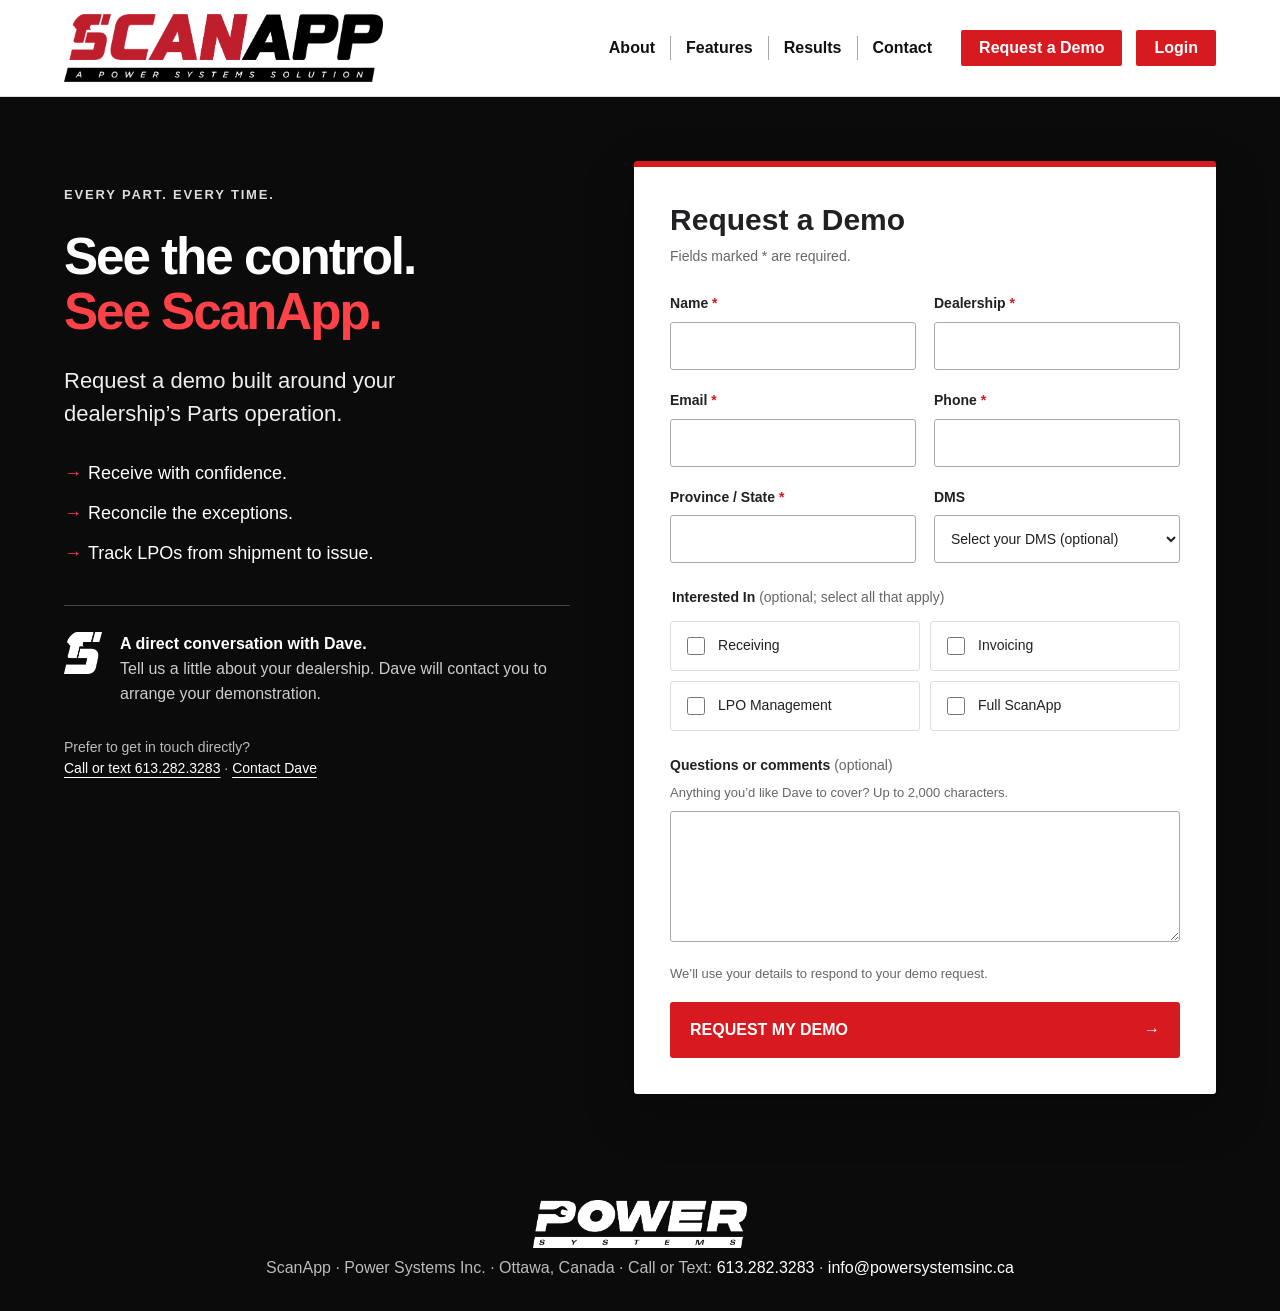
<file: request-demo.html>
<!doctype html>
<html lang="en"><head>
<!-- Google tag (gtag.js) -->
<script async src="https://www.googletagmanager.com/gtag/js?id=G-S8TZXDFMCD"></script>
<script>
  window.dataLayer = window.dataLayer || [];
  function gtag(){dataLayer.push(arguments);}
  gtag('js', new Date());
  gtag('config', 'G-S8TZXDFMCD');
</script>

  <meta charset="utf-8">
  <meta name="viewport" content="width=device-width,initial-scale=1">
  <title>Request a Demo | ScanApp</title>
  <meta name="description" content="See ScanApp receiving, invoicing and LPO management in a demo tailored to your dealership.">
  <link rel="canonical" href="https://www.thescanapp.com/request-demo.html">
  <meta property="og:type" content="website">
  <meta property="og:title" content="Request a Demo | ScanApp">
  <meta property="og:description" content="See ScanApp receiving, invoicing and LPO management in a demo tailored to your dealership.">
  <meta property="og:url" content="https://www.thescanapp.com/request-demo.html">
  <meta property="og:image" content="https://www.thescanapp.com/graphics/scanapp-social-share.jpg">
  <meta property="og:image:width" content="1200">
  <meta property="og:image:height" content="630">
  <meta name="twitter:card" content="summary_large_image">
  <meta name="twitter:image" content="https://www.thescanapp.com/graphics/scanapp-social-share.jpg">
  
  <link rel="icon" href="/favicon.ico?v=red-s-20261003" sizes="16x16 32x32 48x48 64x64"><link rel="icon" type="image/png" href="/graphics/S%20ICON_RED.png?v=red-s-20261003">
  <link rel="stylesheet" href="site.css">
  <link rel="stylesheet" href="request-demo.css">
</head>
<body class="demo-view">
<a class="demo-skip" href="#demo-heading">Skip to demo request</a>
<div data-site-header></div>
<main class="demo-stage">
 <section class="demo-copy" aria-labelledby="demo-heading">
  <p class="demo-eyebrow">EVERY PART. EVERY TIME.</p>
  <h1 id="demo-heading">See the control.<br><span>See ScanApp.</span></h1>
  <p class="demo-intro">Request a demo built around your dealership’s Parts operation.</p>
  <ul class="demo-benefits"><li>Receive with confidence.</li><li>Reconcile the exceptions.</li><li>Track LPOs from shipment to issue.</li></ul>
  <div class="demo-person"><img src="graphics/S%20ICON_WHITE.png" width="38" height="42" alt=""><p><strong>A direct conversation with Dave.</strong><br>Tell us a little about your dealership. Dave will contact you to arrange your demonstration.</p></div>
  <p class="demo-direct">Prefer to get in touch directly?<br><a href="tel:+16132823283">Call or text 613.282.3283</a> · <a href="contact.html">Contact Dave</a></p>
 </section>
 <section class="demo-card" aria-labelledby="form-heading">
  <h2 id="form-heading">Request a Demo</h2><p id="form-help">Fields marked * are required.</p>
  <form name="demo-request" method="POST" data-netlify="true" netlify-honeypot="bot-field" aria-describedby="form-help">
   <input type="hidden" name="form-name" value="demo-request">
   <p hidden><label>Leave this field empty<input name="bot-field" tabindex="-1" autocomplete="off"></label></p>
   <div class="demo-fields"><label for="demo-name">Name <span aria-hidden="true">*</span><input id="demo-name" name="name" type="text" autocomplete="name" maxlength="200" required></label>
<label for="demo-dealership">Dealership <span aria-hidden="true">*</span><input id="demo-dealership" name="dealership" type="text" autocomplete="organization" maxlength="200" required></label>
<label for="demo-email">Email <span aria-hidden="true">*</span><input id="demo-email" name="email" type="email" autocomplete="email" maxlength="200" required></label>
<label for="demo-phone">Phone <span aria-hidden="true">*</span><input id="demo-phone" name="phone" type="tel" autocomplete="tel" maxlength="200" required></label>
<label for="demo-province-state">Province / State <span aria-hidden="true">*</span><input id="demo-province-state" name="province-state" type="text" autocomplete="address-level1" maxlength="200" required></label>
<div class="demo-dms"><label for="demo-dms">DMS</label><select id="demo-dms" name="dms"><option value="">Select your DMS (optional)</option><option>Quorum</option><option>PBS</option><option>Reynolds &amp; Reynolds</option><option>CDK</option><option>Tekion</option><option>Other</option></select></div></div>
   <fieldset><legend>Interested In <span>(optional; select all that apply)</span></legend><div class="demo-choices"><label class="demo-choice"><input type="checkbox" name="interested-in[]" value="Receiving"><span>Receiving</span></label><label class="demo-choice"><input type="checkbox" name="interested-in[]" value="Invoicing"><span>Invoicing</span></label><label class="demo-choice"><input type="checkbox" name="interested-in[]" value="LPO Management"><span>LPO Management</span></label><label class="demo-choice"><input type="checkbox" name="interested-in[]" value="Full ScanApp"><span>Full ScanApp</span></label></div></fieldset>
   <div class="demo-questions"><label for="demo-questions">Questions or comments <span>(optional)</span></label><p id="questions-help">Anything you’d like Dave to cover? Up to 2,000 characters.</p><textarea id="demo-questions" name="questions" rows="5" maxlength="2000" aria-describedby="questions-help"></textarea></div>
   <p class="demo-privacy">We’ll use your details to respond to your demo request.</p>
   <button class="demo-submit" type="submit">REQUEST MY DEMO <span aria-hidden="true">→</span></button>
   <p id="demo-status" role="status" tabindex="-1" hidden></p>
   <noscript><p>Submitting will open Netlify’s confirmation after your request is accepted.</p></noscript>
  </form>
 </section>
</main><div data-site-footer></div><script src="site.js"></script><script src="request-demo.js"></script>
</body></html>
</file>
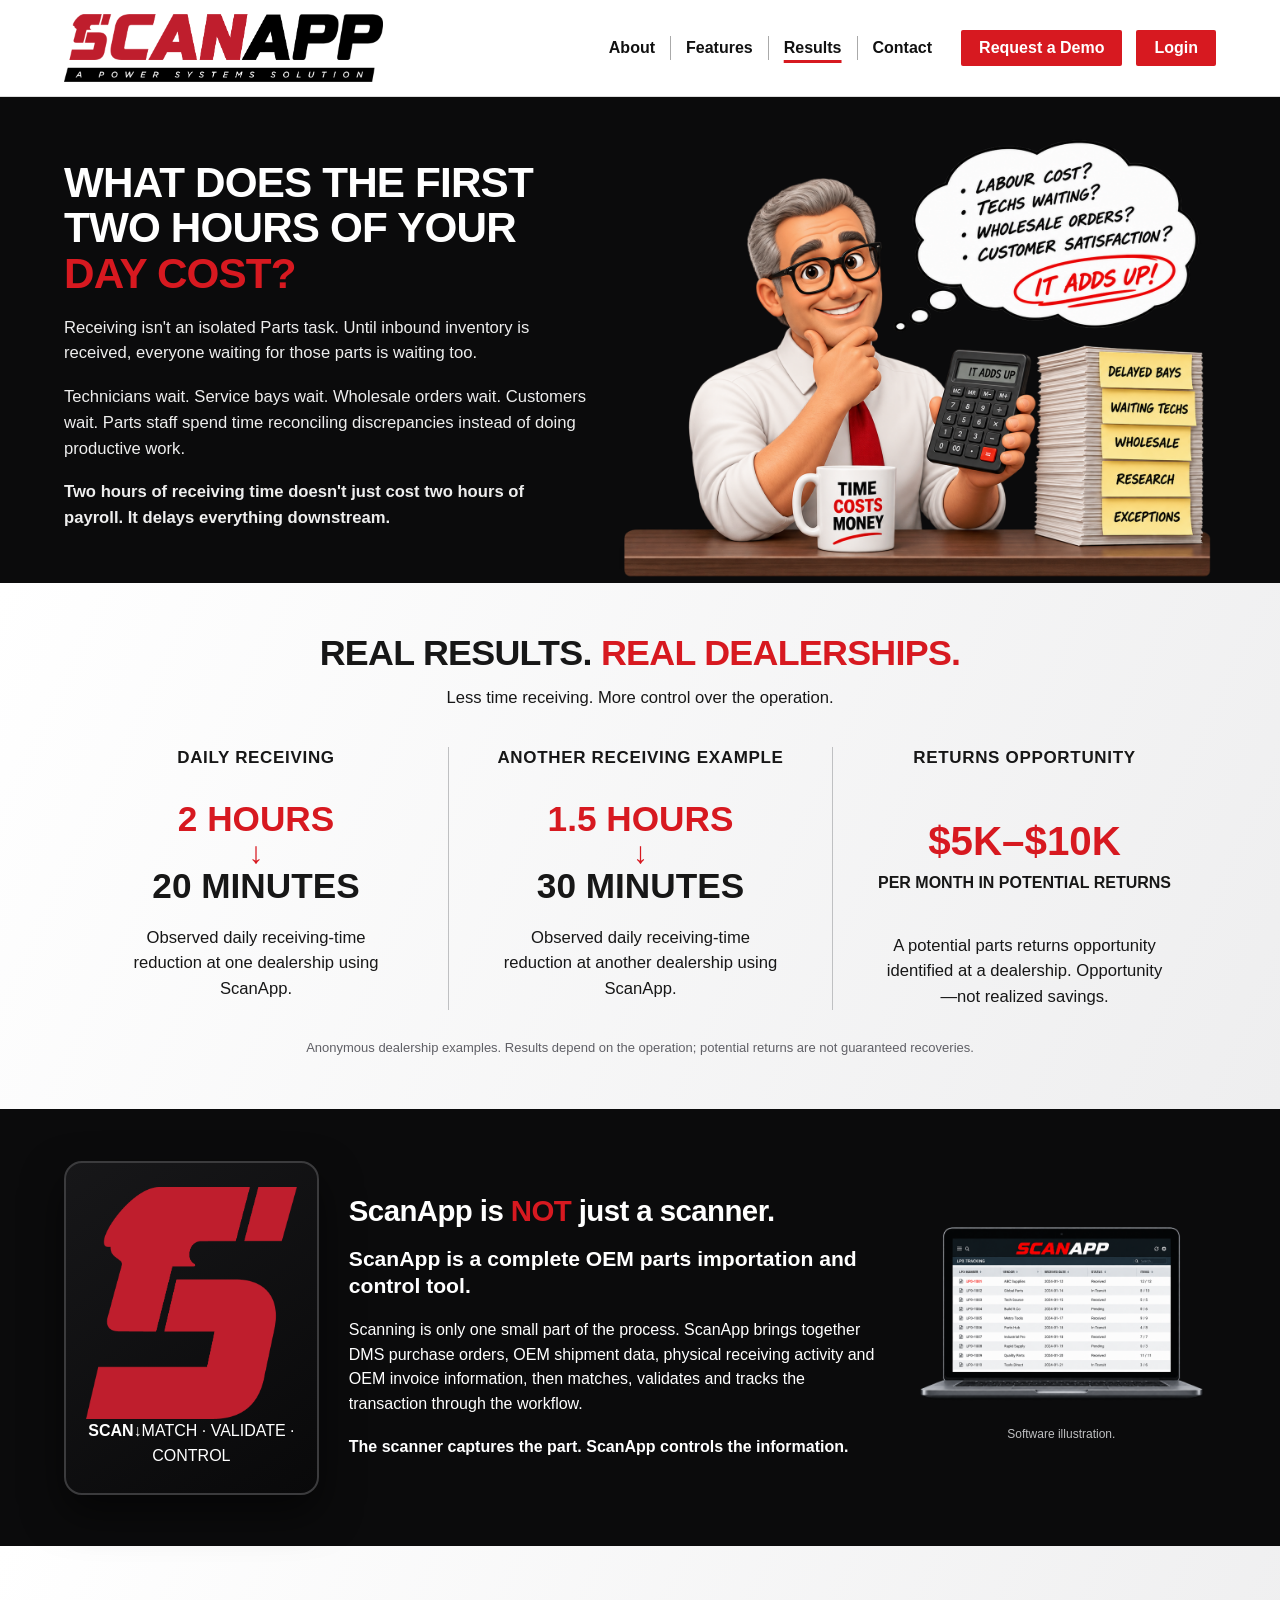
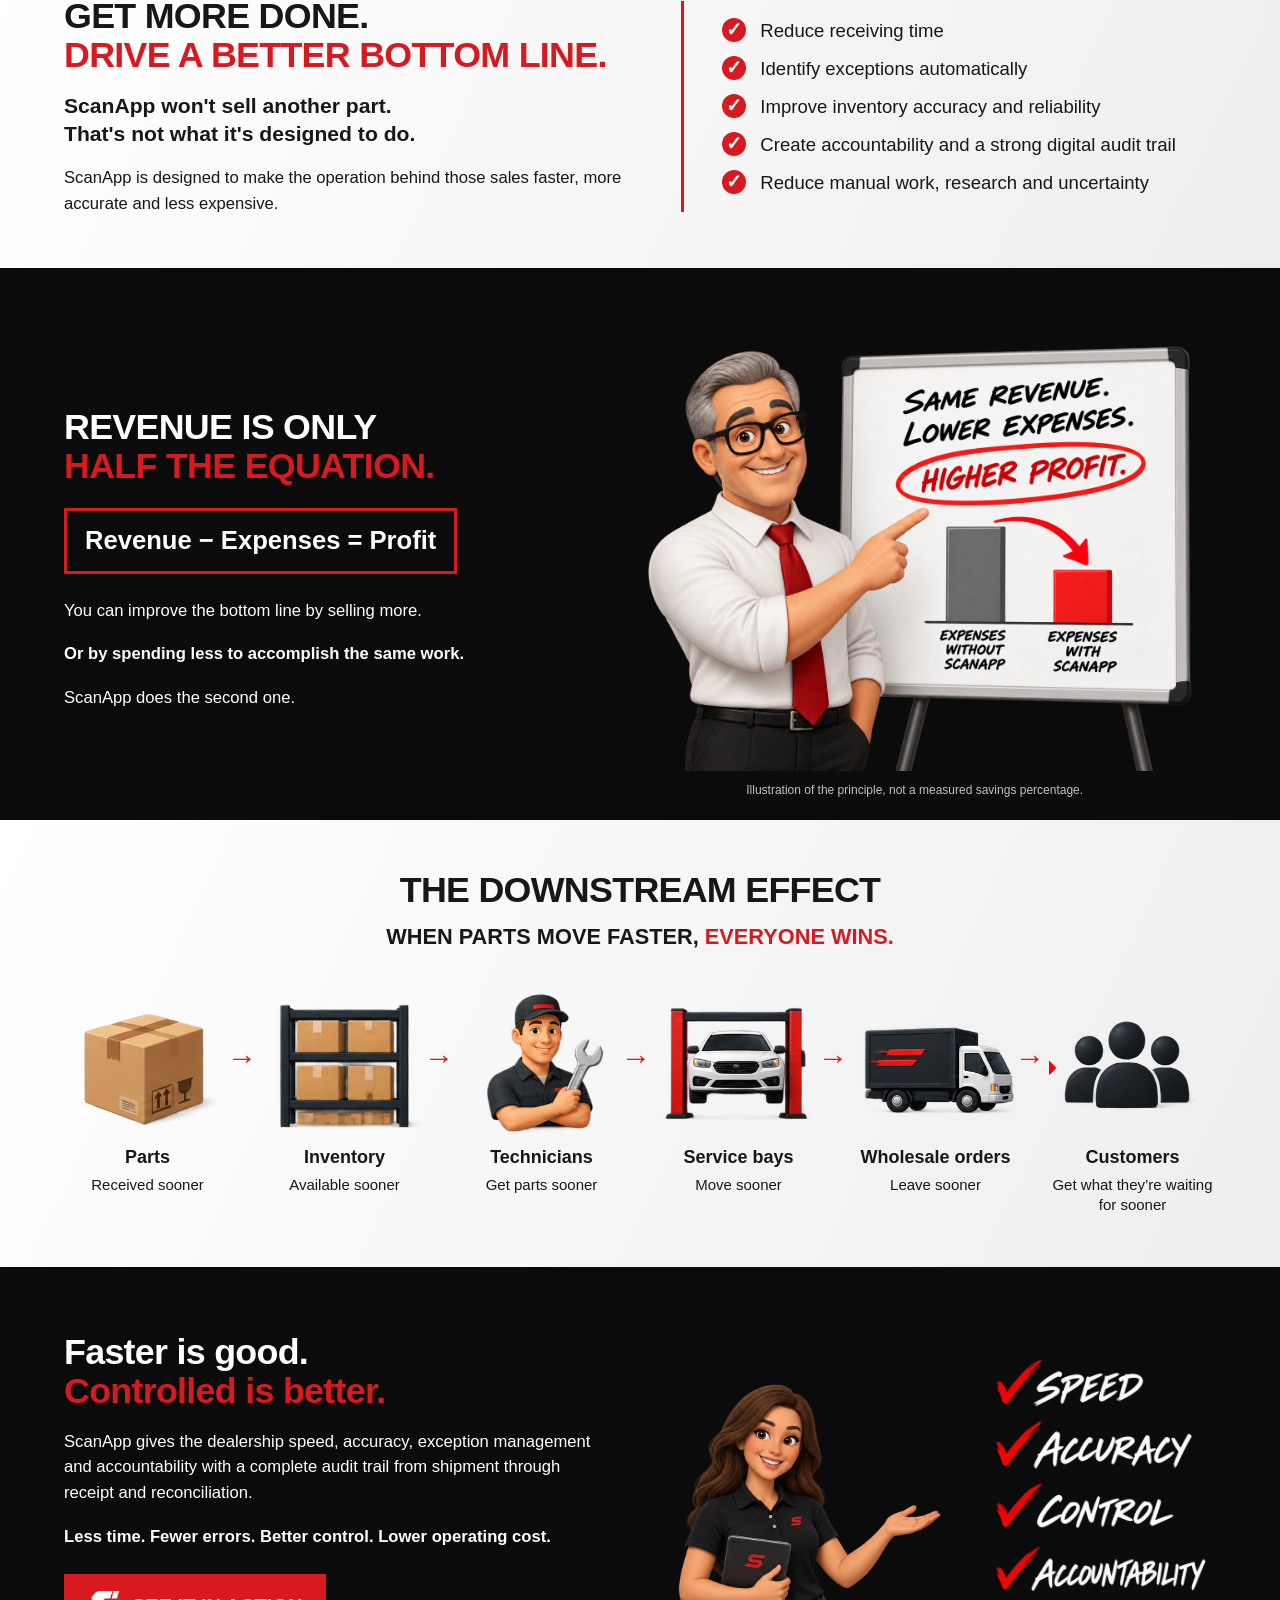
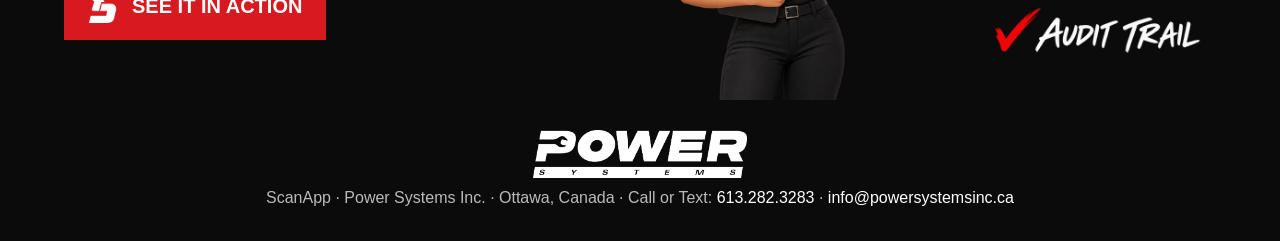
<file: results.html>
<!doctype html>
<html lang="en">
<head>
<!-- Google tag (gtag.js) -->
<script async src="https://www.googletagmanager.com/gtag/js?id=G-S8TZXDFMCD"></script>
<script>
  window.dataLayer = window.dataLayer || [];
  function gtag(){dataLayer.push(arguments);}
  gtag('js', new Date());
  gtag('config', 'G-S8TZXDFMCD');
</script>

<meta charset="utf-8">
<meta name="viewport" content="width=device-width,initial-scale=1">
<title>Dealership Parts Receiving Results & ROI | ScanApp</title>
<meta name="description" content="See anonymous dealership receiving results and how ScanApp parts importation, reconciliation and exception control reduce delays, manual work and operating costs.">
<link rel="canonical" href="https://www.thescanapp.com/results.html">
<meta property="og:type" content="website">
<meta property="og:title" content="Dealership Parts Receiving Results & ROI | ScanApp">
<meta property="og:description" content="See anonymous dealership receiving results and how ScanApp reduces delays, manual work, exceptions and operating costs across Parts operations.">
<meta property="og:url" content="https://www.thescanapp.com/results.html">
<meta name="twitter:card" content="summary_large_image">

<link rel="icon" href="/favicon.ico?v=red-s-20261003" sizes="16x16 32x32 48x48 64x64"><link rel="icon" type="image/png" href="/graphics/S%20ICON_RED.png?v=red-s-20261003">
<link rel="stylesheet" href="site.css">
<style>
/* Results-only styles. Shared site navigation and other pages are unchanged. */
#results-content{--r-red:#d71920;--r-dark:#0b0b0c;font-family:Arial,Helvetica,sans-serif;line-height:1.55;color:#171717}
#results-content *{box-sizing:border-box}
#results-content .r-shell{width:min(1280px,90%);margin-inline:auto;padding-block:clamp(36px,4vw,60px)}
#results-content .r-dark{background:var(--r-dark);color:#fff}
#results-content .r-light{background:linear-gradient(115deg,#fff,#eeeeef)}
#results-content .r-red{color:var(--r-red)}
#results-content h1,#results-content h2,#results-content h3{margin:0;font-weight:800;line-height:1.08;letter-spacing:-.02em}
#results-content h1{font-size:clamp(31px,3.3vw,48px)}
#results-content h2{font-size:clamp(27px,2.8vw,40px)}
#results-content p{font-size:clamp(16px,1.3vw,18px);margin:18px 0 0}
#results-content img{display:block;max-width:100%;height:auto}
#results-content figure{margin:0;min-width:0}
#results-content .r-subhead{font-size:clamp(19px,1.65vw,23px);font-weight:700;line-height:1.3}
#results-content .r-hero-grid{display:grid;grid-template-columns:.98fr 1.12fr;gap:32px;align-items:end;padding-top:38px;padding-bottom:0}
#results-content .r-hero-copy{min-width:0;padding-block:18px 52px}
#results-content .r-hero-copy p{max-width:570px;color:#eee}
#results-content .r-hero-image{width:100%;align-self:end}
#results-content .r-proof{text-align:center}
#results-content .r-intro{margin-top:12px}
#results-content .r-stats{display:grid;grid-template-columns:repeat(3,minmax(0,1fr));margin-top:36px}
#results-content .r-result{padding:0 28px}
#results-content .r-result+.r-result{border-left:1px solid #bfc0c2}
#results-content .r-result h3{font-size:17px;letter-spacing:.04em;line-height:1.25;min-height:42px}
#results-content .r-result>p:last-child{max-width:280px;margin:20px auto 0}
#results-content .r-time{display:flex;flex-direction:column;align-items:center;font-size:clamp(29px,2.75vw,40px);font-weight:800;line-height:1.05;margin-top:12px}
#results-content .r-time-arrow{color:var(--r-red);font-size:30px;line-height:1}
#results-content .r-opportunity{min-height:112px;display:flex;flex-direction:column;justify-content:center;gap:12px;line-height:1.15;margin-top:12px}
#results-content .r-opportunity strong{font-size:clamp(32px,3.15vw,46px);line-height:1;white-space:nowrap}
#results-content .r-opportunity>span{font-size:16px;font-weight:800;line-height:1.2}
#results-content .r-note{font-size:13px;color:#606066;margin-top:28px}
#results-content .r-platform-grid{display:grid;grid-template-columns:.7fr 1.45fr .85fr;gap:30px;align-items:center}
#results-content .r-beyond-scan{width:100%;max-width:300px;justify-self:center;border:2px solid #3b3b3d;border-radius:18px;padding:24px 20px;background:linear-gradient(145deg,#171719,#09090a);box-shadow:0 18px 40px #0008;text-align:center}\n#results-content .r-beyond-scan img{width:86px;height:86px;object-fit:contain;margin:0 auto 16px}\n#results-content .r-beyond-scan strong{display:block;font-size:21px;letter-spacing:.08em;color:#fff}\n#results-content .r-beyond-scan .r-beyond-arrow{display:block;color:var(--r-red);font-size:31px;font-weight:900;line-height:1;margin:8px 0}\n#results-content .r-beyond-scan span:last-child{display:block;font-size:24px;font-weight:900;line-height:1.15;color:#fff}
#results-content .r-platform-copy h2{font-size:clamp(28px,2.3vw,35px)}
#results-content .r-platform-copy p{font-size:16px}
#results-content .r-platform-copy .r-subhead{font-size:clamp(19px,1.65vw,23px)}
#results-content .r-software{width:100%;max-width:370px;justify-self:center}
#results-content .r-software figcaption{font-size:12px;color:#bfc0c2;text-align:center;margin-top:8px}
#results-content .r-bottom-grid{display:grid;grid-template-columns:1.05fr 1fr;gap:56px;align-items:center}
#results-content .r-checks{list-style:none;margin:0;padding:4px 0 4px 38px;border-left:3px solid var(--r-red)}
#results-content .r-checks li{display:flex;gap:14px;align-items:flex-start;margin:13px 0;font-size:clamp(16px,1.45vw,20px);line-height:1.35}
#results-content .r-checks li::before{content:'✓';flex:0 0 24px;width:24px;height:24px;border-radius:50%;background:var(--r-red);color:white;text-align:center;font-weight:800;line-height:24px}
#results-content .r-profit-grid{display:grid;grid-template-columns:.92fr 1.08fr;gap:36px;align-items:center;padding-bottom:20px}
#results-content .r-equation{display:inline-block;border:3px solid var(--r-red);padding:13px 18px;font-size:clamp(19px,2vw,29px);font-weight:800;line-height:1.3;margin:23px 0 6px}
#results-content .r-profit-figure img{width:100%}
#results-content .r-profit-figure figcaption{font-size:12px;text-align:center;color:#c2c2c7;margin:10px 0 0}
#results-content .r-flow{text-align:center}
#results-content .r-flow-subhead{font-size:clamp(18px,1.7vw,24px);font-weight:800;margin-top:10px}
#results-content .r-flow-grid{display:grid;grid-template-columns:repeat(6,minmax(0,1fr));gap:30px;list-style:none;padding:0;margin:32px 0 0}
#results-content .r-flow-step{position:relative;min-width:0}
#results-content .r-flow-step:not(:last-child)::after{content:'→';position:absolute;top:58px;right:-26px;font-size:30px;line-height:1;color:var(--r-red);font-weight:800}
#results-content .r-flow-icon{display:block;width:100%;height:150px;overflow:hidden}
#results-content .r-flow-step h3{font-size:18px;line-height:1.2;margin-top:12px;letter-spacing:0}
#results-content .r-flow-step p{font-size:15px;line-height:1.35;margin:6px 0 0}
#results-content .r-close-grid{display:grid;grid-template-columns:.95fr 1.05fr;gap:32px;align-items:center;padding-bottom:0}
#results-content .r-close-copy{padding-bottom:45px}
#results-content .r-closing-art{display:grid;grid-template-columns:1.18fr .82fr;gap:12px;align-items:end}
#results-content .r-presenter{display:block;width:100%;height:auto;overflow:hidden}
#results-content .r-checklist{width:100%;max-width:255px;align-self:center;margin-bottom:28px}
#results-content .r-cta{display:inline-flex;align-items:center;justify-content:center;gap:12px;max-width:100%;margin-top:24px;background:var(--r-red);color:#fff;padding:17px 24px;text-decoration:none;font-size:20px;font-weight:800;line-height:1.25}
#results-content .r-cta img{width:32px;height:32px;object-fit:contain}
#results-content .r-cta:hover{background:#b91219}
#results-content .r-cta:focus-visible{outline:3px solid white;outline-offset:5px}
.r-skip{position:absolute;left:20px;top:-80px;background:white;color:#111;padding:12px;z-index:100}
.r-skip:focus{top:10px}
#results-content .r-sr-only{position:absolute;width:1px;height:1px;padding:0;overflow:hidden;clip-path:inset(50%);white-space:nowrap}
@media(max-width:1050px){
 #results-content .r-hero-grid{gap:22px;grid-template-columns:1fr 1fr}
 #results-content .r-platform-grid{grid-template-columns:.65fr 1.35fr;gap:28px}
 #results-content .r-software{grid-column:2;max-width:320px}
 #results-content .r-result{padding-inline:20px}
 #results-content .r-bottom-grid{gap:34px}
 #results-content .r-flow-grid{gap:24px}
 #results-content .r-flow-icon{height:120px}
 #results-content .r-flow-step:not(:last-child)::after{right:-22px;top:45px;font-size:26px}
 #results-content .r-flow-step h3{font-size:16px}
}
@media(max-width:800px){
 #results-content .r-hero-grid,#results-content .r-bottom-grid,#results-content .r-profit-grid,#results-content .r-close-grid{grid-template-columns:1fr}
 #results-content .r-hero-grid{padding-top:34px;gap:0}
 #results-content .r-hero-copy{padding:0 0 24px}
 #results-content .r-hero-image{max-width:620px;justify-self:center}
 #results-content .r-stats{grid-template-columns:1fr;gap:28px}
 #results-content .r-result{padding:0 0 28px}
 #results-content .r-result+.r-result{border-left:0;border-top:1px solid #bfc0c2;padding-top:28px}
 #results-content .r-result:last-child{padding-bottom:0}
 #results-content .r-result h3{min-height:0}
 #results-content .r-time{font-size:37px;margin-top:18px}
 #results-content .r-opportunity{min-height:0;margin-top:24px}
 #results-content .r-opportunity strong{font-size:42px}
 #results-content .r-bottom-grid{gap:28px}
 #results-content .r-checks{padding-left:24px}
 #results-content .r-profit-grid{gap:28px}
 #results-content .r-profit-figure{max-width:650px;justify-self:center}
 #results-content .r-flow-grid{grid-template-columns:repeat(3,minmax(0,1fr));gap:30px}
 #results-content .r-flow-icon{height:140px}
 #results-content .r-flow-step::after{display:none}
 #results-content .r-close-copy{padding-bottom:0}
 #results-content .r-closing-art{width:100%;max-width:600px;justify-self:center}
 #results-content .r-checklist{max-width:245px}
}
@media(max-width:520px){
 #results-content .r-shell{width:89%;padding-block:34px}
 #results-content .r-hero-grid{padding-bottom:0}
 #results-content .r-platform-grid{grid-template-columns:1fr;gap:26px}
 #results-content .r-beyond-scan{width:100%;max-width:280px}
 #results-content .r-software{grid-column:auto;width:280px}
 #results-content .r-flow-grid{grid-template-columns:repeat(2,minmax(0,1fr));gap:28px 22px}
 #results-content .r-flow-icon{height:130px}
 #results-content .r-closing-art{grid-template-columns:1fr;justify-items:center;gap:18px}
 #results-content .r-presenter{max-width:330px}
 #results-content .r-checklist{width:240px;max-width:85%;margin-bottom:0}
 #results-content .r-cta{width:100%;padding-inline:12px;font-size:19px}
 #results-content .r-equation{padding:12px;font-size:19px}
}
@media(prefers-reduced-motion:reduce){#results-content *{scroll-behavior:auto}}
</style>
</head>
<body data-results-version="illustrated-anonymous-1">
<a class="r-skip" href="#results-content">Skip to results</a>
<div data-site-header></div>
<main id="results-content">
<section class="r-dark" aria-labelledby="results-title">
<div class="r-shell r-hero-grid">
<div class="r-hero-copy">
<h1 id="results-title">WHAT DOES THE FIRST TWO HOURS OF YOUR <span class="r-red">DAY COST?</span></h1>
<p>Receiving isn't an isolated Parts task.  Until inbound inventory is received, everyone waiting for those parts is waiting too.</p>
<p>Technicians wait.  Service bays wait.  Wholesale orders wait.  Customers wait.  Parts staff spend time reconciling discrepancies instead of doing productive work.</p>
<p><strong>Two hours of receiving time doesn't just cost two hours of payroll.  It delays everything downstream.</strong></p>
</div>
<img class="r-hero-image" src="graphics/ChatGPT%20Image%20Oct%203%2C%202026%2C%2005_47_46%20PM-1.png" width="1448" height="1086" fetchpriority="high" alt="An accountant considers labour costs, waiting technicians, wholesale orders and customers beside a calculator, paperwork and a Time Costs Money mug.">
</div>
</section>
<section class="r-light r-proof" aria-labelledby="proof-title">
<div class="r-shell">
<h2 id="proof-title">REAL RESULTS. <span class="r-red">REAL DEALERSHIPS.</span></h2>
<p class="r-intro">Less time receiving.  More control over the operation.</p>
<div class="r-stats">
<article class="r-result"><h3>DAILY RECEIVING</h3><p class="r-time"><span class="r-red">2 HOURS</span><span class="r-time-arrow" aria-hidden="true">↓</span><span><span class="r-sr-only">reduced to </span>20 MINUTES</span></p><p>Observed daily receiving-time reduction at one dealership using ScanApp.</p></article>
<article class="r-result"><h3>ANOTHER RECEIVING EXAMPLE</h3><p class="r-time"><span class="r-red">1.5 HOURS</span><span class="r-time-arrow" aria-hidden="true">↓</span><span><span class="r-sr-only">reduced to </span>30 MINUTES</span></p><p>Observed daily receiving-time reduction at another dealership using ScanApp.</p></article>
<article class="r-result"><h3>RETURNS OPPORTUNITY</h3><p class="r-opportunity"><strong class="r-red">$5K–$10K</strong><span>PER MONTH IN POTENTIAL RETURNS</span></p><p>A potential parts returns opportunity identified at a dealership.  Opportunity—not realized savings.</p></article>
</div>
<p class="r-note">Anonymous dealership examples.  Results depend on the operation; potential returns are not guaranteed recoveries.</p>
</div>
</section>
<section class="r-dark" aria-labelledby="platform-title">
<div class="r-shell r-platform-grid">
<div class="r-beyond-scan" role="img" aria-label="Scanning leads to matching, validation and control"><img src="graphics/S%20ICON_RED.png" alt=""><strong>SCAN</strong><span class="r-beyond-arrow" aria-hidden="true">↓</span><span>MATCH · VALIDATE · CONTROL</span></div>
<div class="r-platform-copy"><h2 id="platform-title">ScanApp is <span class="r-red">NOT</span> just a scanner.</h2><p class="r-subhead">ScanApp is a complete OEM parts importation and control tool.</p><p>Scanning is only one small part of the process.  ScanApp brings together DMS purchase orders, OEM shipment data, physical receiving activity and OEM invoice information, then matches, validates and tracks the transaction through the workflow.</p><p><strong>The scanner captures the part.  ScanApp controls the information.</strong></p></div>
<figure class="r-software"><img src="graphics/lpo-software.png" width="1024" height="768" loading="lazy" decoding="async" alt="ScanApp software illustration on a laptop."><figcaption>Software illustration.</figcaption></figure>
</div>
</section>
<section class="r-light" aria-labelledby="cost-title">
<div class="r-shell r-bottom-grid">
<div><h2 id="cost-title">GET MORE DONE.<br><span class="r-red">DRIVE A BETTER BOTTOM LINE.</span></h2><p class="r-subhead">ScanApp won't sell another part.<br>That's not what it's designed to do.</p><p>ScanApp is designed to make the operation behind those sales faster, more accurate and less expensive.</p></div>
<ul class="r-checks"><li>Reduce receiving time</li><li>Identify exceptions automatically</li><li>Improve inventory accuracy and reliability</li><li>Create accountability and a strong digital audit trail</li><li>Reduce manual work, research and uncertainty</li></ul>
</div>
</section>
<section class="r-dark" aria-labelledby="profit-title">
<div class="r-shell r-profit-grid">
<div><h2 id="profit-title">REVENUE IS ONLY<br><span class="r-red">HALF THE EQUATION.</span></h2><p class="r-equation">Revenue − Expenses = Profit</p><p>You can improve the bottom line by selling more.</p><p><strong>Or by spending less to accomplish the same work.</strong></p><p>ScanApp does the second one.</p></div>
<figure class="r-profit-figure"><img src="graphics/ChatGPT%20Image%20Oct%203%2C%202026%2C%2005_48_12%20PM-3.png" width="1448" height="1086" loading="lazy" decoding="async" alt="An accountant points to a whiteboard: Same revenue. Lower expenses. Higher profit."><figcaption>Illustration of the principle, not a measured savings percentage.</figcaption></figure>
</div>
</section>
<section class="r-light r-flow" aria-labelledby="flow-title">
<div class="r-shell"><h2 id="flow-title">THE DOWNSTREAM EFFECT</h2><p class="r-flow-subhead">WHEN PARTS MOVE FASTER, <span class="r-red">EVERYONE WINS.</span></p>
<ol class="r-flow-grid">
<li class="r-flow-step"><svg class="r-flow-icon" viewBox="55 195 245 230" aria-hidden="true" focusable="false"><defs><clipPath id="r-flow-clip-1" clipPathUnits="userSpaceOnUse"><rect x="55" y="195" width="245" height="230"/></clipPath></defs><image clip-path="url(#r-flow-clip-1)" href="graphics/ChatGPT%20Image%20Oct%203%2C%202026%2C%2005_48_15%20PM-4.png" width="2172" height="724"/></svg><h3>Parts</h3><p>Received sooner</p></li>
<li class="r-flow-step"><svg class="r-flow-icon" viewBox="400 190 250 230" aria-hidden="true" focusable="false"><defs><clipPath id="r-flow-clip-2" clipPathUnits="userSpaceOnUse"><rect x="400" y="190" width="250" height="230"/></clipPath></defs><image clip-path="url(#r-flow-clip-2)" href="graphics/ChatGPT%20Image%20Oct%203%2C%202026%2C%2005_48_15%20PM-4.png" width="2172" height="724"/></svg><h3>Inventory</h3><p>Available sooner</p></li>
<li class="r-flow-step"><svg class="r-flow-icon" viewBox="770 185 230 245" aria-hidden="true" focusable="false"><defs><clipPath id="r-flow-clip-3" clipPathUnits="userSpaceOnUse"><rect x="770" y="185" width="230" height="245"/></clipPath></defs><image clip-path="url(#r-flow-clip-3)" href="graphics/ChatGPT%20Image%20Oct%203%2C%202026%2C%2005_48_15%20PM-4.png" width="2172" height="724"/></svg><h3>Technicians</h3><p>Get parts sooner</p></li>
<li class="r-flow-step"><svg class="r-flow-icon" viewBox="1100 195 275 225" aria-hidden="true" focusable="false"><defs><clipPath id="r-flow-clip-4" clipPathUnits="userSpaceOnUse"><rect x="1100" y="195" width="275" height="225"/></clipPath></defs><image clip-path="url(#r-flow-clip-4)" href="graphics/ChatGPT%20Image%20Oct%203%2C%202026%2C%2005_48_15%20PM-4.png" width="2172" height="724"/></svg><h3>Service bays</h3><p>Move sooner</p></li>
<li class="r-flow-step"><svg class="r-flow-icon" viewBox="1460 200 300 220" aria-hidden="true" focusable="false"><defs><clipPath id="r-flow-clip-5" clipPathUnits="userSpaceOnUse"><rect x="1460" y="200" width="300" height="220"/></clipPath></defs><image clip-path="url(#r-flow-clip-5)" href="graphics/ChatGPT%20Image%20Oct%203%2C%202026%2C%2005_48_15%20PM-4.png" width="2172" height="724"/></svg><h3>Wholesale orders</h3><p>Leave sooner</p></li>
<li class="r-flow-step"><svg class="r-flow-icon" viewBox="1840 200 315 220" aria-hidden="true" focusable="false"><defs><clipPath id="r-flow-clip-6" clipPathUnits="userSpaceOnUse"><rect x="1840" y="200" width="315" height="220"/></clipPath></defs><image clip-path="url(#r-flow-clip-6)" href="graphics/ChatGPT%20Image%20Oct%203%2C%202026%2C%2005_48_15%20PM-4.png" width="2172" height="724"/></svg><h3>Customers</h3><p>Get what they’re waiting for sooner</p></li>
</ol></div>
</section>
<section class="r-dark" aria-labelledby="control-title">
<div class="r-shell r-close-grid">
<div class="r-close-copy"><h2 id="control-title">Faster is good.<br><span class="r-red">Controlled is better.</span></h2><p>ScanApp gives the dealership speed, accuracy, exception management and accountability with a complete audit trail from shipment through receipt and reconciliation.</p><p><strong>Less time.  Fewer errors.  Better control.  Lower operating cost.</strong></p><a data-demo-cta class="r-cta" href="request-demo.html"><img src="graphics/S%20ICON_WHITE.png" width="32" height="32" alt="">SEE IT IN ACTION</a></div>
<div class="r-closing-art"><svg class="r-presenter" viewBox="140 0 930 870" role="img" aria-label="ScanApp team member holding a tablet and presenting the benefits"><image href="graphics/ChatGPT%20Image%20Oct%203%2C%202026%2C%2005_48_18%20PM-5.png" width="1086" height="1448"/></svg><img class="r-checklist" src="graphics/ChatGPT%20Image%20Oct%203%2C%202026%2C%2005_48_21%20PM-6.png" width="1024" height="1536" loading="lazy" decoding="async" alt="Speed. Accuracy. Control. Accountability. Audit trail."></div>
</div>
</section>
</main>
<div data-site-footer></div>
<script src="site.js"></script>
</body>
</html>
</file>
<file: site.css>
:root{--red:#d71920;--black:#0b0b0c;--ink:#202124;--muted:#666;--line:#ddd;--soft:#f6f6f6}*{box-sizing:border-box}body{margin:0;font-family:Arial,Helvetica,sans-serif;color:var(--ink);line-height:1.55;background:#fff}header{background:#fff;border-bottom:1px solid var(--line);padding:14px 5%;display:flex;align-items:center;justify-content:space-between;position:sticky;top:0;z-index:10}.brand img{height:68px;width:auto;display:block}nav{display:flex;align-items:center}nav>a,.drop>a{color:#111;text-decoration:none;font-weight:700;padding:0 15px}nav>a+*,.drop+*{border-left:1px solid #aaa}.drop{position:relative}.dropmenu{display:none;position:absolute;top:26px;left:0;background:#fff;border:1px solid var(--line);min-width:190px;box-shadow:0 12px 25px #0002}.drop:hover .dropmenu{display:block}.dropmenu a{display:block;padding:11px 14px;color:#111;text-decoration:none}.dropmenu a:hover{background:var(--soft)}.menu{display:none;border:0;background:none;font-size:30px}.hero{background:var(--black);color:#fff;padding:72px 7%}.hero-inner{max-width:1200px;margin:auto;display:grid;grid-template-columns:1.1fr .9fr;gap:50px;align-items:center}.hero h1{font-size:52px;line-height:1.05;margin:0 0 18px}.hero p{font-size:20px;color:#e7e7e7}.red{color:var(--red)}.btn{display:inline-block;background:var(--red);color:#fff;padding:13px 20px;text-decoration:none;font-weight:800;margin-top:12px}.wrap{max-width:1200px;margin:auto;padding:60px 6%}.wrap h1,.wrap h2{line-height:1.1}.wrap h2{font-size:34px}.lead{font-size:20px;color:var(--muted);max-width:900px}.feature-links{display:grid;grid-template-columns:repeat(3,1fr);gap:28px;margin-top:36px}.feature-links a{border-top:5px solid var(--red);padding:24px;background:var(--soft);color:var(--ink);text-decoration:none}.feature-links h3{font-size:25px;margin:0 0 8px}.split{display:grid;grid-template-columns:1fr 1fr;gap:42px;align-items:center}.photo{width:100%;display:block}.black{background:var(--black);color:#fff}.black .lead{color:#ddd}.stat{font-size:38px;font-weight:900}.dms{display:flex;flex-wrap:wrap;gap:12px;margin-top:18px}.pill{border:1px solid #bbb;padding:9px 14px}.footer{background:#0b0b0c;color:#bbb;padding:30px 6%;text-align:center}.footer img{height:48px;max-width:240px}.guide{padding:18px 0;border-bottom:1px solid var(--line)}.guide a{color:var(--red);font-weight:800}.lpo-flow{display:grid;grid-template-columns:repeat(5,1fr);gap:12px;margin-top:28px}.lpo-flow div{background:#fff;color:#111;padding:18px;border-top:4px solid var(--red)}@media(max-width:800px){header{flex-wrap:wrap}.brand img{height:44px}.menu{display:block}nav{display:none;width:100%;flex-direction:column;align-items:stretch;padding-top:10px}nav.open{display:flex}nav>a,.drop>a{display:block;padding:12px 0;border-top:1px solid var(--line)}nav>a+*,.drop+*{border-left:0}.dropmenu{display:block;position:static;border:0;box-shadow:none;padding-left:16px}.dropmenu a{padding:8px 0}.hero-inner,.split{grid-template-columns:1fr}.hero{padding:48px 6%}.hero h1{font-size:38px}.feature-links{grid-template-columns:1fr}.lpo-flow{grid-template-columns:1fr}.wrap{padding:44px 6%}}
.lpo-hero-art{display:grid;grid-template-columns:1fr 1fr;gap:18px;align-items:end}.lpo-people{display:flex;align-items:flex-end;justify-content:center}.lpo-people img{width:48%;max-width:260px;object-fit:contain}.process-grid{display:grid;grid-template-columns:repeat(5,1fr);gap:18px;margin-top:34px}.process-item{text-align:center}.process-item img{width:100%;aspect-ratio:1.2/1;object-fit:contain}.process-title{font-size:30px;font-weight:900;line-height:1;margin:12px 0 8px}.process-sub{font-size:17px;font-weight:800;min-height:26px}.solution-list{font-size:18px;line-height:1.7}.solution-list li{margin-bottom:10px}.benefit-grid{display:grid;grid-template-columns:repeat(6,1fr);gap:18px;margin-top:30px}.benefit{text-align:center}.benefit img{height:76px;max-width:100%;object-fit:contain}.benefit strong{display:block;margin-top:10px}.dept-grid{display:grid;grid-template-columns:repeat(3,1fr);gap:32px}.dept{display:grid;grid-template-columns:130px 1fr;gap:18px;align-items:end}.dept img{width:130px;max-height:190px;object-fit:contain}.visual-pair{display:grid;grid-template-columns:1fr 1fr;gap:22px;align-items:center}.visual-pair img{width:100%;max-height:360px;object-fit:contain}
@media(max-width:900px){.process-grid{grid-template-columns:1fr 1fr}.benefit-grid{grid-template-columns:1fr 1fr 1fr}.dept-grid{grid-template-columns:1fr}.lpo-hero-art{grid-template-columns:1fr}.visual-pair{grid-template-columns:1fr}}
@media(max-width:600px){.process-grid{grid-template-columns:1fr}.process-item{display:grid;grid-template-columns:130px 1fr;text-align:left;gap:18px;align-items:center;border-bottom:1px solid #ddd;padding:18px 0}.process-item img{width:130px}.process-title{font-size:28px;margin:0 0 6px}.process-sub{min-height:0}.benefit-grid{grid-template-columns:1fr 1fr}.dept{grid-template-columns:100px 1fr}.dept img{width:100px}.lpo-people img{width:50%}}

/* LPO hero balance */
.lpo-hero-art{grid-template-columns:1fr!important;position:relative;min-height:430px;align-items:end}
.lpo-people{position:relative;z-index:2;justify-content:flex-start!important;padding-right:18%}
.lpo-people img{width:45%!important;max-width:245px!important}
.hero-lpo-box{position:absolute;right:0;bottom:0;width:38%!important;max-width:300px!important;height:auto;object-fit:contain;z-index:1}
.hero .hero-inner>div:first-child{min-width:0}
@media(min-width:901px){.hero .hero-inner{grid-template-columns:minmax(430px,1fr) minmax(430px,1fr)!important}.hero h1{font-size:52px!important;max-width:620px}.hero p{max-width:620px}}
@media(max-width:900px){.lpo-hero-art{min-height:360px}.lpo-people{padding-right:20%}.hero-lpo-box{width:36%!important}}
@media(max-width:600px){.lpo-hero-art{min-height:300px}.lpo-people{padding-right:15%}.lpo-people img{width:48%!important}.hero-lpo-box{width:34%!important}.hero h1{font-size:38px!important}}

/* Approved LPO polish */
.hero h1{white-space:nowrap;font-size:clamp(34px,3.3vw,54px)!important}
.process-item{display:flex;flex-direction:column}.process-item img{order:0}.process-item>div{order:1;display:flex;flex-direction:column;flex:1}.process-title{min-height:36px}.process-sub{order:2;margin-top:2px}.process-item p{order:3}
.dept-grid .dept:nth-child(2) img{transform:scale(1.12);transform-origin:bottom center}
.action-btn{font-size:24px!important;padding:18px 30px!important;min-width:300px;display:inline-flex!important;align-items:center;justify-content:center;gap:14px}.action-btn img{width:36px;height:36px;object-fit:contain}.footer a{color:#fff;text-decoration:none}.footer a:hover{text-decoration:underline}
@media(max-width:900px){.hero h1{white-space:normal}.process-title{min-height:0}.dept-grid .dept:nth-child(2) img{transform:scale(1.08)}}
@media(max-width:600px){.action-btn{font-size:21px!important;min-width:0;width:100%;max-width:360px;padding:17px 22px!important}.action-btn img{width:32px;height:32px}.process-item{display:grid}.process-item>div{display:block}.process-sub{margin-top:2px}}

/* Mobile LPO hero correction */
@media(max-width:600px){
 .hero .hero-inner{display:block!important}
 .lpo-hero-art{min-height:0!important;height:auto!important;margin-top:28px;display:block!important;position:relative!important}
 .lpo-people{padding:0!important;display:flex!important;align-items:flex-end!important;justify-content:center!important;position:relative!important}
 .lpo-people img{width:46%!important;max-width:190px!important}
 .hero-lpo-box{position:absolute!important;right:2%!important;bottom:0!important;width:25%!important;max-width:110px!important}
}

.contact-page{min-height:calc(100vh - 150px);display:grid;grid-template-columns:1fr 1.08fr;background:#f5f5f5}.contact-copy{background:#171717;color:#fff;padding:70px max(6vw,40px);display:flex;flex-direction:column;justify-content:center}.contact-copy .eyebrow{font-size:18px;font-weight:900;letter-spacing:.08em}.contact-copy h1{font-size:64px;line-height:1;margin:10px 0 24px}.contact-copy h1 span,.contact-tagline span{color:var(--red)}.contact-copy p{font-size:20px;max-width:610px}.contact-copy a{color:#fff}.contact-lead{font-weight:800}.contact-actions{display:flex;gap:16px;align-items:stretch;margin:18px 0 26px;flex-wrap:wrap}.contact-actions .action-btn,.linkedin-btn{margin:0!important;min-height:64px;min-width:270px;display:inline-flex!important;align-items:center;justify-content:center;gap:12px;padding:15px 24px!important;font-size:19px!important;font-weight:900;text-decoration:none}.linkedin-btn{background:#0a66c2;color:#fff}.linkedin-btn strong{font-size:25px}.founder-line{font-size:18px;margin-top:6px}.contact-tagline{font-size:31px;font-weight:900;font-style:italic;margin-top:34px}.contact-art{display:flex;align-items:center;justify-content:center;padding:28px;background:#fff}.contact-art img{width:100%;max-width:780px;height:auto;display:block}
@media(max-width:800px){.contact-page{grid-template-columns:1fr}.contact-copy{padding:48px 6% 38px}.contact-copy h1{font-size:48px}.contact-copy p{font-size:18px}.contact-actions{display:grid;grid-template-columns:1fr}.contact-actions .action-btn,.linkedin-btn{width:100%;min-width:0}.contact-art{padding:18px 5% 32px}.contact-tagline{font-size:26px}}

/* Contact scene approved composition */
.contact-scene{padding:0!important;overflow:hidden;background:#111!important;align-items:stretch!important}
.contact-scene img{width:100%!important;height:100%!important;max-width:none!important;object-fit:cover!important;object-position:68% center}
@media(min-width:801px){.contact-page{grid-template-columns:48% 52%}.contact-scene{min-height:760px}}
@media(max-width:800px){.contact-scene{min-height:520px}.contact-scene img{object-position:70% center}.contact-copy{order:1}.contact-scene{order:2}}
@media(max-width:520px){.contact-scene{min-height:430px}.contact-scene img{object-position:71% center}}

/* Current-page underline: shared desktop, dropdown and mobile navigation. */
[data-site-header] nav a.is-active {
  text-decoration-line: underline;
  text-decoration-color: var(--red);
  text-decoration-thickness: 3px;
  text-underline-offset: 7px;
  text-decoration-skip-ink: none;
}


/* Receiving page */
.receiving-process .process-item{border-top:5px solid var(--red);background:var(--soft);padding:22px;text-align:left}
.receiving-process .process-item>div{display:block}
.receiving-process .process-title{font-size:27px;min-height:0;margin:0 0 10px}
.receiving-process .process-item p{margin:0}
.receiving-callout{border-left:5px solid var(--red);padding:22px 0 22px 28px;align-self:center}
.receiving-callout-title{font-size:30px;font-weight:900;line-height:1.05}
.receiving-callout-accent{font-size:30px;font-weight:900;line-height:1.05;color:var(--red);margin:4px 0 18px}
.receiving-callout p{font-size:19px;color:#ddd}
.receiving-dms{background:var(--soft);border-top:5px solid var(--red);padding:28px}
.receiving-dms h3{font-size:28px;margin:0 0 18px}
.receiving-dms p{margin:0 0 18px}
@media(max-width:900px){.receiving-process{grid-template-columns:1fr 1fr}}
@media(max-width:600px){.receiving-process{grid-template-columns:1fr}.receiving-process .process-item{display:block}.receiving-callout-title,.receiving-callout-accent{font-size:26px}}


/* Receiving hero: keep headline inside its column */
.hero .hero-inner > div:first-child{min-width:0}
.hero .hero-inner > div:first-child h1{white-space:normal!important;overflow-wrap:normal;word-break:normal}
@media(min-width:901px){
  .hero .hero-inner > div:first-child h1{font-size:clamp(38px,3vw,50px)!important}
}


/* Receiving hero character */
.receiving-hero-art{display:flex;align-items:flex-end;justify-content:center;align-self:stretch}
.receiving-hero-art img{display:block;max-height:440px;max-width:100%;width:auto;object-fit:contain;object-position:bottom center}
@media(max-width:900px){.receiving-hero-art img{max-height:360px}}
@media(max-width:600px){.receiving-hero-art{margin-top:24px}.receiving-hero-art img{max-height:300px}}


/* Receiving dealership row: compact, aligned, equal character scale */
.receiving-depts{grid-template-columns:repeat(3,1fr);gap:24px;align-items:start}
.receiving-depts .dept{display:grid;grid-template-columns:88px 1fr;gap:16px;align-items:start}
.receiving-depts .dept img,.receiving-depts .dept:nth-child(2) img{width:88px;height:112px;max-height:none;object-fit:contain;object-position:top center;transform:none}
.receiving-depts .dept h3{margin:0 0 8px;font-size:24px;line-height:1.1}
.receiving-depts .dept p{margin:0}
@media(max-width:900px){.receiving-depts{grid-template-columns:1fr}.receiving-depts .dept{grid-template-columns:88px 1fr}}
@media(max-width:600px){.receiving-depts .dept{grid-template-columns:76px 1fr}.receiving-depts .dept img,.receiving-depts .dept:nth-child(2) img{width:76px;height:98px}}


/* LPO benefits across dealership: characters beside copy at all sizes */
@media(max-width:600px){
 .dept-grid .dept{display:grid!important;grid-template-columns:88px 1fr!important;gap:16px!important;align-items:start!important}
 .dept-grid .dept img,.dept-grid .dept:nth-child(2) img{width:88px!important;height:112px!important;max-height:none!important;object-fit:contain!important;object-position:top center!important;transform:none!important}
 .dept-grid .dept h3{margin:0 0 8px!important}
 .dept-grid .dept p{margin:0!important}
}


/* LPO hero: bottom-align copy and artwork to eliminate dead space */
@media(min-width:901px){
 .hero:has(.lpo-hero-art){padding-top:54px;padding-bottom:42px}
 .hero:has(.lpo-hero-art) .hero-inner{align-items:end!important}
 .hero:has(.lpo-hero-art) .lpo-hero-art{min-height:0!important;align-self:end}
 .hero:has(.lpo-hero-art) .lpo-people{align-items:flex-end}
}


/* Hero character sizing: one equal-size character on LPO and Receiving */
.lpo-hero-art .lpo-people{padding-right:38%!important;justify-content:center!important}
.lpo-hero-art .lpo-people img,.receiving-hero-art img{width:auto!important;height:360px!important;max-width:100%!important;max-height:360px!important;object-fit:contain!important;object-position:bottom center}
@media(max-width:900px){.lpo-hero-art .lpo-people img,.receiving-hero-art img{height:320px!important;max-height:320px!important}}
@media(max-width:600px){.lpo-hero-art .lpo-people{padding-right:25%!important}.lpo-hero-art .lpo-people img,.receiving-hero-art img{height:270px!important;max-height:270px!important;width:auto!important}}


/* Keep feature-page hero bands the same height on desktop */
@media(min-width:901px){
 .hero:has(.lpo-hero-art),
 .receiving-hero{
   height:500px!important;
   min-height:500px!important;
   padding-top:42px!important;
   padding-bottom:42px!important;
   display:flex!important;
   align-items:center!important;
 }
 .hero:has(.lpo-hero-art) .hero-inner,
 .receiving-hero .hero-inner{
   width:100%;
   align-items:center!important;
 }
}


/* Match dealership-benefit black bands and align all three columns */
@media(min-width:901px){
 section.black:has(.dept-grid){
   min-height:360px!important;
   display:flex!important;
   align-items:center!important;
 }
 section.black:has(.dept-grid)>.wrap{
   width:100%;
   padding-top:44px!important;
   padding-bottom:44px!important;
 }
 .dept-grid,.receiving-depts{
   align-items:start!important;
 }
 .dept-grid .dept,.receiving-depts .dept{
   align-items:start!important;
 }
 .dept-grid .dept img,.dept-grid .dept:nth-child(2) img,
 .receiving-depts .dept img,.receiving-depts .dept:nth-child(2) img{
   align-self:start!important;
 }
 .dept-grid .dept h3,.receiving-depts .dept h3{
   margin-top:0!important;
 }
}


/* Match the main black feature-detail bands on Receiving and LPO */
@media(min-width:901px){
 section.black:has(.receiving-callout),
 section.black:has(.solution-list):has(.visual-pair){
   min-height:680px!important;
   display:flex!important;
   align-items:center!important;
 }
 section.black:has(.receiving-callout)>.wrap,
 section.black:has(.solution-list):has(.visual-pair)>.wrap{
   width:100%;
   padding-top:50px!important;
   padding-bottom:50px!important;
 }
}


/* Shared feature dealership section: identical LPO and Receiving geometry */
@media(min-width:901px){
 .feature-dept-grid{
   display:grid!important;
   grid-template-columns:repeat(3,minmax(0,1fr))!important;
   gap:48px!important;
   align-items:start!important;
 }
 .feature-dept-grid .dept{
   display:grid!important;
   grid-template-columns:96px minmax(0,1fr)!important;
   gap:20px!important;
   align-items:start!important;
 }
 .feature-dept-grid .dept img,
 .feature-dept-grid .dept:nth-child(2) img{
   width:96px!important;
   height:126px!important;
   max-height:126px!important;
   object-fit:contain!important;
   object-position:top center!important;
   transform:none!important;
   align-self:start!important;
 }
 .feature-dept-grid .dept h3{
   margin:0 0 10px!important;
   font-size:22px!important;
   line-height:1.1!important;
 }
 .feature-dept-grid .dept p{
   margin:0!important;
   line-height:1.55!important;
 }
}


/* Results page */
.results-hero .hero-inner{align-items:center}
.results-accountant{position:relative;min-height:330px;display:flex;align-items:flex-end;justify-content:center}
.results-thought{position:absolute;right:0;top:0;background:#fff;color:#111;border-radius:48% 52% 46% 54%;padding:28px 38px;font-size:19px;font-weight:800;line-height:1.45;transform:rotate(-3deg);box-shadow:0 8px 24px #0006}
.results-thought strong{color:var(--red);font-size:24px}
.results-calculator{background:#2a2a2a;border:5px solid #777;border-radius:12px;padding:25px 35px;color:#fff;font-size:25px;line-height:1.5;letter-spacing:.25em;box-shadow:0 10px 25px #0008}
.results-calculator span{display:block;margin-top:12px;color:#fff;background:var(--red);padding:7px 10px;font-size:14px;letter-spacing:0;text-align:center;font-weight:900}
.results-page h2,.results-flow h2,.results-bottom-line h2,.results-equation h2,.results-not-scanner h2,.results-close h2{font-size:38px}
.results-stats{display:grid;grid-template-columns:repeat(3,1fr);gap:0;margin-top:34px;border-top:1px solid var(--line);border-bottom:1px solid var(--line)}
.result-card{padding:34px;border-right:1px solid var(--line)}
.result-card:last-child{border-right:0}.result-card .stat{color:var(--red);line-height:1.1}.result-card p{font-size:18px}
.results-not-scanner .split{grid-template-columns:.7fr 1.3fr}
.not-scanner-mark{height:300px;width:300px;border:22px solid var(--red);border-radius:50%;position:relative;margin:auto;display:flex;align-items:center;justify-content:center}
.scanner-symbol{font-size:170px;font-weight:900;transform:rotate(-20deg);color:#777}
.no-slash{position:absolute;width:310px;height:22px;background:var(--red);transform:rotate(-45deg)}
.results-checks{font-size:20px;border-left:4px solid var(--red);padding-left:38px}
.results-checks li{margin-bottom:15px}
.profit-equation{display:inline-block;border:3px solid var(--red);padding:15px 22px;font-size:27px;font-weight:900;margin:12px 0 24px}
.results-ledger{border:4px solid #eee;background:#fff;color:#111;padding:38px;text-align:center;font-size:30px;font-weight:900;transform:rotate(-1deg)}
.results-ledger>div{margin:10px}.results-profit{border:4px solid var(--red);padding:14px;border-radius:50%}
.results-flow{text-align:center}.results-flow .lead{margin-left:auto;margin-right:auto}
.downstream-grid{display:grid;grid-template-columns:1fr auto 1fr auto 1fr auto 1fr auto 1fr auto 1fr;gap:12px;align-items:center;margin-top:40px}
.downstream-grid div{background:var(--soft);padding:22px 12px;border-top:5px solid var(--red);min-height:115px;display:flex;flex-direction:column;justify-content:center}
.downstream-grid strong{font-size:18px}.downstream-grid span{display:block;margin-top:7px}.downstream-grid b{color:var(--red);font-size:30px}
.results-control-list{display:flex;flex-direction:column;gap:15px;font-size:28px;font-style:italic}
.results-control-list strong{color:#fff}.results-control-list strong::first-letter{color:var(--red)}
@media(max-width:900px){.results-stats{grid-template-columns:1fr}.result-card{border-right:0;border-bottom:1px solid var(--line)}.downstream-grid{grid-template-columns:1fr}.downstream-grid b{transform:rotate(90deg)}.results-accountant{min-height:280px}.results-not-scanner .split{grid-template-columns:1fr}.not-scanner-mark{width:230px;height:230px}.no-slash{width:240px}.scanner-symbol{font-size:130px}}
@media(max-width:600px){.results-thought{position:relative;right:auto;top:auto;margin-bottom:24px;font-size:16px}.results-accountant{display:block;min-height:0}.results-calculator{max-width:220px;margin:auto}.results-page h2,.results-flow h2,.results-bottom-line h2,.results-equation h2,.results-not-scanner h2,.results-close h2{font-size:32px}.result-card{padding:26px 0}.results-control-list{font-size:22px}}

/* Shared Login CTA */
nav>a.login-btn{background:var(--red);color:#fff;padding:10px 18px;margin-left:14px;border:0;text-decoration:none;font-weight:800;line-height:1;border-radius:2px}
nav>a.login-btn:hover{background:#b91219}
nav>a.login-btn:focus-visible{outline:3px solid #111;outline-offset:3px}
@media(max-width:800px){nav>a.login-btn{margin:10px 0 0;padding:13px 16px;text-align:center;border-top:0}}

/* Shared demo CTA; collapse before the expanded navigation crowds the logo. */
nav>a.demo-nav{background:var(--red);color:#fff;padding:10px 18px;margin-left:14px;border:0;border-radius:2px;font-size:16px;font-weight:800;line-height:1;white-space:nowrap}
nav>a.demo-nav:hover{background:#b91219}
nav>a.demo-nav:focus-visible{outline:3px solid #111;outline-offset:3px}
@media(min-width:801px) and (max-width:1150px){header{flex-wrap:wrap}.menu{display:block}nav{display:none;width:100%;flex-direction:column;align-items:stretch;padding-top:10px}nav.open{display:flex}nav>a,.drop>a{display:block;padding:12px 0;border-top:1px solid var(--line)}nav>a+*,.drop+*{border-left:0}.dropmenu{display:block;position:static;border:0;box-shadow:none;padding-left:16px}.dropmenu a{padding:8px 0}nav>a.login-btn{margin:10px 0 0;padding:13px 16px;text-align:center}}
@media(max-width:1150px){nav>a.demo-nav{margin:10px 0 0;padding:13px 16px;text-align:center}}
</file>
<file: home.css>
/* Homepage-only styles.  Intentionally does not modify site.css or Contact. */
.sa-home-hero{background:#0b0b0c;color:#fff;isolation:isolate;overflow:hidden}
.sa-home-grid{max-width:1480px;margin-inline:auto;padding:clamp(28px,4vw,58px) clamp(20px,4.5vw,68px);display:grid;grid-template-columns:minmax(0,1fr) minmax(0,1.03fr);align-items:center;gap:clamp(24px,3vw,48px)}
.sa-home-copy,.sa-home-visual{min-width:0}
.sa-home-wordmark{display:block;width:min(100%,410px);height:auto;margin-bottom:26px}
.sa-home-copy h1{margin:0;font-size:clamp(36px,3.4vw,54px);font-weight:800;line-height:1.06;letter-spacing:-.035em;white-space:normal;overflow-wrap:normal;text-wrap:balance}
.sa-home-copy h1 span{display:block;color:#ed2027}
.sa-home-copy p{margin:24px 0 28px;font-size:clamp(17px,1.35vw,20px);line-height:1.62;color:#e5e5e5;max-width:58ch}
.sa-home-cta{display:inline-flex;justify-content:center;align-items:center;gap:14px;padding:18px 25px;min-height:64px;background:#d71920;color:#fff;text-decoration:none;font-weight:800;font-size:22px;line-height:1.3;border:2px solid transparent;border-radius:4px}
.sa-home-cta img{width:30px;height:34px;object-fit:contain}
.sa-home-cta:hover{background:#b80f18}
.sa-home-cta:focus-visible,.sa-home-main a:focus-visible{outline:3px solid #fff;outline-offset:5px}
.sa-home-main a:focus-visible{outline-color:#d71920}
.sa-home-cta .sa-arrow{font-size:29px;font-weight:400;margin-left:4px}
.sa-home-tagline{margin:0 0 14px;text-align:center;font-weight:900;font-style:italic;font-size:clamp(19px,1.8vw,27px);line-height:1.2;letter-spacing:-.025em}
.sa-home-tagline strong,.sa-home-tagline span{display:block}
.sa-home-tagline span{color:#f1272d;margin-top:7px}
.sa-home-scene{position:relative;margin:0;aspect-ratio:980 / 816;isolation:isolate}
.sa-home-scene picture,.sa-home-scene picture img{display:block;width:100%;height:auto}
.sa-home-scene::after{content:"";position:absolute;inset:-1px;pointer-events:none;z-index:3;background:linear-gradient(90deg,#0b0b0c,transparent 8%,transparent 96%,#0b0b0c),linear-gradient(0deg,#0b0b0c,transparent 11%,transparent 96%,#0b0b0c)}
.sa-home-scene .sa-brand-layer{position:absolute;display:block;height:auto;z-index:2;pointer-events:none}
/* Percentages are relative to the fixed-ratio artwork, never to the viewport.
   These layers reference the original official files already in /graphics. */
/* Center the unaltered wordmark within the white label, above the barcode.
   Match the label's sloping baseline without rotating its vertical edges. */
.sa-box-wordmark{left:13.2%;top:65.7%;width:29.4%;transform-origin:top left;transform:skewY(3deg);mix-blend-mode:multiply}
.sa-shirt-mark{left:42.2%;top:44.0%;width:4.8%;transform:rotate(9deg) skewX(-7deg)}
.sa-scanner-mark{left:76.7%;top:56.0%;width:9.6%;transform:rotate(-10deg) skewX(5deg)}
.sa-home-main{max-width:1320px}
.sa-home-main .feature-links{grid-template-columns:repeat(4,minmax(0,1fr));gap:20px}
.sa-home-main .feature-links a{min-width:0;padding:23px 20px;transition:background-color .15s}
.sa-home-main .feature-links a:hover{background:#ededed}
.sa-home-main .feature-links h3{font-size:24px;line-height:1.15}
.sa-home-main .feature-links p{margin-bottom:0}
.sa-home-eyebrow{font-size:clamp(26px,4.2vw,50px);font-weight:900;line-height:1.1;letter-spacing:-.035em;color:#bd111a;margin:0 0 24px;text-transform:none}
.sa-home-main h2{max-width:850px}
.sa-home-founder{padding-top:12px;padding-bottom:56px}
.sa-home-founder a{color:#bb1119;font-weight:700}
.sa-dms-section{margin-top:54px;border-top:1px solid #ddd;padding-top:30px;scroll-margin-top:140px}
.sa-dms-grid{display:grid;grid-template-columns:repeat(3,minmax(0,1fr));gap:20px;margin:24px 0}
.sa-dms-grid article{padding:22px;background:#f6f6f6;border-left:4px solid #d71920}
.sa-dms-grid h3{margin:0 0 10px;font-size:23px;line-height:1.2}
.sa-dms-grid p{margin:0;line-height:1.5}
@media(max-width:1000px){.sa-home-grid{gap:24px;padding-inline:28px}.sa-home-copy h1{font-size:39px}.sa-home-copy p{font-size:17px}.sa-home-wordmark{width:330px}.sa-home-main .feature-links{grid-template-columns:repeat(2,minmax(0,1fr))}}
@media(max-width:800px){.sa-home-grid{grid-template-columns:minmax(0,1fr);padding:34px 6% 24px;gap:30px}.sa-home-copy{max-width:650px;width:100%;margin-inline:auto}.sa-home-wordmark{width:min(78%,330px);margin-bottom:20px}.sa-home-copy h1{font-size:clamp(35px,6.5vw,48px);max-width:620px}.sa-home-copy p{margin:20px 0 24px;font-size:18px}.sa-home-visual{width:100%;max-width:650px;justify-self:center}.sa-home-tagline{font-size:clamp(20px,3.5vw,26px);margin-bottom:14px}.sa-dms-grid{grid-template-columns:1fr}.sa-dms-section{scroll-margin-top:95px}}
@media(max-width:480px){.sa-home-grid{padding-inline:20px}.sa-home-copy h1{font-size:35px;letter-spacing:-.03em}.sa-home-copy p{font-size:17px;line-height:1.55}.sa-home-cta{width:100%;gap:11px;padding:16px 14px;font-size:21px}.sa-home-tagline{font-size:20px}.sa-home-main .feature-links{grid-template-columns:1fr}.sa-home-main .feature-links h3{font-size:25px}.sa-home-founder{padding-top:0}}
@media(prefers-reduced-motion:reduce){.sa-home-main .feature-links a{transition:none}}
</file>
<file: contact.css>
/* Contact composition only. Header, navigation and footer use site.css unchanged. */
.contact-view{background:#0b0b0c;--contact-red:#e30613}
.contact-skip{position:fixed;left:16px;top:-100px;z-index:99;background:#fff;color:#111;padding:12px 18px}
.contact-skip:focus{top:12px}
.contact-stage{position:relative;isolation:isolate;overflow:hidden;display:grid;grid-template-columns:39% 61%;grid-template-rows:auto auto 1fr;min-height:max(820px,62vw);max-width:1740px;margin:0 auto;background:#111;color:#fff}
.contact-environment{position:absolute;z-index:-4;inset:0 0 0 36%}
.contact-environment img{width:100%;height:100%;object-fit:cover;object-position:38% 0;display:block}
.contact-shade{position:absolute;z-index:-2;inset:0;background:linear-gradient(90deg,#0b0b0c 0%,#0b0b0c 34%,rgba(11,11,12,.94) 38%,rgba(11,11,12,.12) 47%,transparent 55%)}
.contact-information{position:relative;z-index:5;grid-column:1;grid-row:1;width:97%;padding:clamp(32px,3.2vw,55px) 0 0 clamp(26px,3.1vw,54px)}
.contact-information h1{font-family:'Arial Black',Arial,Helvetica,sans-serif;font-size:clamp(54px,6.1vw,100px);font-weight:900;letter-spacing:-.055em;line-height:1;margin:0 0 22px;white-space:nowrap;-webkit-text-stroke:.65px currentColor}
.contact-intro{font-size:clamp(17px,1.45vw,24px);line-height:1.4;margin:0 0 25px;max-width:510px}
.contact-details{display:grid;gap:13px;margin:0 0 24px}
.contact-detail{display:flex;gap:clamp(13px,1.5vw,25px);align-items:center;min-width:0;font-size:clamp(18px,1.65vw,26px);line-height:1.25}
.contact-detail>div{min-width:0}
.contact-symbol{display:grid;place-items:center;flex-shrink:0;width:clamp(48px,4.3vw,70px);aspect-ratio:1;border-radius:50%;background:linear-gradient(140deg,#fb101e,#d0000d)}
.contact-symbol svg{width:48%;height:48%;fill:#fff}
.contact-symbol .contact-outline{fill:none;stroke:#fff;stroke-width:1.7;stroke-linecap:round;stroke-linejoin:round}
.contact-detail a{color:inherit;text-decoration:none}
.contact-detail a:hover{text-decoration:underline;text-underline-offset:4px}
.contact-detail a:focus-visible,.contact-cta:focus-visible{outline:3px solid currentColor;outline-offset:5px}
.contact-phone-label{display:block;font-size:.64em;margin-bottom:3px;letter-spacing:.025em}
.contact-phone{white-space:nowrap}
.contact-email{font-size:clamp(15px,1.5vw,24px);overflow-wrap:anywhere}
.contact-detail address{font-style:normal}
.contact-person{font-weight:700}
.contact-person strong{display:block}
.contact-person-title{display:block;margin-top:4px;font-size:clamp(13px,1vw,17px);font-weight:400;line-height:1.4}
.contact-ctas{position:relative;z-index:5;grid-column:1;grid-row:2;align-self:start;display:grid;gap:16px;width:calc(97% - clamp(26px,3.1vw,54px));max-width:470px;margin:0 0 54px clamp(26px,3.1vw,54px)}
.contact-cta{box-sizing:border-box;display:flex;align-items:center;justify-content:flex-start;gap:clamp(13px,1.7vw,26px);height:clamp(64px,5.4vw,86px);padding:12px clamp(16px,1.7vw,27px);border:2px solid transparent;border-radius:4px;color:#fff;text-decoration:none;font-size:clamp(18px,1.95vw,30px);font-weight:700;line-height:1.15}
.contact-cta>span:not(.contact-linkedin-mark){white-space:nowrap}
.contact-demo{background:linear-gradient(120deg,#ed0816,#cc0010)}
.contact-demo>img{object-fit:contain;flex-shrink:0;width:clamp(34px,3.5vw,54px);height:clamp(34px,3.5vw,54px)}
.contact-linkedin{background:linear-gradient(110deg,#04476d,#02304f);border-color:#009ce1}
.contact-linkedin-mark{flex-shrink:0;display:grid;place-items:center;width:clamp(34px,3.5vw,54px);height:clamp(34px,3.5vw,54px);border-radius:3px;background:#087bb7;color:#fff;font-family:Arial,sans-serif;font-size:clamp(30px,3.1vw,47px);font-weight:800;letter-spacing:-.05em;line-height:1}
.contact-external{width:22px;height:22px;margin-left:auto;flex-shrink:0;fill:none;stroke:currentColor;stroke-width:2;stroke-linejoin:round}
.contact-cta:hover{filter:brightness(1.12)}
.contact-illustration{position:absolute;z-index:0;inset:0;pointer-events:none}
.contact-portrait{position:absolute;z-index:0;width:65%;right:0;bottom:16%;aspect-ratio:1.36;overflow:hidden}
.contact-portrait svg{display:block;width:100%;height:auto}
/* A raised counter masks the lower torso; the front edge grounds the scene. */
.contact-desktop{position:absolute;z-index:1;bottom:0;right:0;left:27%;height:20.5%;border-top:5px solid #6e3e23;background:repeating-linear-gradient(2deg,transparent 0 8px,#50271624 9px,transparent 11px 26px),linear-gradient(180deg,#b67b50,#aa683d 24%,#ca9261 55%,#885334);box-shadow:0 -5px 14px #0003}
.contact-desktop:before{content:'';position:absolute;left:0;right:0;bottom:0;height:23px;background:linear-gradient(#754126,#462714);border-top:3px solid #c68d60}
.contact-desktop:after{content:'';position:absolute;inset:-7px 0 0;background:linear-gradient(90deg,#0b0b0c,transparent 24%)}
.contact-props{position:absolute;z-index:2;right:0;bottom:3.5%;width:64%}
.contact-props>svg{display:block;width:100%;height:auto;overflow:visible}
.contact-prop-writing{font-family:Arial,Helvetica,sans-serif;font-size:29px;font-weight:700;letter-spacing:.5px;fill:#202020}
.contact-note-writing{font-family:'Kalam','Comic Sans MS',cursive;font-weight:700;font-size:25px;fill:#202020}
@media(min-width:1740px){.contact-stage{min-height:1080px}}
@media(min-width:801px) and (max-width:1100px){
 .contact-stage{grid-template-columns:43% 57%;min-height:820px}
 .contact-information{width:97%;padding-left:26px;padding-top:38px}
 .contact-information h1{font-size:clamp(51px,6.2vw,66px)}
 .contact-intro{font-size:17px}
 .contact-detail{font-size:19px;gap:12px}
 .contact-email{font-size:16px}
 .contact-symbol{width:48px}
 .contact-ctas{margin-left:26px;width:calc(97% - 26px)}
 .contact-cta{font-size:20px;padding:12px 15px;gap:13px;height:68px}
 .contact-external{width:17px}
 .contact-shade{background:linear-gradient(90deg,#0b0b0c 0 36%,#0b0b0cf5 41%,transparent 58%)}
 .contact-environment{left:40%}
 .contact-portrait{width:60%;right:0;bottom:16%;aspect-ratio:1.03}
 .contact-props{width:58%;right:0}
 .contact-desktop{left:34%;height:21%}
}
@media(max-width:800px){
 .contact-stage{display:grid;grid-template-columns:50% 50%;grid-template-rows:auto auto;min-height:0;max-width:800px;background:#f4f2ef;color:#0b0b0c}
 /* Zoom/crop the room to shelving level, not floor level behind the portrait. */
 .contact-environment{inset:0;z-index:-4;overflow:hidden}
 .contact-environment img{height:150%;object-position:50% 0}
 .contact-shade{background:linear-gradient(180deg,#fffdfb 0%,#fffdfbf7 35%,#fffdfbd9 48%,#fffdfa18 68%,transparent 80%)}
 .contact-information{grid-column:1/-1;grid-row:1;width:100%;padding:25px 5% 0}
 .contact-information h1{font-size:clamp(45px,9.8vw,76px);margin-bottom:13px;letter-spacing:-.055em}
 .contact-intro{font-size:clamp(16px,2.8vw,22px);max-width:530px;width:100%;margin:0 0 22px;line-height:1.4}
 .contact-details{gap:11px;margin-bottom:23px}
 .contact-detail{font-size:clamp(17px,3.1vw,24px);gap:14px;line-height:1.25}
 .contact-symbol{width:clamp(42px,7vw,57px)}
 .contact-phone-label{font-size:.7em;margin-bottom:2px}
 .contact-email{font-size:clamp(15px,2.9vw,23px)}
 /* Mobile actions have their own row so neither button can cover the thumbs-up. */
 .contact-ctas{grid-column:1/-1;grid-row:2;grid-template-columns:repeat(2,minmax(0,1fr));width:90%;max-width:none;gap:12px;margin:0 5%;align-self:start}
 .contact-cta{height:54px;gap:8px;padding:8px 9px;font-size:clamp(13px,3.6vw,22px)}
 .contact-cta>span:not(.contact-linkedin-mark){white-space:normal;min-width:0}
 .contact-demo>img,.contact-linkedin-mark{width:clamp(22px,6.5vw,40px);height:clamp(22px,6.5vw,40px)}
 .contact-linkedin-mark{font-size:clamp(21px,5.8vw,36px)}
 .contact-external{display:none}
 .contact-illustration{position:relative;inset:auto;grid-column:1/-1;grid-row:3;margin-top:12px;aspect-ratio:1.13;z-index:0;min-height:255px}
 .contact-portrait{width:74%;right:0;top:0;bottom:auto;aspect-ratio:1.08}
 .contact-desktop{left:0;height:34%;bottom:0;border-top-width:4px}
 .contact-desktop:after{background:none}
 .contact-desktop:before{height:22px}
 .contact-props{width:100%;right:0;bottom:9%}
}
@media(max-width:374px){
 .contact-information h1{font-size:43px}
 .contact-symbol{width:39px}
 .contact-detail{gap:11px}
 .contact-email{font-size:14px}
 .contact-cta{font-size:13px;gap:6px;padding:8px 6px;height:50px}
}
@media(prefers-reduced-motion:reduce){.contact-stage *{scroll-behavior:auto}}
</file>
<file: faq.css>
/* FAQ content only. The header, navigation and footer use the shared site files. */
.faq-container{width:100%;max-width:1200px;margin:0 auto;padding:0 6%}
.faq-banner{background:var(--black);color:#fff;border-bottom:5px solid var(--red);padding:48px 0 52px}
.faq-kicker{color:#ff3d44;font-size:15px;font-weight:800;letter-spacing:.18em;margin:0 0 15px}
.faq-banner h1{font-size:clamp(34px,4.3vw,60px);line-height:1.06;letter-spacing:-.035em;margin:0;max-width:950px}
.faq-content{padding-top:28px;padding-bottom:54px}
.faq-item{border-bottom:1px solid var(--line);scroll-margin-top:120px}
.faq-item summary{display:grid;grid-template-columns:36px minmax(0,1fr) 24px;gap:18px;align-items:start;list-style:none;padding:25px 0;cursor:pointer}
.faq-item summary::-webkit-details-marker{display:none}
.faq-number{color:var(--red);font-size:15px;font-weight:800;line-height:1.6;padding-top:2px}
.faq-question{font-size:clamp(18px,1.55vw,23px);font-weight:700;line-height:1.35}
.faq-toggle{position:relative;width:22px;height:22px;margin-top:3px;flex:none}
.faq-toggle:before,.faq-toggle:after{content:'';position:absolute;background:var(--red);left:3px;top:10px;width:16px;height:2px}
.faq-toggle:after{transform:rotate(90deg)}
.faq-item[open] .faq-toggle:after{display:none}
.faq-item summary:hover .faq-question{color:var(--red)}
.faq-item summary:focus-visible{outline:3px solid var(--red);outline-offset:4px}
.faq-answer{padding:0 42px 25px 54px;color:var(--ink);font-size:18px;line-height:1.7;overflow-wrap:break-word}
.faq-answer p{margin:0 0 15px}
.faq-answer p:last-child{margin-bottom:0}
.faq-answer ol{padding-left:24px;margin:0 0 18px}
.faq-answer li{padding-left:3px;margin-bottom:8px}
.faq-guides{display:flex;align-items:center;justify-content:space-between;gap:24px;padding-top:35px}
.faq-guides h2{font-size:27px;line-height:1.15;margin:0 0 7px}
.faq-guides p{margin:0;color:var(--muted);font-size:17px}
.faq-guides .btn{margin:0;white-space:nowrap}
.faq-guides .btn span{margin-left:12px}
@media(max-width:600px){
 .faq-container{padding-left:6%;padding-right:6%}
 .faq-banner{padding:32px 0 36px}
 .faq-kicker{margin-bottom:12px}
 .faq-banner h1{font-size:clamp(34px,8.8vw,48px)}
 .faq-content{padding-top:14px;padding-bottom:38px}
 .faq-item summary{grid-template-columns:25px minmax(0,1fr) 20px;gap:10px;padding:21px 0}
 .faq-number{font-size:13px}
 .faq-question{font-size:18px}
 .faq-toggle{width:20px;height:20px}
 .faq-answer{font-size:16px;line-height:1.6;padding:0 0 24px 35px}
 .faq-guides{align-items:flex-start;flex-direction:column;gap:18px;padding-top:28px}
}
</file>
<file: request-demo.css>
.demo-view{background:var(--black)}
.demo-stage{max-width:1320px;margin:auto;padding:64px 5% 76px;display:grid;grid-template-columns:1fr 1.15fr;gap:64px;align-items:start}
.demo-copy{color:#fff;padding-top:24px;min-width:0}.demo-eyebrow{font-size:13px;font-weight:800;letter-spacing:.14em;color:#ddd;margin:0 0 24px}.demo-copy h1{font-size:clamp(42px,4vw,58px);line-height:1.08;letter-spacing:-.04em;margin:0 0 24px}.demo-copy h1 span{color:#ff4148}.demo-intro{font-size:22px;line-height:1.5;max-width:440px;color:#eee}.demo-benefits{list-style:none;padding:0;margin:30px 0;font-size:18px}.demo-benefits li{margin:12px 0;padding-left:24px;position:relative}.demo-benefits li:before{content:'→';position:absolute;left:0;color:#ff4148}.demo-person{border-top:1px solid #444;display:flex;gap:18px;align-items:start;padding-top:26px;margin-top:38px}.demo-person p{margin:0;color:#ccc;font-size:16px}.demo-person strong{color:#fff}.demo-direct{font-size:14px;color:#bbb;margin-top:30px}.demo-direct a{color:#fff;text-underline-offset:4px}
.demo-card{background:#fff;border-top:6px solid var(--red);padding:36px;border-radius:3px;box-shadow:0 18px 50px #0004;min-width:0}.demo-card h2{font-size:30px;line-height:1.15;margin:0 0 8px}.demo-card #form-help{font-size:14px;color:#666;margin:0 0 26px}.demo-fields{display:grid;grid-template-columns:1fr 1fr;gap:20px 18px}.demo-fields label{font-size:14px;font-weight:700;display:block;min-width:0}.demo-fields label>span{color:var(--red)}.demo-fields input,.demo-fields select{display:block;width:100%;min-height:48px;margin-top:7px;border:1px solid #aaa;border-radius:3px;background:#fff;color:#202124;font:inherit;font-weight:400;padding:10px 12px}.demo-card fieldset{border:0;padding:0;margin:24px 0 0;min-width:0}.demo-card legend{font-size:14px;font-weight:700;margin-bottom:12px}.demo-card legend span{font-weight:400;color:#666}.demo-choices{display:grid;grid-template-columns:1fr 1fr;gap:10px}.demo-choice{display:flex;align-items:center;gap:10px;font-size:14px;border:1px solid #ddd;padding:12px;border-radius:3px;cursor:pointer;min-height:48px}.demo-choice:has(:checked){border-color:var(--red);background:#fff5f5}.demo-choice input{width:18px;height:18px;accent-color:var(--red);flex-shrink:0}.demo-privacy{font-size:13px;color:#666;margin:22px 0 18px}.demo-submit{width:100%;border:0;border-radius:3px;background:var(--red);color:#fff;padding:17px 20px;min-height:56px;font-size:16px;font-weight:800;cursor:pointer;display:flex;justify-content:space-between;align-items:center}.demo-submit:hover{background:#b91219}.demo-submit:disabled{opacity:.7;cursor:wait}.demo-card :focus-visible{outline:3px solid #202124;outline-offset:3px}#demo-status{padding:16px;border-left:4px solid var(--red);background:#f6f6f6;font-size:16px;margin:20px 0 0}#demo-status[data-state="success"]{border-color:#287b41;background:#edf7ef}.demo-skip{position:absolute;left:16px;top:-80px;background:#fff;color:#111;padding:12px;z-index:50}.demo-skip:focus{top:12px}
@media(max-width:900px){.demo-stage{grid-template-columns:1fr;gap:32px;max-width:680px;padding-top:32px}.demo-copy{padding-top:0}.demo-copy h1{font-size:44px}.demo-person{margin-top:24px}.demo-card{padding:28px}}
@media(max-width:480px){.demo-stage{padding:28px 5% 44px}.demo-copy h1{font-size:38px}.demo-intro{font-size:19px}.demo-card{padding:24px 20px}.demo-fields,.demo-choices{grid-template-columns:1fr}.demo-card legend span{display:block}.demo-direct{line-height:1.8}}

.demo-fields .demo-dms{font-size:14px}

.demo-questions{margin-top:24px}.demo-questions label{display:block;font-size:14px;font-weight:700}.demo-questions label span{font-weight:400;color:#666}.demo-questions p{font-size:13px;color:#666;margin:6px 0 8px}.demo-questions textarea{display:block;width:100%;min-height:120px;max-width:100%;resize:vertical;border:1px solid #aaa;border-radius:3px;padding:12px;background:#fff;color:#202124;font:14px Arial,Helvetica,sans-serif;line-height:1.5}
</file>
